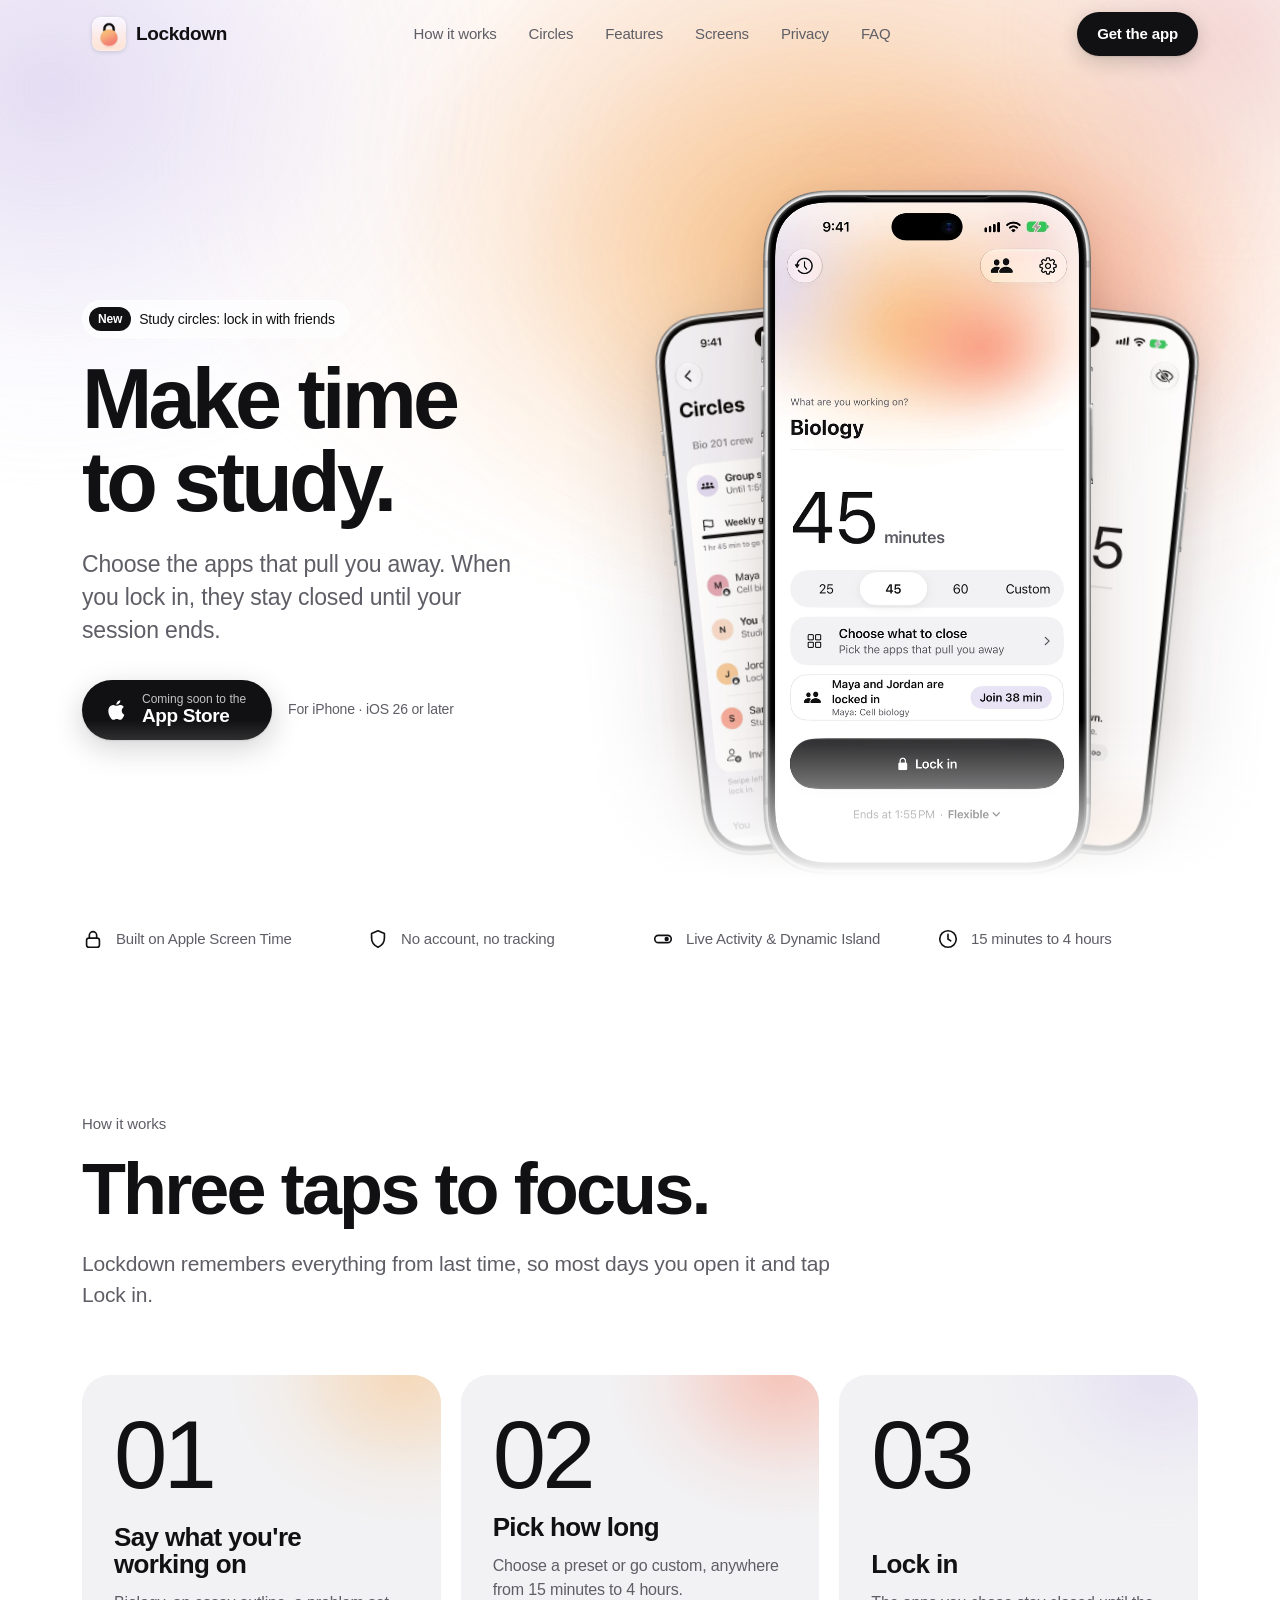
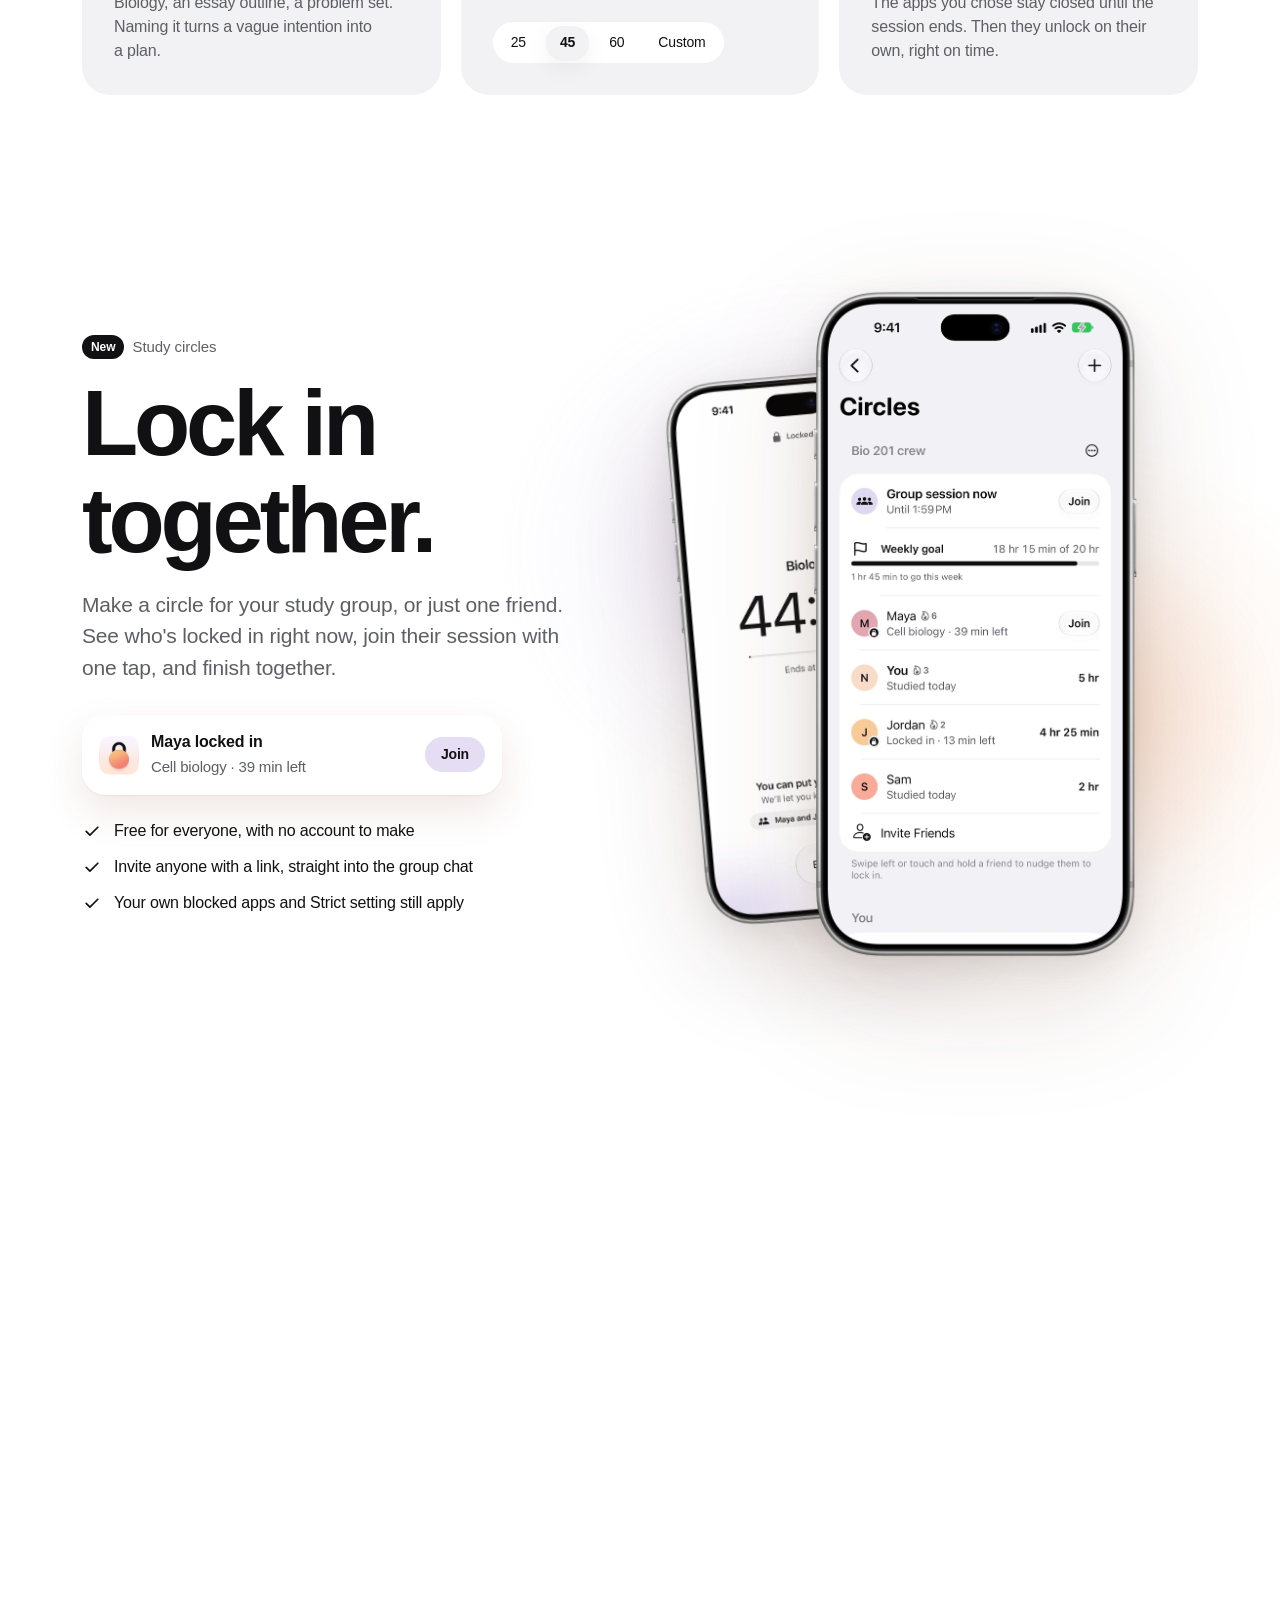
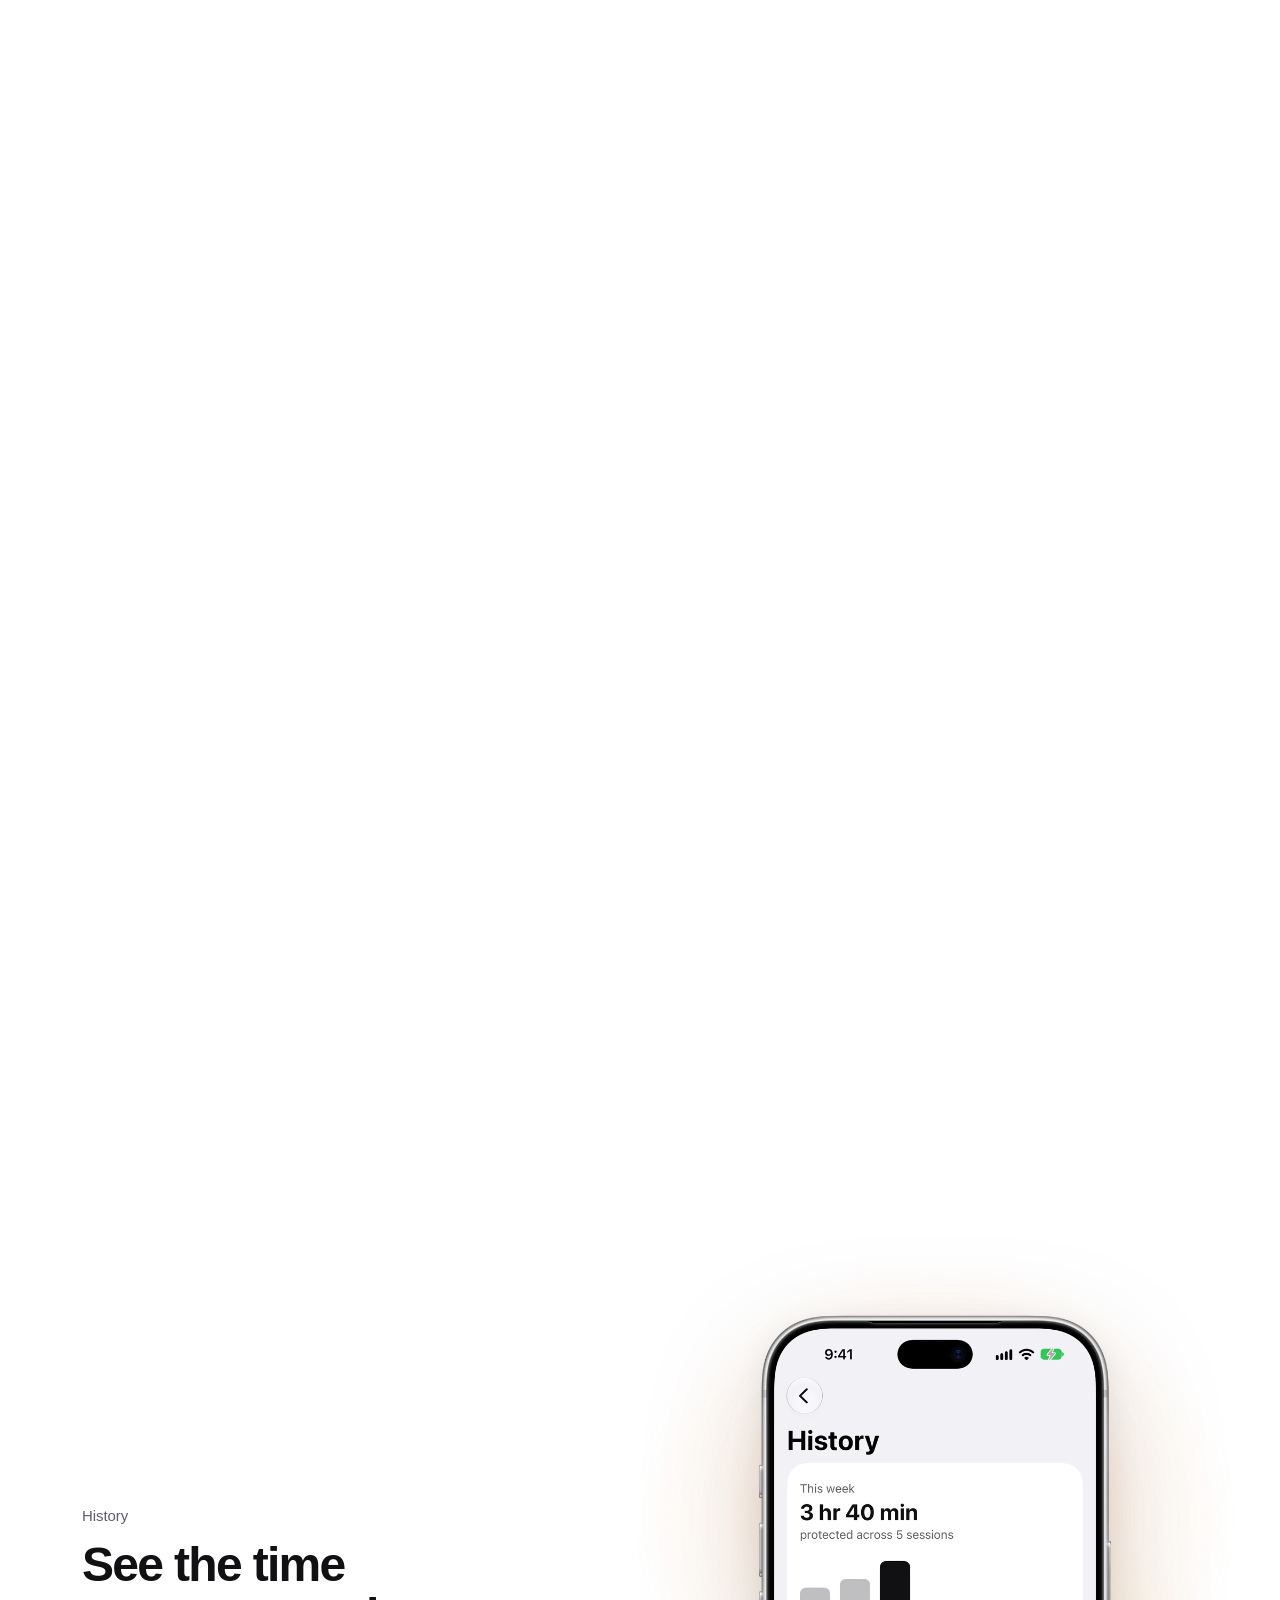
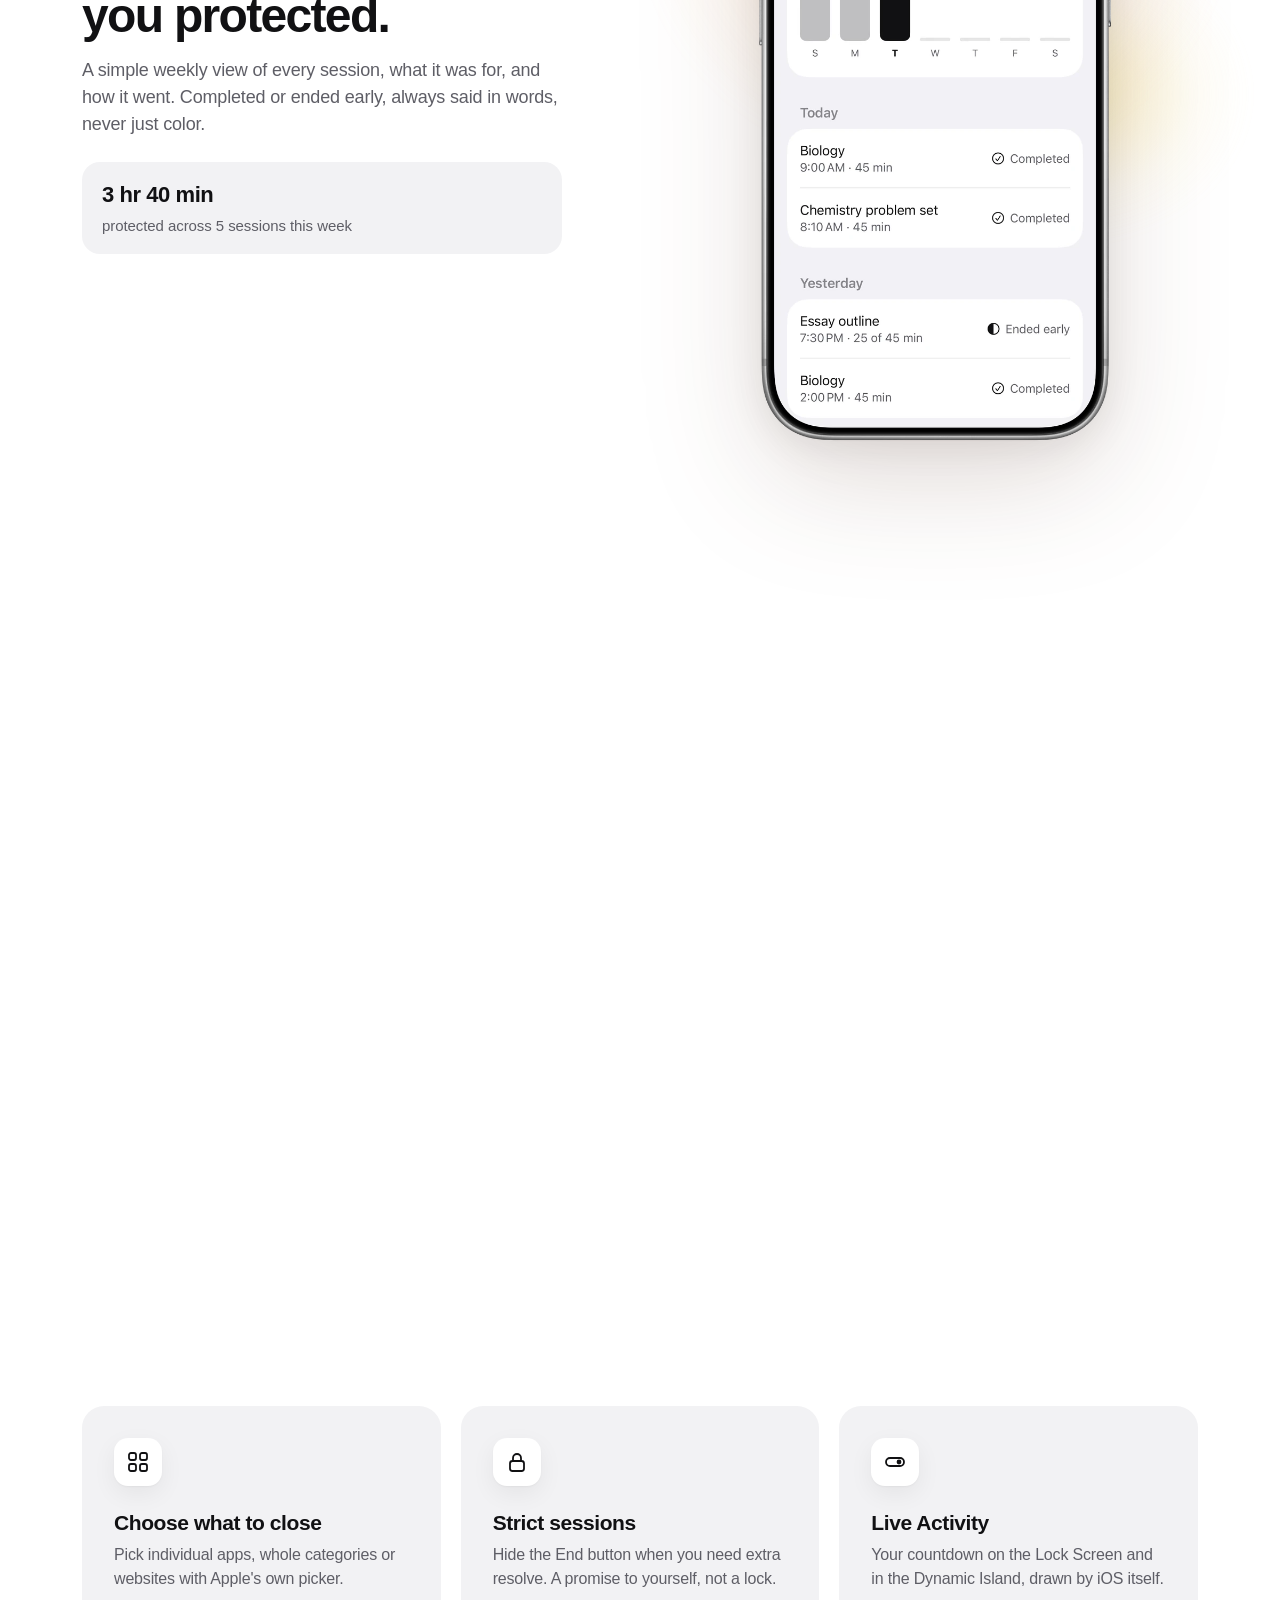
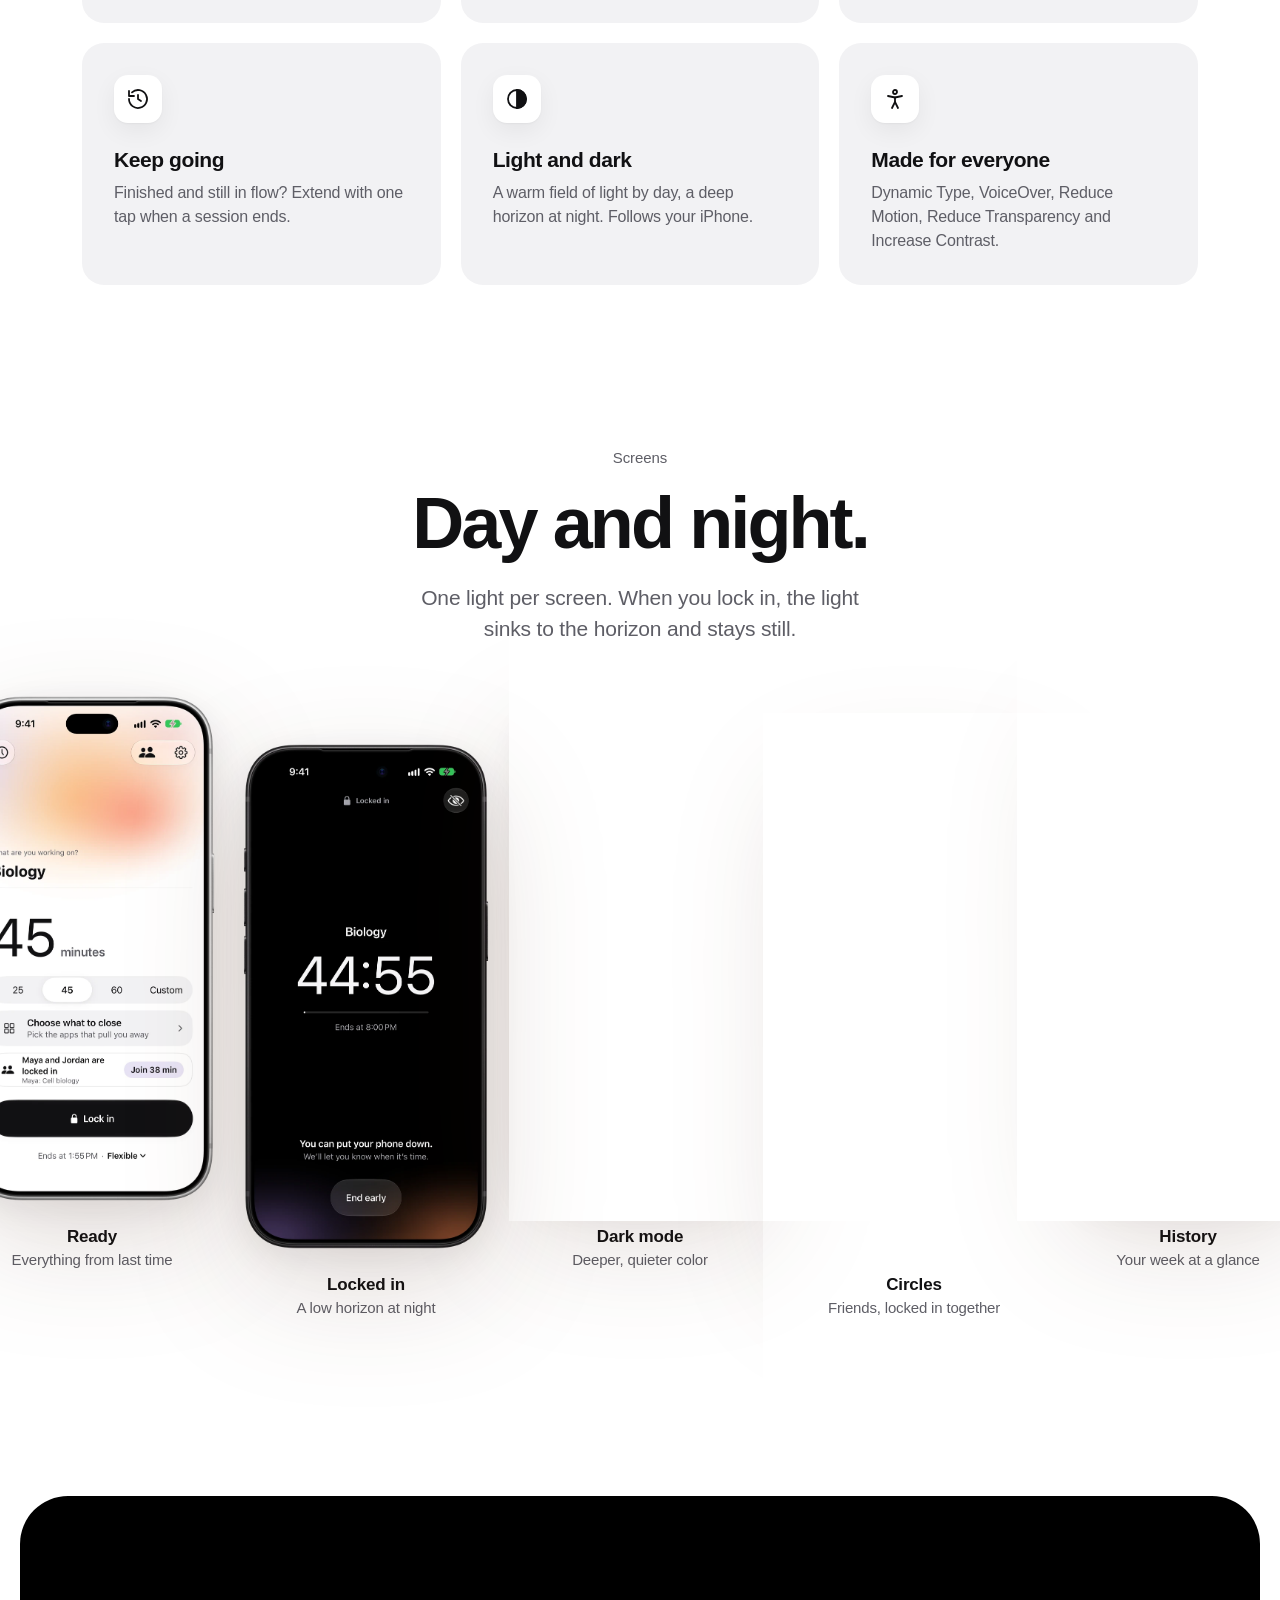
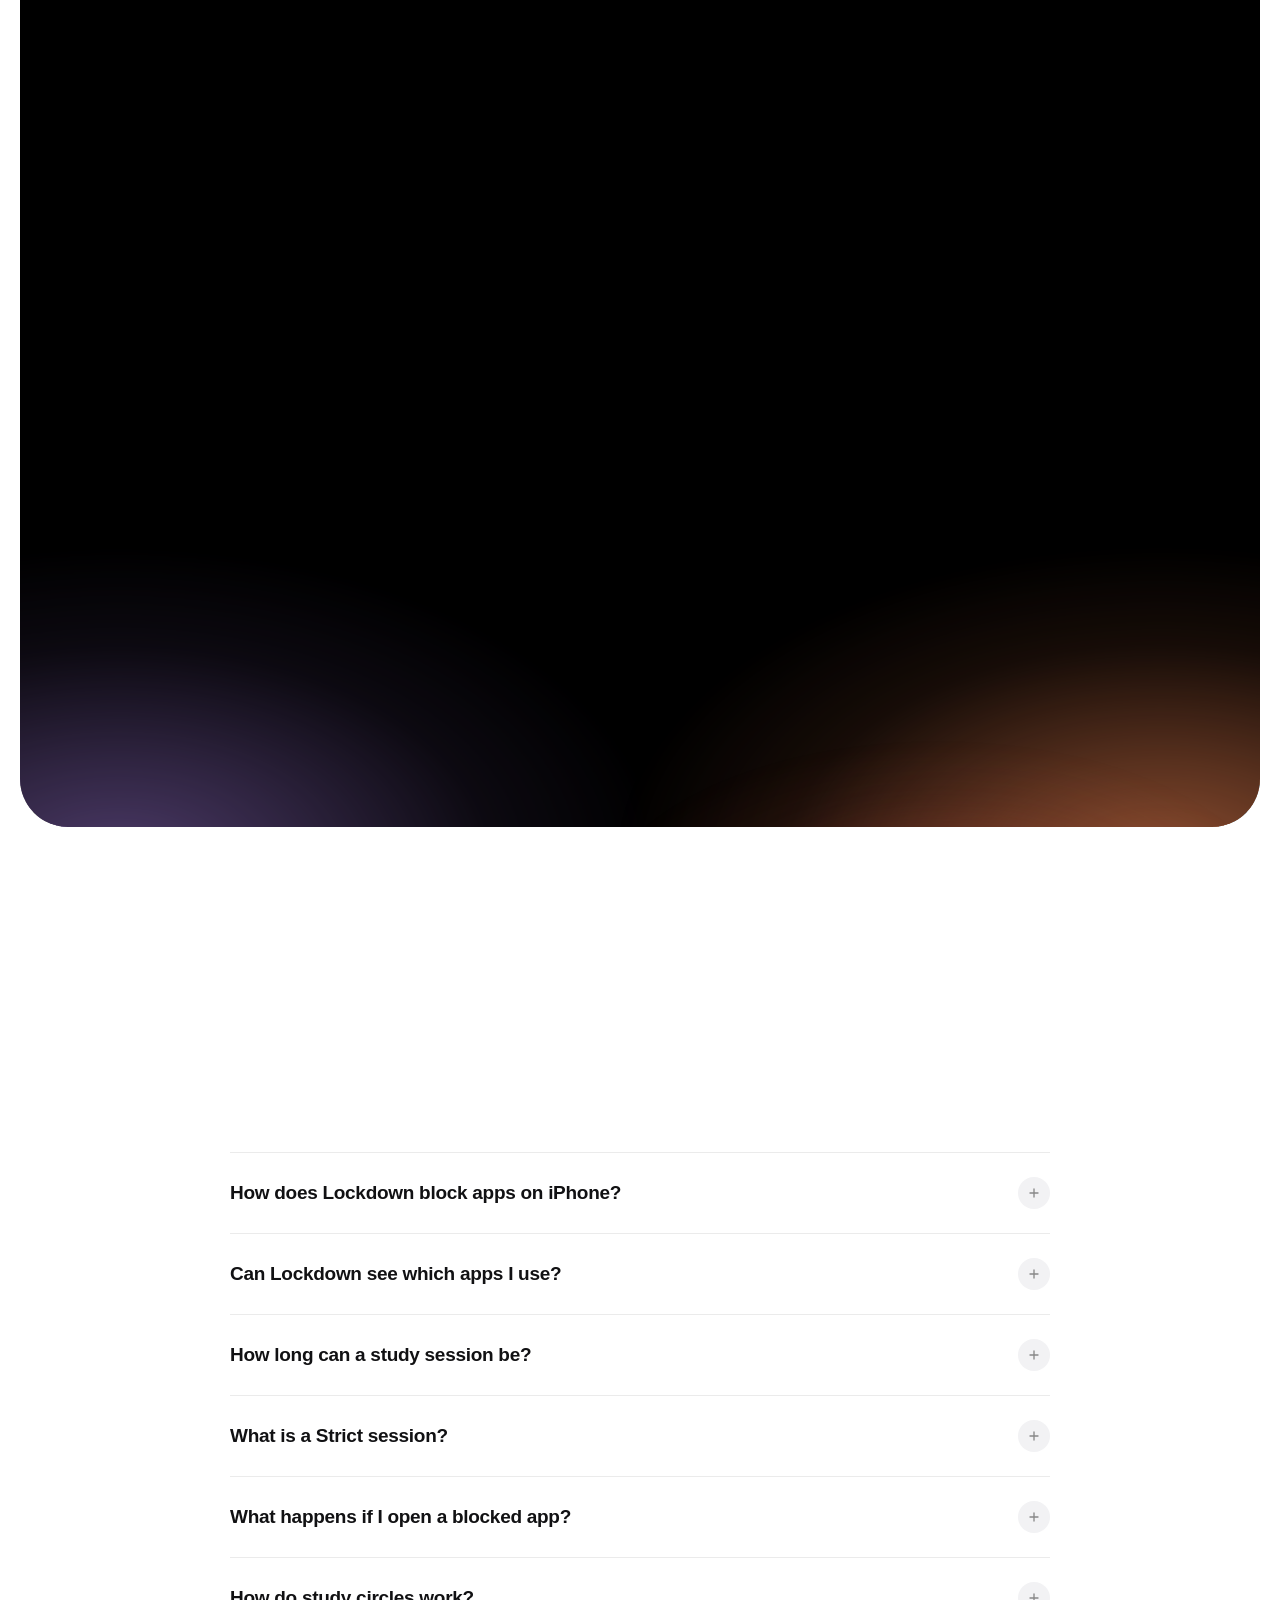
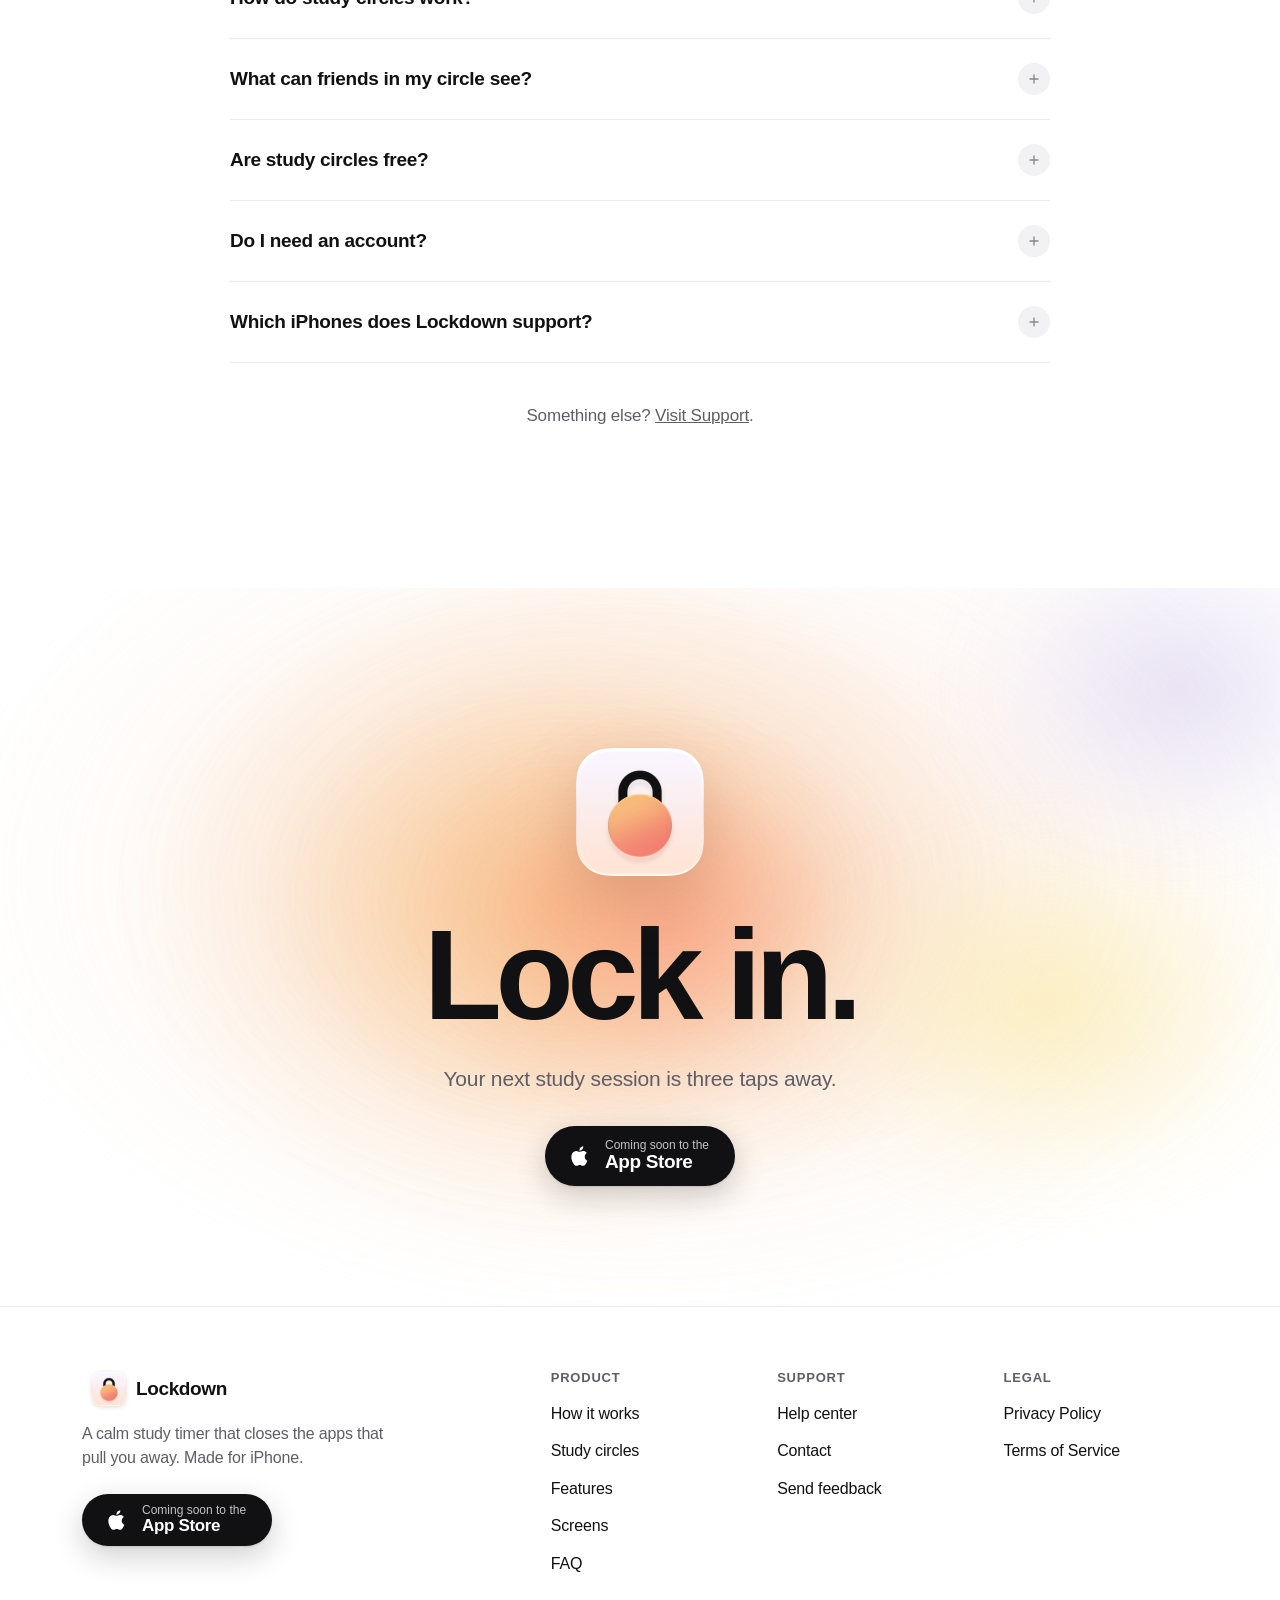
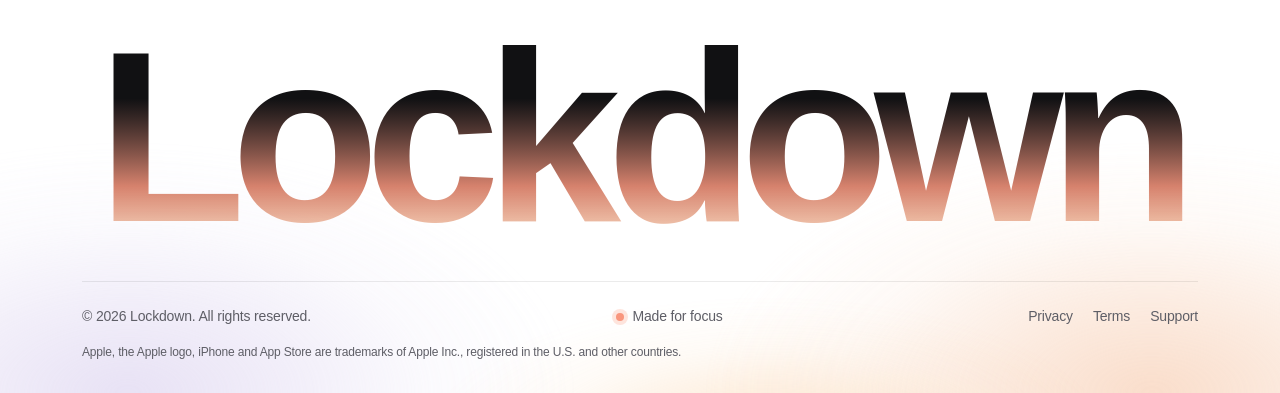
<file: index.html>
<!doctype html>
<html lang="en">
<head>
  <meta charset="utf-8">
  <meta name="viewport" content="width=device-width, initial-scale=1, viewport-fit=cover">
  <title>Lockdown: Study Focus Timer &amp; App Blocker for iPhone</title>
  <meta name="description" content="Lockdown blocks distracting apps while you study. Pick 25, 45 or 60 minutes and lock in, alone or with friends in study circles. Built on Apple Screen Time. No account, no tracking.">
  <meta name="keywords" content="study app, focus timer, app blocker, block apps iPhone, study timer, screen time, distraction blocker, pomodoro, focus app, homework app, exam revision, study with friends, study group app, accountability, Lockdown app">
  <meta name="author" content="Neel Sharma">
  <meta name="robots" content="index, follow, max-image-preview:large">
  <link rel="canonical" href="https://neel-sh.github.io/Lockdown-website/">
  <meta name="theme-color" content="#ffffff" media="(prefers-color-scheme: light)">
  <meta name="theme-color" content="#000000" media="(prefers-color-scheme: dark)">
  <meta name="color-scheme" content="light dark">
  <meta name="format-detection" content="telephone=no">

  <!-- Smart App Banner: uncomment and add the App Store ID once the app is live -->
  <!-- <meta name="apple-itunes-app" content="app-id=0000000000"> -->
  <meta name="apple-mobile-web-app-title" content="Lockdown">

  <meta property="og:type" content="website">
  <meta property="og:site_name" content="Lockdown">
  <meta property="og:title" content="Lockdown: Make time to study">
  <meta property="og:description" content="Block the apps that pull you away and lock in for focused study sessions on iPhone.">
  <meta property="og:url" content="https://neel-sh.github.io/Lockdown-website/">
  <meta property="og:image" content="https://neel-sh.github.io/Lockdown-website/assets/img/og-image.jpg">
  <meta property="og:image:width" content="1200">
  <meta property="og:image:height" content="630">
  <meta property="og:image:alt" content="Lockdown on iPhone: Make time to study.">
  <meta property="og:locale" content="en_US">
  <meta name="twitter:card" content="summary_large_image">
  <meta name="twitter:title" content="Lockdown: Make time to study">
  <meta name="twitter:description" content="Block the apps that pull you away and lock in for focused study sessions on iPhone.">
  <meta name="twitter:image" content="https://neel-sh.github.io/Lockdown-website/assets/img/og-image.jpg">

  <link rel="icon" href="favicon.ico" sizes="any">
  <link rel="icon" type="image/png" sizes="64x64" href="assets/img/favicon-64.png" media="(prefers-color-scheme: light)">
  <link rel="icon" type="image/png" sizes="64x64" href="assets/img/favicon-dark-64.png" media="(prefers-color-scheme: dark)">
  <link rel="apple-touch-icon" href="assets/img/apple-touch-icon.png">
  <link rel="manifest" href="site.webmanifest">
  <link rel="preload" as="image" imagesrcset="assets/screens/ready-675.webp 675w, assets/screens/ready.webp 1350w" imagesizes="(min-width: 1120px) 340px, 78vw" media="(prefers-color-scheme: light)" fetchpriority="high">
  <link rel="preload" as="image" imagesrcset="assets/screens/ready-dark-675.webp 675w, assets/screens/ready-dark.webp 1350w" imagesizes="(min-width: 1120px) 340px, 78vw" media="(prefers-color-scheme: dark)" fetchpriority="high">
  <link rel="stylesheet" href="assets/css/site.css">

  <script type="application/ld+json">
  {
    "@context": "https://schema.org",
    "@graph": [
      {
        "@type": "WebSite",
        "@id": "https://neel-sh.github.io/Lockdown-website/#website",
        "url": "https://neel-sh.github.io/Lockdown-website/",
        "name": "Lockdown",
        "description": "Study focus timer and app blocker for iPhone.",
        "inLanguage": "en"
      },
      {
        "@type": "MobileApplication",
        "@id": "https://neel-sh.github.io/Lockdown-website/#app",
        "name": "Lockdown",
        "alternateName": "Lockdown: Study Focus Timer",
        "operatingSystem": "iOS 26.0 or later",
        "applicationCategory": "ProductivityApplication",
        "applicationSubCategory": "Education",
        "description": "Pick the apps that pull you away, say what you're working on, and tap Lock in. Those apps stay closed until the session ends. Study circles let friends see each other lock in, join each other's sessions, nudge, and share a weekly goal. Built on Apple's Screen Time frameworks with a Live Activity on the Lock Screen and Dynamic Island.",
        "image": "https://neel-sh.github.io/Lockdown-website/assets/img/icon-512.png",
        "screenshot": [
          "https://neel-sh.github.io/Lockdown-website/assets/screens/ready.webp",
          "https://neel-sh.github.io/Lockdown-website/assets/screens/session.webp",
          "https://neel-sh.github.io/Lockdown-website/assets/screens/circles.webp",
          "https://neel-sh.github.io/Lockdown-website/assets/screens/history.webp"
        ],
        "featureList": "Block distracting apps during study sessions; 25, 45, 60 minute or custom sessions from 15 minutes to 4 hours; Strict sessions; Live Activity and Dynamic Island timer; Study circles with friends: see who's locked in, join their session, nudges, weekly group goals and group sessions; Circles widget; Weekly study history; No account and no tracking",
        "author": { "@type": "Person", "name": "Neel Sharma" },
        "publisher": { "@id": "https://neel-sh.github.io/Lockdown-website/#org" }
      },
      {
        "@type": "Organization",
        "@id": "https://neel-sh.github.io/Lockdown-website/#org",
        "name": "Lockdown",
        "url": "https://neel-sh.github.io/Lockdown-website/",
        "logo": "https://neel-sh.github.io/Lockdown-website/assets/img/icon-512.png",
        "email": "neelksharma13@gmail.com"
      },
      {
        "@type": "FAQPage",
        "mainEntity": [
          { "@type": "Question", "name": "How does Lockdown block apps on iPhone?", "acceptedAnswer": { "@type": "Answer", "text": "Lockdown uses Apple's Screen Time frameworks (Family Controls, Managed Settings and Device Activity). When you lock in, the apps you picked show a Lockdown screen instead of opening. At the end time, iOS lifts the block on its own, even if Lockdown isn't running." } },
          { "@type": "Question", "name": "Can Lockdown see which apps I use?", "acceptedAnswer": { "@type": "Answer", "text": "No. Apple only gives Lockdown opaque tokens for the apps you choose. Lockdown can show their names and icons on your screen but never learns which apps they are. Your session history stays on your iPhone." } },
          { "@type": "Question", "name": "How long can a study session be?", "acceptedAnswer": { "@type": "Answer", "text": "Pick 25, 45 or 60 minutes, or set a custom length anywhere from 15 minutes to 4 hours. 15 minutes is the shortest interval iOS allows for a scheduled block." } },
          { "@type": "Question", "name": "What is a Strict session?", "acceptedAnswer": { "@type": "Answer", "text": "A Strict session hides the End button so you're not tempted to quit. It's a promise to yourself, not a lock: turning off Lockdown in Settings > Screen Time always ends a session." } },
          { "@type": "Question", "name": "How do study circles work?", "acceptedAnswer": { "@type": "Answer", "text": "Make a circle and share its invite link in your group chat. Everyone in it can see who's locked in and until when, join a friend's session so you both finish together, nudge someone who isn't studying, and work toward one weekly goal. A friend is simply a circle of two." } },
          { "@type": "Question", "name": "What can friends in my circle see?", "acceptedAnswer": { "@type": "Answer", "text": "The name you choose, whether you're in a session and when it ends, your time studied this week and your streak. What you're working on appears only if you turn on Show what I'm working on. Friends never see which apps you block or your session history." } },
          { "@type": "Question", "name": "Are study circles free?", "acceptedAnswer": { "@type": "Answer", "text": "Yes. Joining any number of circles, making one, and everything in them is free, including joining a group session someone else set up. Lockdown Pro adds setting up a circle's weekly group session and making more circles." } },
          { "@type": "Question", "name": "Do I need an account?", "acceptedAnswer": { "@type": "Answer", "text": "No. There is no sign-up, no Lockdown account and no analytics. Study circles use the iCloud account already on your iPhone, and everything else Lockdown stores lives on your iPhone." } },
          { "@type": "Question", "name": "Which iPhones does Lockdown support?", "acceptedAnswer": { "@type": "Answer", "text": "Lockdown runs on iPhone with iOS 26 or later." } }
        ]
      }
    ]
  }
  </script>
</head>
<body>
  <a class="skip" href="#main">Skip to content</a>

  <header class="nav" role="banner">
    <div class="wrap">
      <a class="brand" href="./" aria-label="Lockdown home">
        <picture><source media="(prefers-color-scheme: dark)" srcset="assets/img/icon-dark-192.png"><img src="assets/img/icon-192.png" alt="" width="32" height="32"></picture>
        Lockdown
      </a>
      <nav aria-label="Primary">
        <ul class="nav-links">
          <li><a href="#how">How it works</a></li>
          <li><a href="#circles">Circles</a></li>
          <li><a href="#features">Features</a></li>
          <li><a href="#screens">Screens</a></li>
          <li><a href="#privacy">Privacy</a></li>
          <li><a href="#faq">FAQ</a></li>
        </ul>
      </nav>
      <a class="btn btn-primary" href="#download">Get the app</a>
    </div>
  </header>

  <main id="main">
    <!-- Hero: the Ready atmosphere, apricot and lavender overhead -->
    <section class="hero" aria-labelledby="hero-title">
      <div class="atmosphere" aria-hidden="true">
        <span class="glow drift" style="--c: var(--peach); left: 70%; top: 18%; width: 1500px; height: 1000px; --o: .8"></span>
        <span class="glow drift slow" style="--c: var(--apricot); left: 64%; top: 30%; width: 900px; height: 720px; --o: .85"></span>
        <span class="glow drift" style="--c: var(--coral); left: 80%; top: 36%; width: 620px; height: 520px; --o: .7"></span>
        <span class="glow drift slow" style="--c: var(--lavender); left: 4%; top: 10%; width: 900px; height: 800px; --o: .7"></span>
        <span class="glow" style="--c: var(--rose); left: 96%; top: 4%; width: 500px; height: 500px; --o: .25"></span>
      </div>

      <div class="wrap">
        <div class="hero-copy">
          <a class="pill reveal" href="#circles"><b>New</b> Study circles: lock in with friends</a>
          <h1 id="hero-title" class="reveal d1">Make time to&nbsp;study.</h1>
          <p class="lede reveal d2">Choose the apps that pull you away. When you lock in, they stay closed until your session&nbsp;ends.</p>
          <div class="hero-cta reveal d3">
            <a class="store" data-store href="#download" aria-label="Download Lockdown on the App Store">
              <svg viewBox="0 0 24 24" fill="currentColor" aria-hidden="true"><path d="M16.37 12.62c-.02-2.3 1.88-3.4 1.96-3.46-1.07-1.56-2.73-1.78-3.32-1.8-1.41-.14-2.76.83-3.47.83-.72 0-1.82-.81-3-.79-1.54.02-2.96.9-3.75 2.27-1.6 2.78-.41 6.89 1.15 9.14.76 1.1 1.67 2.34 2.86 2.3 1.15-.05 1.58-.74 2.97-.74 1.38 0 1.78.74 2.99.72 1.24-.02 2.02-1.12 2.77-2.23.87-1.28 1.23-2.52 1.25-2.58-.03-.01-2.39-.92-2.41-3.66zM14.1 5.86c.63-.77 1.06-1.83.94-2.89-.91.04-2.02.61-2.67 1.37-.58.68-1.1 1.77-.96 2.81 1.02.08 2.06-.52 2.69-1.29z"/></svg>
              <span><small>Download on the</small><strong>App Store</strong></span>
            </a>
            <span class="hero-note">For iPhone · iOS 26 or later</span>
          </div>
        </div>

        <div class="hero-stage reveal d2">
          <picture class="phone back left"><source media="(prefers-color-scheme: dark)" srcset="assets/screens/circles-dark-675.webp"><img src="assets/screens/circles-675.webp" alt="" width="675" height="1380" loading="lazy" decoding="async" aria-hidden="true"></picture>
          <picture class="phone back right"><source media="(prefers-color-scheme: dark)" srcset="assets/screens/session-dark-675.webp"><img src="assets/screens/session-675.webp" alt="" width="675" height="1380" loading="lazy" decoding="async" aria-hidden="true"></picture>
          <picture>
            <source media="(prefers-color-scheme: dark)" srcset="assets/screens/ready-dark-675.webp 675w, assets/screens/ready-dark.webp 1350w" sizes="(min-width: 1120px) 340px, 78vw">
            <img class="phone" src="assets/screens/ready.webp" srcset="assets/screens/ready-675.webp 675w, assets/screens/ready.webp 1350w" sizes="(min-width: 1120px) 340px, 78vw" alt="Lockdown's Ready screen on iPhone: working on Biology for 45 minutes, with Maya and Jordan locked in and a Join button" width="1350" height="2760" fetchpriority="high">
          </picture>
        </div>
      </div>
      <div class="hero-fade" aria-hidden="true"></div>
    </section>

    <section class="strip" aria-label="Highlights">
      <div class="wrap">
        <ul>
          <li class="reveal"><svg viewBox="0 0 24 24" fill="none" stroke="currentColor" stroke-width="1.8" stroke-linecap="round" stroke-linejoin="round" aria-hidden="true"><rect x="5" y="11" width="14" height="10" rx="2.5"/><path d="M8 11V8a4 4 0 0 1 8 0v3"/></svg>Built on Apple Screen Time</li>
          <li class="reveal d1"><svg viewBox="0 0 24 24" fill="none" stroke="currentColor" stroke-width="1.8" stroke-linecap="round" stroke-linejoin="round" aria-hidden="true"><path d="M12 3l7 3v5c0 5-3.5 8.5-7 10-3.5-1.5-7-5-7-10V6l7-3z"/></svg>No account, no tracking</li>
          <li class="reveal d2"><svg viewBox="0 0 24 24" fill="none" stroke="currentColor" stroke-width="1.8" stroke-linecap="round" stroke-linejoin="round" aria-hidden="true"><rect x="3" y="8" width="18" height="8" rx="4"/><circle cx="16" cy="12" r="1.5" fill="currentColor"/></svg>Live Activity &amp; Dynamic Island</li>
          <li class="reveal d3"><svg viewBox="0 0 24 24" fill="none" stroke="currentColor" stroke-width="1.8" stroke-linecap="round" stroke-linejoin="round" aria-hidden="true"><circle cx="12" cy="12" r="9"/><path d="M12 7v5l3 2"/></svg>15 minutes to 4 hours</li>
        </ul>
      </div>
    </section>

    <!-- How it works -->
    <section class="section" id="how" aria-labelledby="how-title">
      <div class="wrap">
        <div class="section-head reveal">
          <span class="eyebrow">How it works</span>
          <h2 id="how-title">Three taps to&nbsp;focus.</h2>
          <p class="sub">Lockdown remembers everything from last time, so most days you open it and tap Lock&nbsp;in.</p>
        </div>
        <ol class="steps">
          <li class="step reveal">
            <span class="glow" aria-hidden="true" style="--c: var(--apricot); left: 90%; top: 0%; width: 360px; height: 300px"></span>
            <span class="num" aria-hidden="true">01</span>
            <h3>Say what you're working&nbsp;on</h3>
            <p>Biology, an essay outline, a problem set. Naming it turns a vague intention into a&nbsp;plan.</p>
          </li>
          <li class="step reveal d1">
            <span class="glow" aria-hidden="true" style="--c: var(--coral); left: 90%; top: 0%; width: 360px; height: 300px"></span>
            <span class="num" aria-hidden="true">02</span>
            <h3>Pick how long</h3>
            <p>Choose a preset or go custom, anywhere from 15&nbsp;minutes to 4&nbsp;hours.</p>
            <div class="chips" aria-hidden="true"><span>25</span><span class="on">45</span><span>60</span><span>Custom</span></div>
          </li>
          <li class="step reveal d2">
            <span class="glow" aria-hidden="true" style="--c: var(--lavender); left: 90%; top: 0%; width: 360px; height: 300px"></span>
            <span class="num" aria-hidden="true">03</span>
            <h3>Lock in</h3>
            <p>The apps you chose stay closed until the session ends. Then they unlock on their own, right on&nbsp;time.</p>
          </li>
        </ol>
      </div>
    </section>

    <!-- Circles: friends lock in together -->
    <section class="section circles" id="circles" aria-labelledby="circles-title" style="padding-top: 0">
      <div class="wrap">
        <div class="circles-hero">
          <div class="copy">
            <span class="eyebrow reveal"><span class="tag">New</span> Study circles</span>
            <h2 id="circles-title" class="reveal d1">Lock in <br>together.</h2>
            <p class="sub reveal d2">Make a circle for your study group, or just one friend. See who's locked in right now, join their session with one tap, and finish&nbsp;together.</p>
            <div class="notif reveal d3" aria-label="Example notification: Maya locked in, Cell biology, 39 minutes left, with a Join button">
              <picture><source media="(prefers-color-scheme: dark)" srcset="assets/img/icon-dark-192.png"><img src="assets/img/icon-192.png" alt="" width="40" height="40" loading="lazy"></picture>
              <div><strong>Maya locked in</strong><span>Cell biology · 39 min left</span></div>
              <span class="notif-btn" aria-hidden="true">Join</span>
              <time aria-hidden="true">now</time>
            </div>
            <ul class="ticks reveal d3">
              <li><svg viewBox="0 0 24 24" fill="none" stroke="currentColor" stroke-width="2" stroke-linecap="round" stroke-linejoin="round" aria-hidden="true"><path d="M5 12.5l4.5 4.5L19 7.5"/></svg>Free for everyone, with no account to make</li>
              <li><svg viewBox="0 0 24 24" fill="none" stroke="currentColor" stroke-width="2" stroke-linecap="round" stroke-linejoin="round" aria-hidden="true"><path d="M5 12.5l4.5 4.5L19 7.5"/></svg>Invite anyone with a link, straight into the group&nbsp;chat</li>
              <li><svg viewBox="0 0 24 24" fill="none" stroke="currentColor" stroke-width="2" stroke-linecap="round" stroke-linejoin="round" aria-hidden="true"><path d="M5 12.5l4.5 4.5L19 7.5"/></svg>Your own blocked apps and Strict setting still&nbsp;apply</li>
            </ul>
          </div>
          <div class="duo reveal d1">
            <span class="glow" aria-hidden="true" style="--c: var(--lavender); left: 30%; top: 40%; width: 640px; height: 560px; --o: .75"></span>
            <span class="glow" aria-hidden="true" style="--c: var(--peach); left: 74%; top: 62%; width: 640px; height: 560px; --o: .8"></span>
            <picture class="phone back"><source media="(prefers-color-scheme: dark)" srcset="assets/screens/session-dark-675.webp"><img src="assets/screens/session-675.webp" alt="A study session with the line: Maya and Jordan are locked in too" width="675" height="1380" loading="lazy" decoding="async"></picture>
            <picture class="phone front"><source media="(prefers-color-scheme: dark)" srcset="assets/screens/circles-dark-675.webp 675w, assets/screens/circles-dark.webp 1350w" sizes="(min-width: 900px) 330px, 70vw"><img src="assets/screens/circles.webp" srcset="assets/screens/circles-675.webp 675w, assets/screens/circles.webp 1350w" sizes="(min-width: 900px) 330px, 70vw" alt="Lockdown Circles screen: Bio 201 crew with a group session now, a weekly goal of 18 hours 15 minutes of 20, and Maya and Jordan locked in" width="1350" height="2760" loading="lazy" decoding="async"></picture>
          </div>
        </div>

        <div class="grid">
          <div class="card reveal">
            <div class="ico"><svg viewBox="0 0 24 24" fill="none" stroke="currentColor" stroke-width="1.8" stroke-linecap="round" stroke-linejoin="round" aria-hidden="true"><circle cx="9" cy="8" r="3.2"/><path d="M3 20c.8-3.4 3.2-5.2 6-5.2s5.2 1.8 6 5.2"/><circle cx="17" cy="9" r="2.6"/><path d="M16.2 14.4c2.4.2 4.1 1.8 4.8 4.6"/></svg></div>
            <h3>See who's locked in</h3>
            <p>Who's studying right now and until when, plus everyone's time this week, ranked, with&nbsp;streaks.</p>
          </div>
          <div class="card reveal d1">
            <div class="ico"><svg viewBox="0 0 24 24" fill="none" stroke="currentColor" stroke-width="1.8" stroke-linecap="round" stroke-linejoin="round" aria-hidden="true"><path d="M5 12h12"/><path d="M13 6l6 6-6 6"/></svg></div>
            <h3>Join in one tap</h3>
            <p>Join a friend from Circles, the Ready screen, a notification or the widget. Your session ends when theirs&nbsp;does.</p>
          </div>
          <div class="card reveal d2">
            <div class="ico"><svg viewBox="0 0 24 24" fill="none" stroke="currentColor" stroke-width="1.8" stroke-linecap="round" stroke-linejoin="round" aria-hidden="true"><path d="M18 8a6 6 0 0 0-12 0c0 7-3 8-3 8h18s-3-1-3-8"/><path d="M10.3 20a1.9 1.9 0 0 0 3.4 0"/></svg></div>
            <h3>Nudge a friend</h3>
            <p>Swipe on a friend who isn't studying to send a gentle "lock in?". Their notification has a Lock In&nbsp;button.</p>
          </div>
          <div class="card reveal">
            <div class="ico"><svg viewBox="0 0 24 24" fill="none" stroke="currentColor" stroke-width="1.8" stroke-linecap="round" stroke-linejoin="round" aria-hidden="true"><path d="M5 21V4"/><path d="M5 4h11l-2 4 2 4H5"/></svg></div>
            <h3>One weekly goal</h3>
            <p>Set a goal for the whole circle, from 5 to 50 hours, and watch it fill as everyone&nbsp;studies.</p>
          </div>
          <div class="card reveal d1">
            <div class="ico"><svg viewBox="0 0 24 24" fill="none" stroke="currentColor" stroke-width="1.8" stroke-linecap="round" stroke-linejoin="round" aria-hidden="true"><rect x="3" y="5" width="18" height="16" rx="3"/><path d="M3 10h18"/><path d="M8 3v4M16 3v4"/></svg></div>
            <h3>Group sessions</h3>
            <p>Pick a weekly time and everyone gets a reminder with a Lock In button, so the whole group starts&nbsp;together.</p>
          </div>
          <div class="card reveal d2">
            <div class="ico"><svg viewBox="0 0 24 24" fill="none" stroke="currentColor" stroke-width="1.8" stroke-linecap="round" stroke-linejoin="round" aria-hidden="true"><rect x="3" y="3" width="8" height="8" rx="2.5"/><rect x="13" y="3" width="8" height="8" rx="2.5"/><rect x="3" y="13" width="18" height="8" rx="2.5"/></svg></div>
            <h3>Circles widget</h3>
            <p>Live countdowns for friends on your Home Screen and Lock Screen, with a Join button for&nbsp;each.</p>
          </div>
        </div>
        <p class="muted reveal circles-note">Joining circles, making one, and joining any group session are free. Lockdown Pro adds setting up group sessions and making more&nbsp;circles.</p>
      </div>
    </section>

    <!-- Showcase -->
    <section class="section" id="features" aria-labelledby="features-title" style="padding-top: 0">
      <div class="wrap">
        <div class="section-head reveal">
          <span class="eyebrow">Features</span>
          <h2 id="features-title">Quiet by design.</h2>
          <p class="sub">No streaks to protect, no badges to chase. Just a calm screen, a clear timer and the time you set&nbsp;aside.</p>
        </div>

        <div class="showcase">
          <article class="row">
            <div class="media reveal">
              <span class="glow" aria-hidden="true" style="--c: var(--peach); left: 50%; top: 82%; width: 640px; height: 360px; --o: .8"></span>
              <span class="glow" aria-hidden="true" style="--c: var(--lavender); left: 22%; top: 85%; width: 380px; height: 280px; --o: .7"></span>
              <picture><source media="(prefers-color-scheme: dark)" srcset="assets/screens/session-dark-675.webp 675w, assets/screens/session-dark.webp 1350w" sizes="(min-width: 900px) 360px, 76vw"><img src="assets/screens/session.webp" srcset="assets/screens/session-675.webp 675w, assets/screens/session.webp 1350w" sizes="(min-width: 900px) 360px, 76vw" alt="A Lockdown study session in progress: Biology, 44 minutes 35 seconds remaining, with Maya and Jordan locked in too" width="1350" height="2760" loading="lazy" decoding="async" class="phone"></picture>
            </div>
            <div class="copy reveal d1">
              <span class="eyebrow">During a session</span>
              <h3>You can put your phone&nbsp;down.</h3>
              <p>A large, steady countdown and nothing else. Prefer not to watch the clock? Hide the countdown and Lockdown lets you know when it's&nbsp;time.</p>
              <ul class="ticks">
                <li><svg viewBox="0 0 24 24" fill="none" stroke="currentColor" stroke-width="2" stroke-linecap="round" stroke-linejoin="round" aria-hidden="true"><path d="M5 12.5l4.5 4.5L19 7.5"/></svg>Live Activity on the Lock Screen and Dynamic&nbsp;Island</li>
                <li><svg viewBox="0 0 24 24" fill="none" stroke="currentColor" stroke-width="2" stroke-linecap="round" stroke-linejoin="round" aria-hidden="true"><path d="M5 12.5l4.5 4.5L19 7.5"/></svg>Apps unlock on time, even if Lockdown is&nbsp;closed</li>
                <li><svg viewBox="0 0 24 24" fill="none" stroke="currentColor" stroke-width="2" stroke-linecap="round" stroke-linejoin="round" aria-hidden="true"><path d="M5 12.5l4.5 4.5L19 7.5"/></svg>See which friends are locked in with&nbsp;you</li>
                <li><svg viewBox="0 0 24 24" fill="none" stroke="currentColor" stroke-width="2" stroke-linecap="round" stroke-linejoin="round" aria-hidden="true"><path d="M5 12.5l4.5 4.5L19 7.5"/></svg>A notification when the session&nbsp;ends</li>
              </ul>
            </div>
          </article>

          <article class="row flip">
            <div class="media reveal">
              <span class="glow" aria-hidden="true" style="--c: var(--apricot); left: 50%; top: 30%; width: 600px; height: 520px; --o: .55"></span>
              <span class="glow" aria-hidden="true" style="--c: var(--yellow); left: 76%; top: 52%; width: 360px; height: 300px; --o: .6"></span>
              <img src="assets/screens/history.webp" srcset="assets/screens/history-675.webp 675w, assets/screens/history.webp 1350w" sizes="(min-width: 900px) 360px, 76vw" alt="Lockdown History screen showing 3 hours 40 minutes protected across 5 sessions this week" width="1350" height="2760" loading="lazy" decoding="async" class="phone">
            </div>
            <div class="copy reveal d1">
              <span class="eyebrow">History</span>
              <h3>See the time you&nbsp;protected.</h3>
              <p>A simple weekly view of every session, what it was for, and how it went. Completed or ended early, always said in words, never just&nbsp;color.</p>
              <div class="quote">3 hr 40 min<small>protected across 5 sessions this week</small></div>
            </div>
          </article>

          <article class="row">
            <div class="media reveal">
              <span class="glow" aria-hidden="true" style="--c: var(--coral); left: 50%; top: 34%; width: 520px; height: 520px; --o: .55"></span>
              <span class="glow" aria-hidden="true" style="--c: var(--rose); left: 50%; top: 34%; width: 760px; height: 760px; --o: .3"></span>
              <img src="assets/screens/welcome.webp" srcset="assets/screens/welcome-675.webp 675w, assets/screens/welcome.webp 1350w" sizes="(min-width: 900px) 360px, 76vw" alt="Lockdown welcome screen: Make time to study. Setup takes about a minute." width="1350" height="2760" loading="lazy" decoding="async" class="phone">
            </div>
            <div class="copy reveal d1">
              <span class="eyebrow">Setup</span>
              <h3>Ready in about a&nbsp;minute.</h3>
              <p>Allow Screen Time access, pick the apps that pull you away, and you're done. Change them any time from the Ready&nbsp;screen.</p>
              <div class="quote">"You set this time aside for Biology."<small>What you'll see if you open a blocked app mid-session</small></div>
            </div>
          </article>
        </div>

        <div class="grid">
          <div class="card reveal">
            <div class="ico"><svg viewBox="0 0 24 24" fill="none" stroke="currentColor" stroke-width="1.8" stroke-linecap="round" stroke-linejoin="round" aria-hidden="true"><rect x="3" y="3" width="7" height="7" rx="2"/><rect x="14" y="3" width="7" height="7" rx="2"/><rect x="3" y="14" width="7" height="7" rx="2"/><rect x="14" y="14" width="7" height="7" rx="2"/></svg></div>
            <h3>Choose what to close</h3>
            <p>Pick individual apps, whole categories or websites with Apple's own picker.</p>
          </div>
          <div class="card reveal d1">
            <div class="ico"><svg viewBox="0 0 24 24" fill="none" stroke="currentColor" stroke-width="1.8" stroke-linecap="round" stroke-linejoin="round" aria-hidden="true"><rect x="5" y="11" width="14" height="10" rx="2.5"/><path d="M8 11V8a4 4 0 0 1 8 0v3"/></svg></div>
            <h3>Strict sessions</h3>
            <p>Hide the End button when you need extra resolve. A promise to yourself, not a lock.</p>
          </div>
          <div class="card reveal d2">
            <div class="ico"><svg viewBox="0 0 24 24" fill="none" stroke="currentColor" stroke-width="1.8" stroke-linecap="round" stroke-linejoin="round" aria-hidden="true"><rect x="3" y="8" width="18" height="8" rx="4"/><circle cx="16" cy="12" r="1.5" fill="currentColor"/></svg></div>
            <h3>Live Activity</h3>
            <p>Your countdown on the Lock Screen and in the Dynamic Island, drawn by iOS itself.</p>
          </div>
          <div class="card reveal">
            <div class="ico"><svg viewBox="0 0 24 24" fill="none" stroke="currentColor" stroke-width="1.8" stroke-linecap="round" stroke-linejoin="round" aria-hidden="true"><path d="M3 12a9 9 0 1 0 3-6.7"/><path d="M3 4v5h5"/><path d="M12 8v4l3 2"/></svg></div>
            <h3>Keep going</h3>
            <p>Finished and still in flow? Extend with one tap when a session ends.</p>
          </div>
          <div class="card reveal d1">
            <div class="ico"><svg viewBox="0 0 24 24" fill="none" stroke="currentColor" stroke-width="1.8" stroke-linecap="round" stroke-linejoin="round" aria-hidden="true"><circle cx="12" cy="12" r="9"/><path d="M12 3v18"/><path d="M12 3a9 9 0 0 1 0 18" fill="currentColor"/></svg></div>
            <h3>Light and dark</h3>
            <p>A warm field of light by day, a deep horizon at night. Follows your iPhone.</p>
          </div>
          <div class="card reveal d2">
            <div class="ico"><svg viewBox="0 0 24 24" fill="none" stroke="currentColor" stroke-width="1.8" stroke-linecap="round" stroke-linejoin="round" aria-hidden="true"><circle cx="12" cy="5" r="2"/><path d="M5 9l7 1.5L19 9"/><path d="M12 10.5V15l-3 6"/><path d="M12 15l3 6"/></svg></div>
            <h3>Made for everyone</h3>
            <p>Dynamic Type, VoiceOver, Reduce Motion, Reduce Transparency and Increase Contrast.</p>
          </div>
        </div>
      </div>
    </section>

    <!-- Screens -->
    <section class="section" id="screens" aria-labelledby="screens-title" style="padding-top: 0; overflow: hidden">
      <div class="wrap">
        <div class="section-head center reveal">
          <span class="eyebrow">Screens</span>
          <h2 id="screens-title">Day and night.</h2>
          <p class="sub">One light per screen. When you lock in, the light sinks to the horizon and stays&nbsp;still.</p>
        </div>
        <div class="gallery" role="list">
          <figure role="listitem" class="reveal">
            <img class="phone" src="assets/screens/ready-675.webp" alt="Ready screen in light mode" width="675" height="1380" loading="lazy" decoding="async">
            <figcaption><strong>Ready</strong>Everything from last time</figcaption>
          </figure>
          <figure role="listitem" class="reveal d1">
            <img class="phone" src="assets/screens/session-dark-675.webp" alt="Study session in dark mode, Biology, 44 minutes 55 seconds remaining" width="675" height="1380" loading="lazy" decoding="async">
            <figcaption><strong>Locked in</strong>A low horizon at night</figcaption>
          </figure>
          <figure role="listitem" class="reveal d2">
            <img class="phone" src="assets/screens/ready-dark-675.webp" alt="Ready screen in dark mode" width="675" height="1380" loading="lazy" decoding="async">
            <figcaption><strong>Dark mode</strong>Deeper, quieter color</figcaption>
          </figure>
          <figure role="listitem" class="reveal d3">
            <img class="phone" src="assets/screens/circles-dark-675.webp" alt="Circles screen in dark mode" width="675" height="1380" loading="lazy" decoding="async">
            <figcaption><strong>Circles</strong>Friends, locked in together</figcaption>
          </figure>
          <figure role="listitem" class="reveal d3">
            <img class="phone" src="assets/screens/history-675.webp" alt="History screen with weekly chart" width="675" height="1380" loading="lazy" decoding="async">
            <figcaption><strong>History</strong>Your week at a glance</figcaption>
          </figure>
        </div>
      </div>
    </section>

    <!-- Privacy -->
    <section class="band" id="privacy" aria-labelledby="privacy-title">
      <div class="band-inner">
        <div class="atmosphere" aria-hidden="true">
          <span class="glow drift" style="--c: #674f8d; left: 8%; top: 104%; width: 1100px; height: 640px; --o: .75"></span>
          <span class="glow drift slow" style="--c: #a95d3a; left: 92%; top: 104%; width: 1100px; height: 640px; --o: .85"></span>
          <span class="glow" style="--c: #ca5843; left: 74%; top: 110%; width: 700px; height: 360px; --o: .4"></span>
        </div>
        <div class="wrap" style="position: relative; z-index: 1">
          <div class="section-head reveal">
            <span class="eyebrow muted">Privacy</span>
            <h2 id="privacy-title">Your choices stay&nbsp;yours.</h2>
            <p class="sub muted">Apple keeps the apps you pick private, even from Lockdown. Your history stays on your iPhone, and circles share only what you choose, through your own&nbsp;iCloud.</p>
          </div>
          <div class="grid">
            <div class="card reveal">
              <div class="ico"><svg viewBox="0 0 24 24" fill="none" stroke="currentColor" stroke-width="1.8" stroke-linecap="round" stroke-linejoin="round" aria-hidden="true"><circle cx="12" cy="8" r="4"/><path d="M4 21c1.5-4 4.5-6 8-6s6.5 2 8 6"/><path d="M3 3l18 18"/></svg></div>
              <h3>No account</h3>
              <p>No sign-up, no email, no password. Open it and start.</p>
            </div>
            <div class="card reveal d1">
              <div class="ico"><svg viewBox="0 0 24 24" fill="none" stroke="currentColor" stroke-width="1.8" stroke-linecap="round" stroke-linejoin="round" aria-hidden="true"><path d="M2 12s3.5-7 10-7 10 7 10 7-3.5 7-10 7S2 12 2 12z"/><circle cx="12" cy="12" r="3"/><path d="M3 3l18 18"/></svg></div>
              <h3>No tracking</h3>
              <p>No analytics, no ads, no third-party SDKs. Lockdown has no server; circles sync through Apple's iCloud.</p>
            </div>
            <div class="card reveal d2">
              <div class="ico"><svg viewBox="0 0 24 24" fill="none" stroke="currentColor" stroke-width="1.8" stroke-linecap="round" stroke-linejoin="round" aria-hidden="true"><rect x="6" y="2" width="12" height="20" rx="3"/><path d="M10 18h4"/></svg></div>
              <h3>On your iPhone</h3>
              <p>Preferences, block lists and history never leave the device. Delete them any time in Settings.</p>
            </div>
          </div>
          <p class="reveal" style="margin-top: 40px"><a class="btn btn-glass" href="privacy/" style="background: rgba(255,255,255,.1); color: #f5f5f7; border-color: rgba(255,255,255,.14)">Read the Privacy Policy</a></p>
        </div>
      </div>
    </section>

    <!-- FAQ -->
    <section class="section" id="faq" aria-labelledby="faq-title">
      <div class="wrap">
        <div class="section-head center reveal">
          <span class="eyebrow">FAQ</span>
          <h2 id="faq-title">Questions, answered.</h2>
        </div>
        <div class="faq reveal">
          <details>
            <summary>How does Lockdown block apps on iPhone?</summary>
            <div class="answer"><p>Lockdown uses Apple's Screen Time frameworks (Family Controls, Managed Settings and Device Activity). When you lock in, the apps you picked show a Lockdown screen instead of opening. At the end time, iOS lifts the block on its own, even if Lockdown isn't running.</p></div>
          </details>
          <details>
            <summary>Can Lockdown see which apps I use?</summary>
            <div class="answer"><p>No. Apple only gives Lockdown opaque tokens for the apps you choose. Lockdown can show their names and icons on your screen but never learns which apps they are. Your session history stays on your iPhone.</p></div>
          </details>
          <details>
            <summary>How long can a study session be?</summary>
            <div class="answer"><p>Pick 25, 45 or 60 minutes, or set a custom length anywhere from 15 minutes to 4 hours. 15 minutes is the shortest interval iOS allows for a scheduled block.</p></div>
          </details>
          <details>
            <summary>What is a Strict session?</summary>
            <div class="answer"><p>A Strict session hides the End button so you're not tempted to quit. It's a promise to yourself, not a lock: turning off Lockdown in Settings › Screen Time always ends a session.</p></div>
          </details>
          <details>
            <summary>What happens if I open a blocked app?</summary>
            <div class="answer"><p>You'll see a calm reminder, for example "You set this time aside for Biology. Instagram is available at 4:45 PM.", with buttons to close it or open Lockdown.</p></div>
          </details>
          <details>
            <summary>How do study circles work?</summary>
            <div class="answer"><p>Make a circle and share its invite link in your group chat. Everyone in it can see who's locked in and until when, join a friend's session so you both finish together, nudge someone who isn't studying, and work toward one weekly goal. A friend is simply a circle of two.</p></div>
          </details>
          <details>
            <summary>What can friends in my circle see?</summary>
            <div class="answer"><p>The name you choose, whether you're in a session and when it ends, your time studied this week and your streak. What you're working on appears only if you turn on "Show what I'm working on".</p><p>Friends never see which apps you block, your settings or your session history.</p></div>
          </details>
          <details>
            <summary>Are study circles free?</summary>
            <div class="answer"><p>Yes. Joining any number of circles, making one, and everything in them is free, including joining a group session someone else set up. Lockdown Pro adds setting up a circle's weekly group session and making more circles.</p></div>
          </details>
          <details>
            <summary>Do I need an account?</summary>
            <div class="answer"><p>No. There is no sign-up, no Lockdown account and no analytics. Study circles use the iCloud account already on your iPhone, and everything else Lockdown stores lives on your iPhone.</p></div>
          </details>
          <details>
            <summary>Which iPhones does Lockdown support?</summary>
            <div class="answer"><p>Lockdown runs on iPhone with iOS 26 or later.</p></div>
          </details>
        </div>
        <p class="muted reveal" style="text-align: center; margin-top: 40px">Something else? <a href="support/">Visit Support</a>.</p>
      </div>
    </section>

    <!-- CTA: the one warm bloom -->
    <section class="section cta" id="download" aria-labelledby="cta-title">
      <div class="atmosphere" aria-hidden="true">
        <span class="glow drift" style="--c: var(--peach); left: 50%; top: 40%; width: 1400px; height: 900px; --o: .7"></span>
        <span class="glow drift slow" style="--c: var(--apricot); left: 44%; top: 44%; width: 900px; height: 700px; --o: .8"></span>
        <span class="glow" style="--c: var(--coral); left: 52%; top: 46%; width: 520px; height: 420px; --o: .6"></span>
        <span class="glow" style="--c: var(--yellow); left: 82%; top: 58%; width: 620px; height: 480px; --o: .6"></span>
        <span class="glow" style="--c: var(--lavender); left: 92%; top: 14%; width: 520px; height: 420px; --o: .55"></span>
      </div>
      <div class="wrap">
        <picture><source media="(prefers-color-scheme: dark)" srcset="assets/img/icon-dark-512.png"><img class="icon reveal" src="assets/img/icon-512.png" alt="Lockdown app icon" width="112" height="112" loading="lazy"></picture>
        <h2 id="cta-title" class="reveal d1">Lock in.</h2>
        <p class="sub reveal d2">Your next study session is three taps&nbsp;away.</p>
        <div class="hero-cta reveal d3">
          <a class="store" data-store href="#download" aria-label="Download Lockdown on the App Store">
            <svg viewBox="0 0 24 24" fill="currentColor" aria-hidden="true"><path d="M16.37 12.62c-.02-2.3 1.88-3.4 1.96-3.46-1.07-1.56-2.73-1.78-3.32-1.8-1.41-.14-2.76.83-3.47.83-.72 0-1.82-.81-3-.79-1.54.02-2.96.9-3.75 2.27-1.6 2.78-.41 6.89 1.15 9.14.76 1.1 1.67 2.34 2.86 2.3 1.15-.05 1.58-.74 2.97-.74 1.38 0 1.78.74 2.99.72 1.24-.02 2.02-1.12 2.77-2.23.87-1.28 1.23-2.52 1.25-2.58-.03-.01-2.39-.92-2.41-3.66zM14.1 5.86c.63-.77 1.06-1.83.94-2.89-.91.04-2.02.61-2.67 1.37-.58.68-1.1 1.77-.96 2.81 1.02.08 2.06-.52 2.69-1.29z"/></svg>
            <span><small>Download on the</small><strong>App Store</strong></span>
          </a>
        </div>
      </div>
    </section>
  </main>

  <footer class="footer" role="contentinfo">
    <div class="atmosphere" aria-hidden="true">
      <span class="glow" style="--c: var(--lavender); left: 10%; top: 100%; width: 900px; height: 500px; --o: .6"></span>
      <span class="glow" style="--c: var(--peach); left: 90%; top: 100%; width: 900px; height: 500px; --o: .75"></span>
      <span class="glow" style="--c: var(--apricot); left: 60%; top: 108%; width: 700px; height: 300px; --o: .4"></span>
    </div>
    <div class="wrap" style="position: relative; z-index: 1">
      <div class="top">
        <div class="about">
          <a class="brand" href="./"><picture><source media="(prefers-color-scheme: dark)" srcset="assets/img/icon-dark-192.png"><img src="assets/img/icon-192.png" alt="" width="32" height="32" loading="lazy"></picture>Lockdown</a>
          <p>A calm study timer that closes the apps that pull you away. Made for iPhone.</p>
          <a class="store" data-store href="#download" aria-label="Download Lockdown on the App Store">
            <svg viewBox="0 0 24 24" fill="currentColor" aria-hidden="true"><path d="M16.37 12.62c-.02-2.3 1.88-3.4 1.96-3.46-1.07-1.56-2.73-1.78-3.32-1.8-1.41-.14-2.76.83-3.47.83-.72 0-1.82-.81-3-.79-1.54.02-2.96.9-3.75 2.27-1.6 2.78-.41 6.89 1.15 9.14.76 1.1 1.67 2.34 2.86 2.3 1.15-.05 1.58-.74 2.97-.74 1.38 0 1.78.74 2.99.72 1.24-.02 2.02-1.12 2.77-2.23.87-1.28 1.23-2.52 1.25-2.58-.03-.01-2.39-.92-2.41-3.66zM14.1 5.86c.63-.77 1.06-1.83.94-2.89-.91.04-2.02.61-2.67 1.37-.58.68-1.1 1.77-.96 2.81 1.02.08 2.06-.52 2.69-1.29z"/></svg>
            <span><small>Download on the</small><strong>App Store</strong></span>
          </a>
        </div>
        <div class="cols">
          <div>
            <h4>Product</h4>
            <ul>
              <li><a href="#how">How it works</a></li>
              <li><a href="#circles">Study circles</a></li>
              <li><a href="#features">Features</a></li>
              <li><a href="#screens">Screens</a></li>
              <li><a href="#faq">FAQ</a></li>
            </ul>
          </div>
          <div>
            <h4>Support</h4>
            <ul>
              <li><a href="support/">Help center</a></li>
              <li><a href="mailto:neelksharma13@gmail.com?subject=Lockdown">Contact</a></li>
              <li><a href="support/#feedback">Send feedback</a></li>
            </ul>
          </div>
          <div>
            <h4>Legal</h4>
            <ul>
              <li><a href="privacy/">Privacy Policy</a></li>
              <li><a href="terms/">Terms of Service</a></li>
            </ul>
          </div>
        </div>
      </div>
      <div class="wordmark" aria-hidden="true">Lockdown</div>
      <div class="bottom">
        <span>© <span data-year>2026</span> Lockdown. All rights reserved.</span>
        <span class="status"><i aria-hidden="true"></i>Made for focus</span>
        <span class="links"><a href="privacy/">Privacy</a><a href="terms/">Terms</a><a href="support/">Support</a></span>
      </div>
      <p class="muted" style="font-size: 12px; margin-top: 16px">Apple, the Apple logo, iPhone and App Store are trademarks of Apple Inc., registered in the U.S. and other countries.</p>
    </div>
  </footer>

  <script src="assets/js/site.js" defer></script>
</body>
</html>
</file>
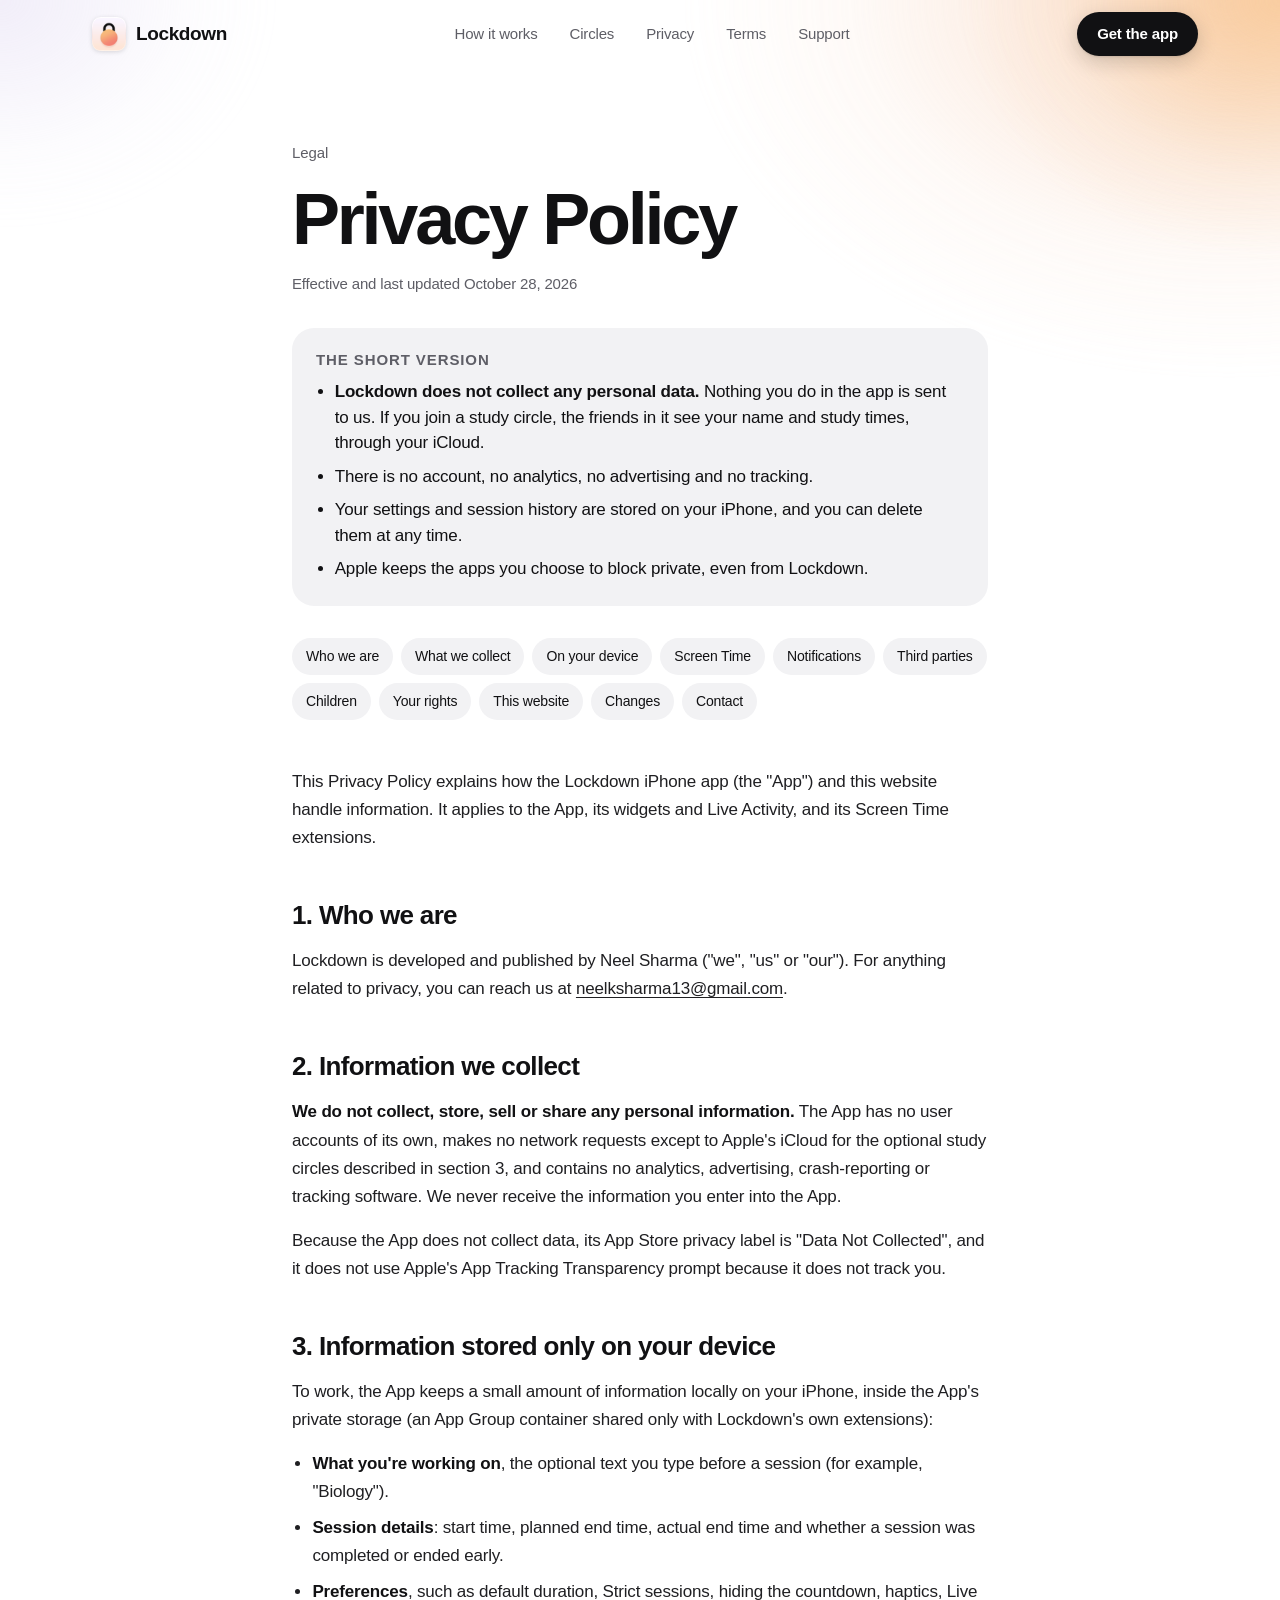
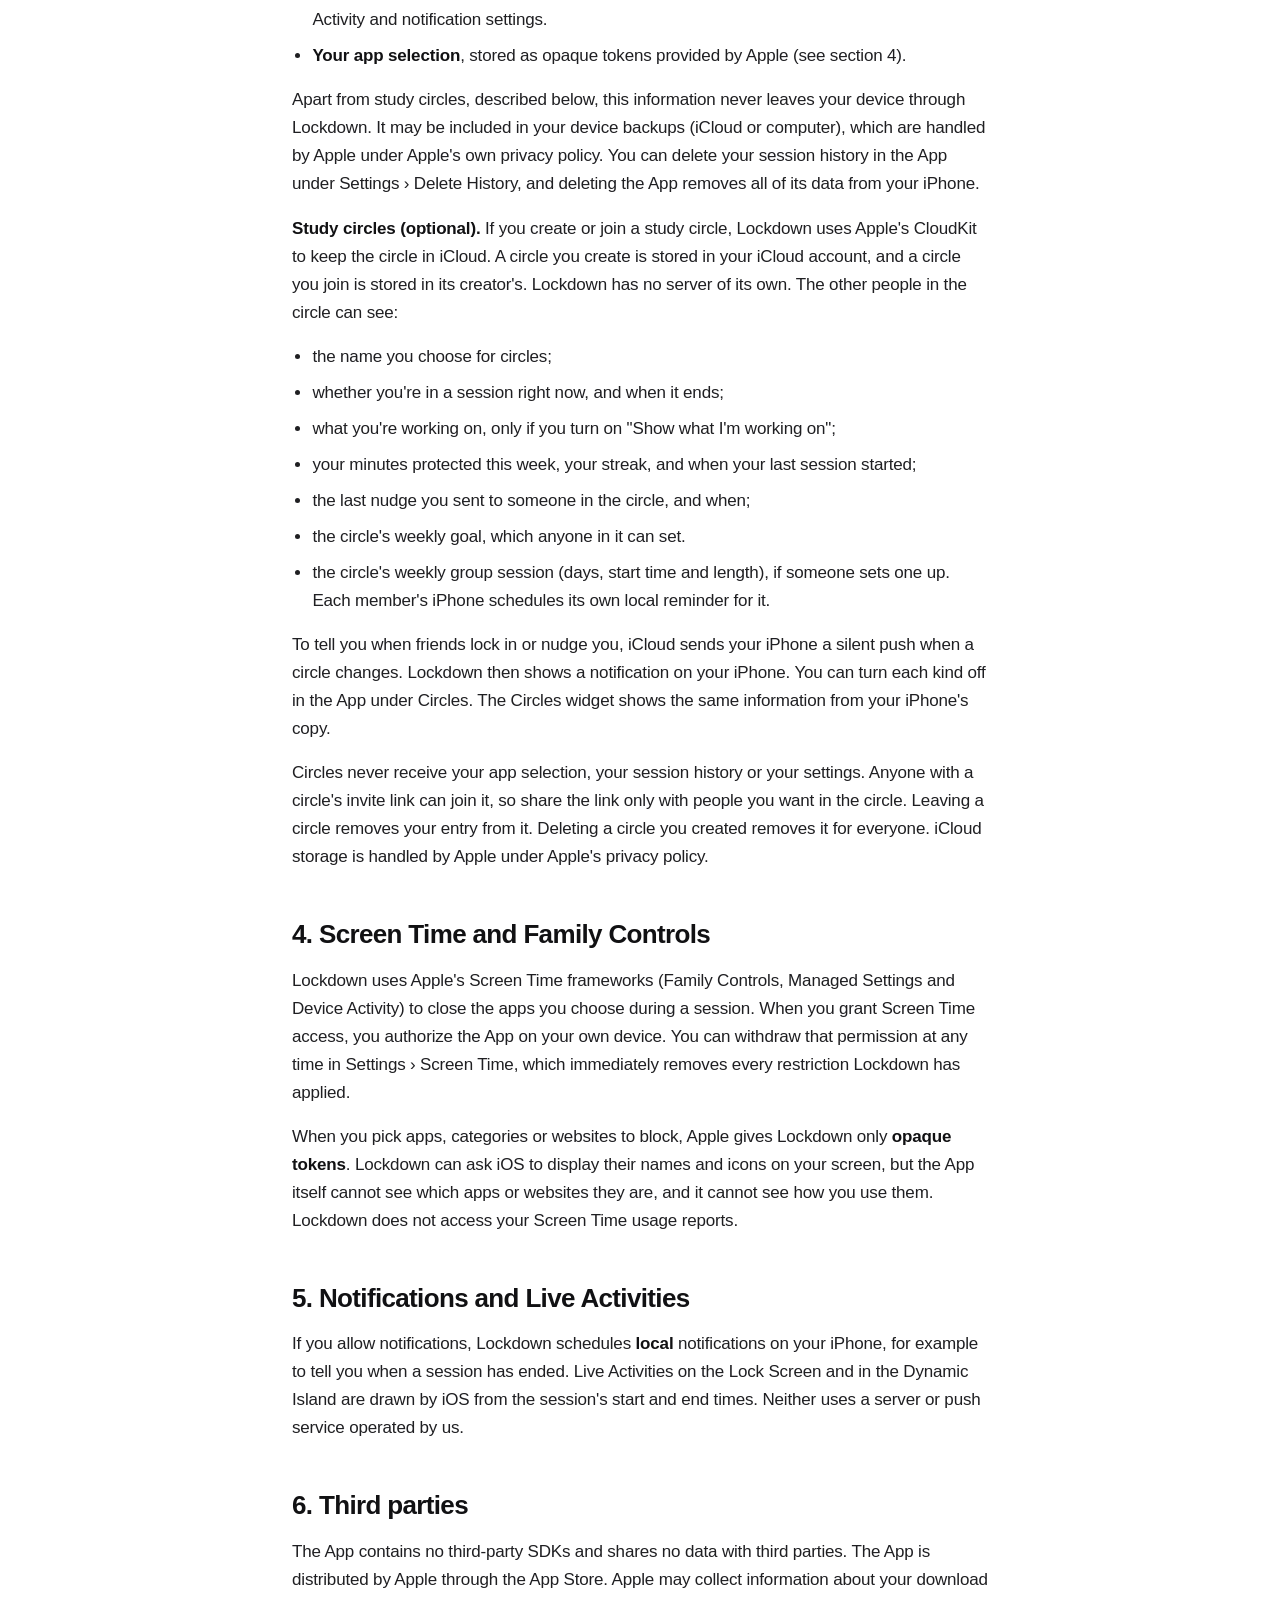
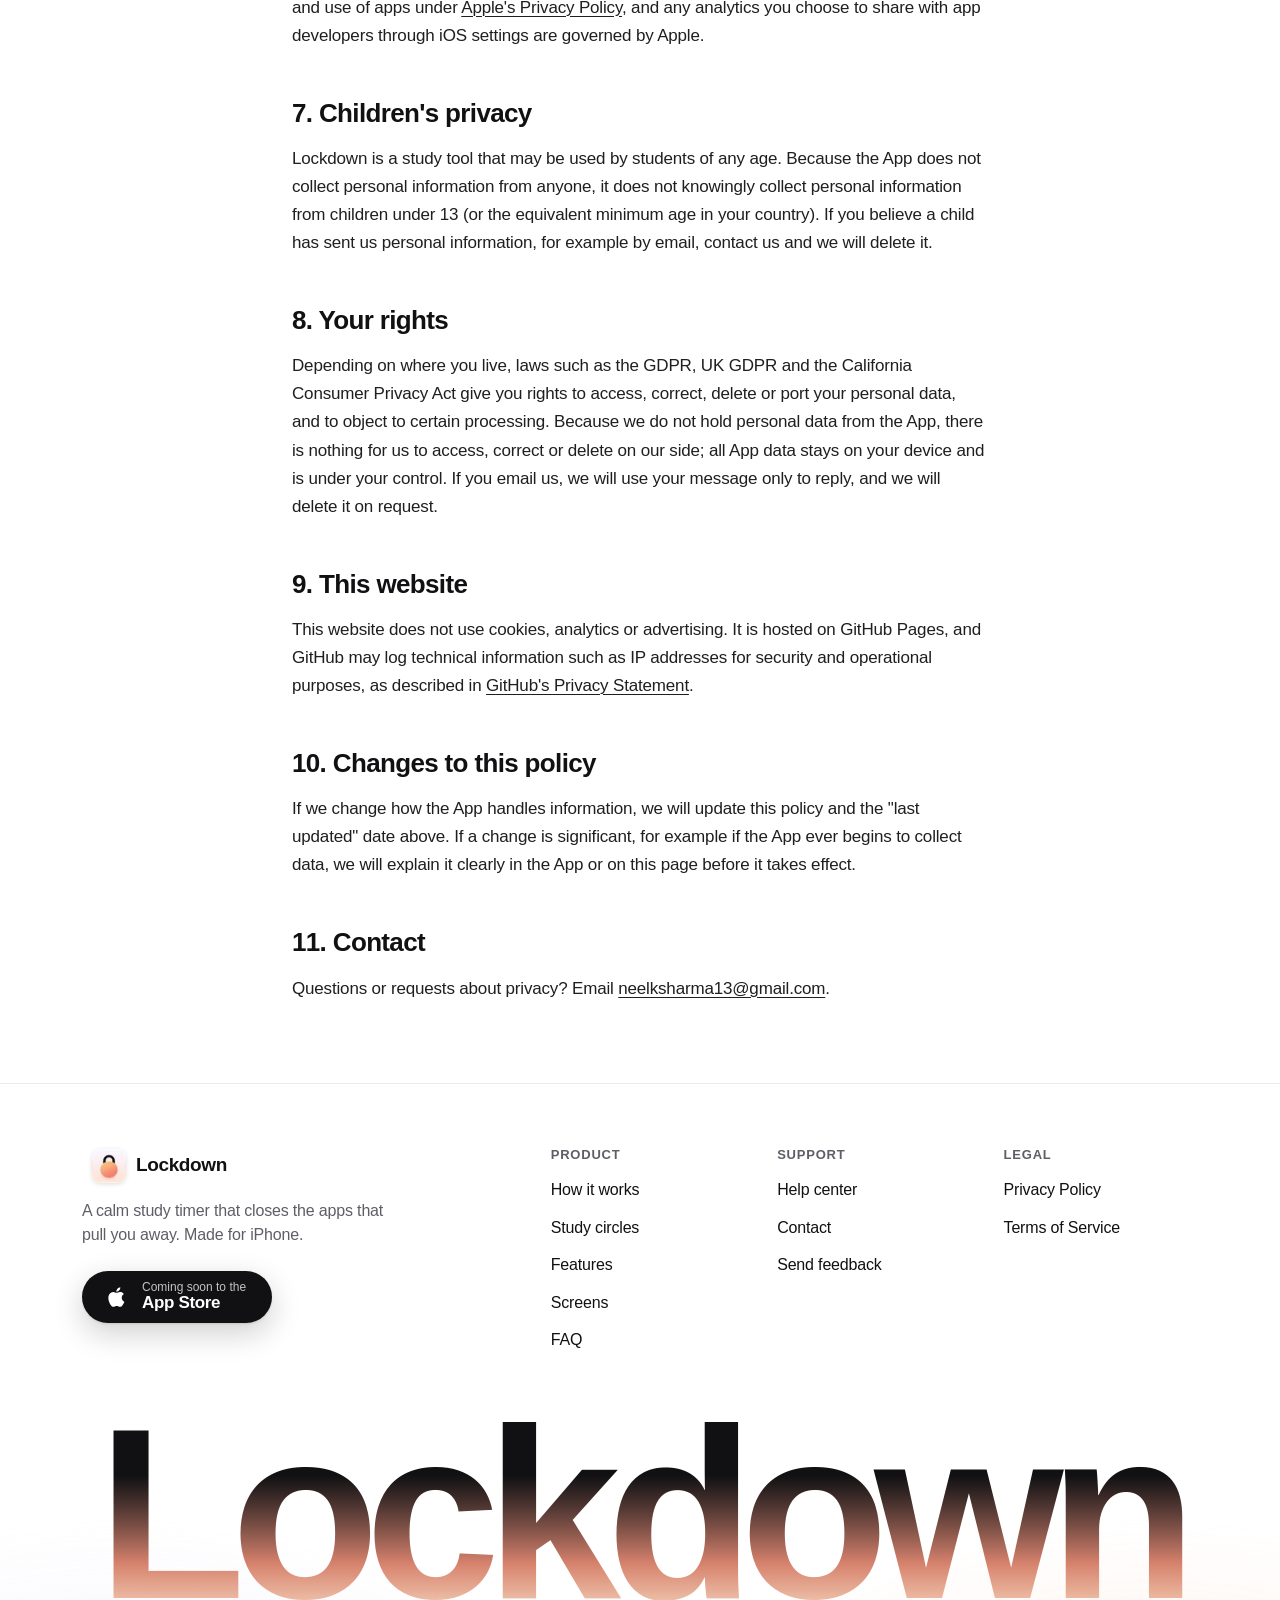
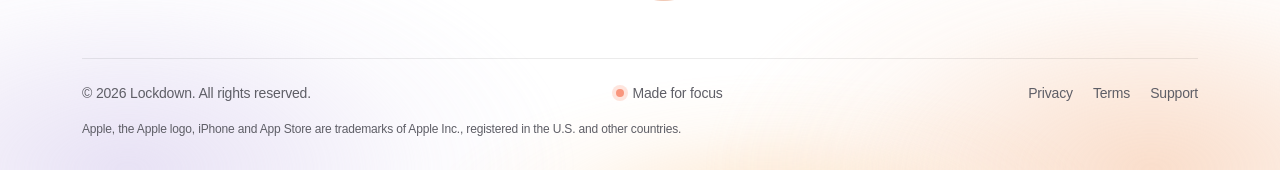
<file: privacy/index.html>
<!doctype html>
<html lang="en">
<head>
  <meta charset="utf-8">
  <meta name="viewport" content="width=device-width, initial-scale=1, viewport-fit=cover">
  <title>Privacy Policy | Lockdown</title>
  <meta name="description" content="Lockdown collects no personal data. No account, no analytics, no tracking. Your study sessions and settings stay on your iPhone.">
  <meta name="robots" content="index, follow">
  <link rel="canonical" href="https://neel-sh.github.io/Lockdown-website/privacy/">
  <meta name="theme-color" content="#ffffff" media="(prefers-color-scheme: light)">
  <meta name="theme-color" content="#000000" media="(prefers-color-scheme: dark)">
  <meta name="color-scheme" content="light dark">
  <meta property="og:type" content="website">
  <meta property="og:site_name" content="Lockdown">
  <meta property="og:title" content="Privacy Policy | Lockdown">
  <meta property="og:description" content="Lockdown collects no personal data. No account, no analytics, no tracking. Your study sessions and settings stay on your iPhone.">
  <meta property="og:url" content="https://neel-sh.github.io/Lockdown-website/privacy/">
  <meta property="og:image" content="https://neel-sh.github.io/Lockdown-website/assets/img/og-image.jpg">
  <meta name="twitter:card" content="summary_large_image">
  <link rel="icon" href="../favicon.ico" sizes="any">
  <link rel="icon" type="image/png" sizes="64x64" href="../assets/img/favicon-64.png" media="(prefers-color-scheme: light)">
  <link rel="icon" type="image/png" sizes="64x64" href="../assets/img/favicon-dark-64.png" media="(prefers-color-scheme: dark)">
  <link rel="apple-touch-icon" href="../assets/img/apple-touch-icon.png">
  <link rel="manifest" href="../site.webmanifest">
  <link rel="stylesheet" href="../assets/css/site.css">
  <script type="application/ld+json">
  [
    {
      "@context": "https://schema.org",
      "@type": "BreadcrumbList",
      "itemListElement": [
        {
          "@type": "ListItem",
          "position": 1,
          "name": "Lockdown",
          "item": "https://neel-sh.github.io/Lockdown-website/"
        },
        {
          "@type": "ListItem",
          "position": 2,
          "name": "Privacy Policy",
          "item": "https://neel-sh.github.io/Lockdown-website/privacy/"
        }
      ]
    },
    {
      "@context": "https://schema.org",
      "@type": "WebPage",
      "name": "Lockdown Privacy Policy",
      "url": "https://neel-sh.github.io/Lockdown-website/privacy/",
      "dateModified": "2026-10-28"
    }
  ]
  </script>
</head>
<body>
  <a class="skip" href="#main">Skip to content</a>

  <header class="nav" role="banner">
    <div class="wrap">
      <a class="brand" href="../" aria-label="Lockdown home">
        <picture><source media="(prefers-color-scheme: dark)" srcset="../assets/img/icon-dark-192.png"><img src="../assets/img/icon-192.png" alt="" width="32" height="32"></picture>
        Lockdown
      </a>
      <nav aria-label="Primary">
        <ul class="nav-links">
          <li><a href="../#how">How it works</a></li>
          <li><a href="../#circles">Circles</a></li>
          <li><a href="../privacy/">Privacy</a></li>
          <li><a href="../terms/">Terms</a></li>
          <li><a href="../support/">Support</a></li>
        </ul>
      </nav>
      <a class="btn btn-primary" href="../#download">Get the app</a>
    </div>
  </header>

  <main id="main" class="doc">
    <div class="atmosphere" aria-hidden="true">
      <span class="glow" style="--c: var(--peach); left: 96%; top: 0%; width: 1100px; height: 760px; --o: .7"></span>
      <span class="glow" style="--c: var(--apricot); left: 100%; top: 0%; width: 640px; height: 520px; --o: .6"></span>
      <span class="glow" style="--c: var(--lavender); left: 0%; top: 0%; width: 560px; height: 460px; --o: .35"></span>
    </div>
    <div class="wrap">
      <span class="eyebrow">Legal</span>
      <h1>Privacy Policy</h1>
      <p class="meta">Effective and last updated October 28, 2026</p>

      <div class="summary">
        <h2>The short version</h2>
        <ul>
          <li><strong>Lockdown does not collect any personal data.</strong> Nothing you do in the app is sent to us. If you join a study circle, the friends in it see your name and study times, through your iCloud.</li>
          <li>There is no account, no analytics, no advertising and no tracking.</li>
          <li>Your settings and session history are stored on your iPhone, and you can delete them at any time.</li>
          <li>Apple keeps the apps you choose to block private, even from Lockdown.</li>
        </ul>
      </div>

      <nav class="toc" aria-label="On this page">
        <a href="#who">Who we are</a><a href="#collect">What we collect</a><a href="#device">On your device</a><a href="#screentime">Screen Time</a><a href="#notifications">Notifications</a><a href="#third">Third parties</a><a href="#children">Children</a><a href="#rights">Your rights</a><a href="#website">This website</a><a href="#changes">Changes</a><a href="#contact">Contact</a>
      </nav>

      <div class="prose">
        <p>This Privacy Policy explains how the Lockdown iPhone app (the "App") and this website handle information. It applies to the App, its widgets and Live Activity, and its Screen Time extensions.</p>

        <h2 id="who">1. Who we are</h2>
        <p>Lockdown is developed and published by Neel Sharma ("we", "us" or "our"). For anything related to privacy, you can reach us at <a href="mailto:neelksharma13@gmail.com">neelksharma13@gmail.com</a>.</p>

        <h2 id="collect">2. Information we collect</h2>
        <p><strong>We do not collect, store, sell or share any personal information.</strong> The App has no user accounts of its own, makes no network requests except to Apple's iCloud for the optional study circles described in section 3, and contains no analytics, advertising, crash-reporting or tracking software. We never receive the information you enter into the App.</p>
        <p>Because the App does not collect data, its App Store privacy label is "Data Not Collected", and it does not use Apple's App Tracking Transparency prompt because it does not track you.</p>

        <h2 id="device">3. Information stored only on your device</h2>
        <p>To work, the App keeps a small amount of information locally on your iPhone, inside the App's private storage (an App Group container shared only with Lockdown's own extensions):</p>
        <ul>
          <li><strong>What you're working on</strong>, the optional text you type before a session (for example, "Biology").</li>
          <li><strong>Session details</strong>: start time, planned end time, actual end time and whether a session was completed or ended early.</li>
          <li><strong>Preferences</strong>, such as default duration, Strict sessions, hiding the countdown, haptics, Live Activity and notification settings.</li>
          <li><strong>Your app selection</strong>, stored as opaque tokens provided by Apple (see section 4).</li>
        </ul>
        <p>Apart from study circles, described below, this information never leaves your device through Lockdown. It may be included in your device backups (iCloud or computer), which are handled by Apple under Apple's own privacy policy. You can delete your session history in the App under Settings › Delete History, and deleting the App removes all of its data from your iPhone.</p>

        <p><strong>Study circles (optional).</strong> If you create or join a study circle, Lockdown uses Apple's CloudKit to keep the circle in iCloud. A circle you create is stored in your iCloud account, and a circle you join is stored in its creator's. Lockdown has no server of its own. The other people in the circle can see:</p>
        <ul>
          <li>the name you choose for circles;</li>
          <li>whether you're in a session right now, and when it ends;</li>
          <li>what you're working on, only if you turn on "Show what I'm working on";</li>
          <li>your minutes protected this week, your streak, and when your last session started;</li>
          <li>the last nudge you sent to someone in the circle, and when;</li>
          <li>the circle's weekly goal, which anyone in it can set.</li>
          <li>the circle's weekly group session (days, start time and length), if someone sets one up. Each member's iPhone schedules its own local reminder for it.</li>
        </ul>
        <p>To tell you when friends lock in or nudge you, iCloud sends your iPhone a silent push when a circle changes. Lockdown then shows a notification on your iPhone. You can turn each kind off in the App under Circles. The Circles widget shows the same information from your iPhone's copy.</p>
        <p>Circles never receive your app selection, your session history or your settings. Anyone with a circle's invite link can join it, so share the link only with people you want in the circle. Leaving a circle removes your entry from it. Deleting a circle you created removes it for everyone. iCloud storage is handled by Apple under Apple's privacy policy.</p>

        <h2 id="screentime">4. Screen Time and Family Controls</h2>
        <p>Lockdown uses Apple's Screen Time frameworks (Family Controls, Managed Settings and Device Activity) to close the apps you choose during a session. When you grant Screen Time access, you authorize the App on your own device. You can withdraw that permission at any time in Settings › Screen Time, which immediately removes every restriction Lockdown has applied.</p>
        <p>When you pick apps, categories or websites to block, Apple gives Lockdown only <strong>opaque tokens</strong>. Lockdown can ask iOS to display their names and icons on your screen, but the App itself cannot see which apps or websites they are, and it cannot see how you use them. Lockdown does not access your Screen Time usage reports.</p>

        <h2 id="notifications">5. Notifications and Live Activities</h2>
        <p>If you allow notifications, Lockdown schedules <strong>local</strong> notifications on your iPhone, for example to tell you when a session has ended. Live Activities on the Lock Screen and in the Dynamic Island are drawn by iOS from the session's start and end times. Neither uses a server or push service operated by us.</p>

        <h2 id="third">6. Third parties</h2>
        <p>The App contains no third-party SDKs and shares no data with third parties. The App is distributed by Apple through the App Store. Apple may collect information about your download and use of apps under <a href="https://www.apple.com/legal/privacy/" rel="noopener">Apple's Privacy Policy</a>, and any analytics you choose to share with app developers through iOS settings are governed by Apple.</p>

        <h2 id="children">7. Children's privacy</h2>
        <p>Lockdown is a study tool that may be used by students of any age. Because the App does not collect personal information from anyone, it does not knowingly collect personal information from children under 13 (or the equivalent minimum age in your country). If you believe a child has sent us personal information, for example by email, contact us and we will delete it.</p>

        <h2 id="rights">8. Your rights</h2>
        <p>Depending on where you live, laws such as the GDPR, UK GDPR and the California Consumer Privacy Act give you rights to access, correct, delete or port your personal data, and to object to certain processing. Because we do not hold personal data from the App, there is nothing for us to access, correct or delete on our side; all App data stays on your device and is under your control. If you email us, we will use your message only to reply, and we will delete it on request.</p>

        <h2 id="website">9. This website</h2>
        <p>This website does not use cookies, analytics or advertising. It is hosted on GitHub Pages, and GitHub may log technical information such as IP addresses for security and operational purposes, as described in <a href="https://docs.github.com/en/site-policy/privacy-policies/github-general-privacy-statement" rel="noopener">GitHub's Privacy Statement</a>.</p>

        <h2 id="changes">10. Changes to this policy</h2>
        <p>If we change how the App handles information, we will update this policy and the "last updated" date above. If a change is significant, for example if the App ever begins to collect data, we will explain it clearly in the App or on this page before it takes effect.</p>

        <h2 id="contact">11. Contact</h2>
        <p>Questions or requests about privacy? Email <a href="mailto:neelksharma13@gmail.com">neelksharma13@gmail.com</a>.</p>
      </div>
    </div>
  </main>

  <footer class="footer" role="contentinfo">
    <div class="atmosphere" aria-hidden="true">
      <span class="glow" style="--c: var(--lavender); left: 10%; top: 100%; width: 900px; height: 500px; --o: .6"></span>
      <span class="glow" style="--c: var(--peach); left: 90%; top: 100%; width: 900px; height: 500px; --o: .75"></span>
      <span class="glow" style="--c: var(--apricot); left: 60%; top: 108%; width: 700px; height: 300px; --o: .4"></span>
    </div>
    <div class="wrap" style="position: relative; z-index: 1">
      <div class="top">
        <div class="about">
          <a class="brand" href="../"><picture><source media="(prefers-color-scheme: dark)" srcset="../assets/img/icon-dark-192.png"><img src="../assets/img/icon-192.png" alt="" width="32" height="32" loading="lazy"></picture>Lockdown</a>
          <p>A calm study timer that closes the apps that pull you away. Made for iPhone.</p>
          <a class="store" data-store href="../#download" aria-label="Download Lockdown on the App Store">
            <svg viewBox="0 0 24 24" fill="currentColor" aria-hidden="true"><path d="M16.37 12.62c-.02-2.3 1.88-3.4 1.96-3.46-1.07-1.56-2.73-1.78-3.32-1.8-1.41-.14-2.76.83-3.47.83-.72 0-1.82-.81-3-.79-1.54.02-2.96.9-3.75 2.27-1.6 2.78-.41 6.89 1.15 9.14.76 1.1 1.67 2.34 2.86 2.3 1.15-.05 1.58-.74 2.97-.74 1.38 0 1.78.74 2.99.72 1.24-.02 2.02-1.12 2.77-2.23.87-1.28 1.23-2.52 1.25-2.58-.03-.01-2.39-.92-2.41-3.66zM14.1 5.86c.63-.77 1.06-1.83.94-2.89-.91.04-2.02.61-2.67 1.37-.58.68-1.1 1.77-.96 2.81 1.02.08 2.06-.52 2.69-1.29z"/></svg>
            <span><small>Download on the</small><strong>App Store</strong></span>
          </a>
        </div>
        <div class="cols">
          <div>
            <h4>Product</h4>
            <ul>
              <li><a href="../#how">How it works</a></li>
              <li><a href="../#circles">Study circles</a></li>
              <li><a href="../#features">Features</a></li>
              <li><a href="../#screens">Screens</a></li>
              <li><a href="../#faq">FAQ</a></li>
            </ul>
          </div>
          <div>
            <h4>Support</h4>
            <ul>
              <li><a href="../support/">Help center</a></li>
              <li><a href="mailto:neelksharma13@gmail.com?subject=Lockdown">Contact</a></li>
              <li><a href="../support/#feedback">Send feedback</a></li>
            </ul>
          </div>
          <div>
            <h4>Legal</h4>
            <ul>
              <li><a href="../privacy/">Privacy Policy</a></li>
              <li><a href="../terms/">Terms of Service</a></li>
            </ul>
          </div>
        </div>
      </div>
      <div class="wordmark" aria-hidden="true">Lockdown</div>
      <div class="bottom">
        <span>© <span data-year>2026</span> Lockdown. All rights reserved.</span>
        <span class="status"><i aria-hidden="true"></i>Made for focus</span>
        <span class="links"><a href="../privacy/">Privacy</a><a href="../terms/">Terms</a><a href="../support/">Support</a></span>
      </div>
      <p class="muted" style="font-size: 12px; margin-top: 16px">Apple, the Apple logo, iPhone and App Store are trademarks of Apple Inc., registered in the U.S. and other countries.</p>
    </div>
  </footer>

  <script src="../assets/js/site.js" defer></script>
</body>
</html>
</file>
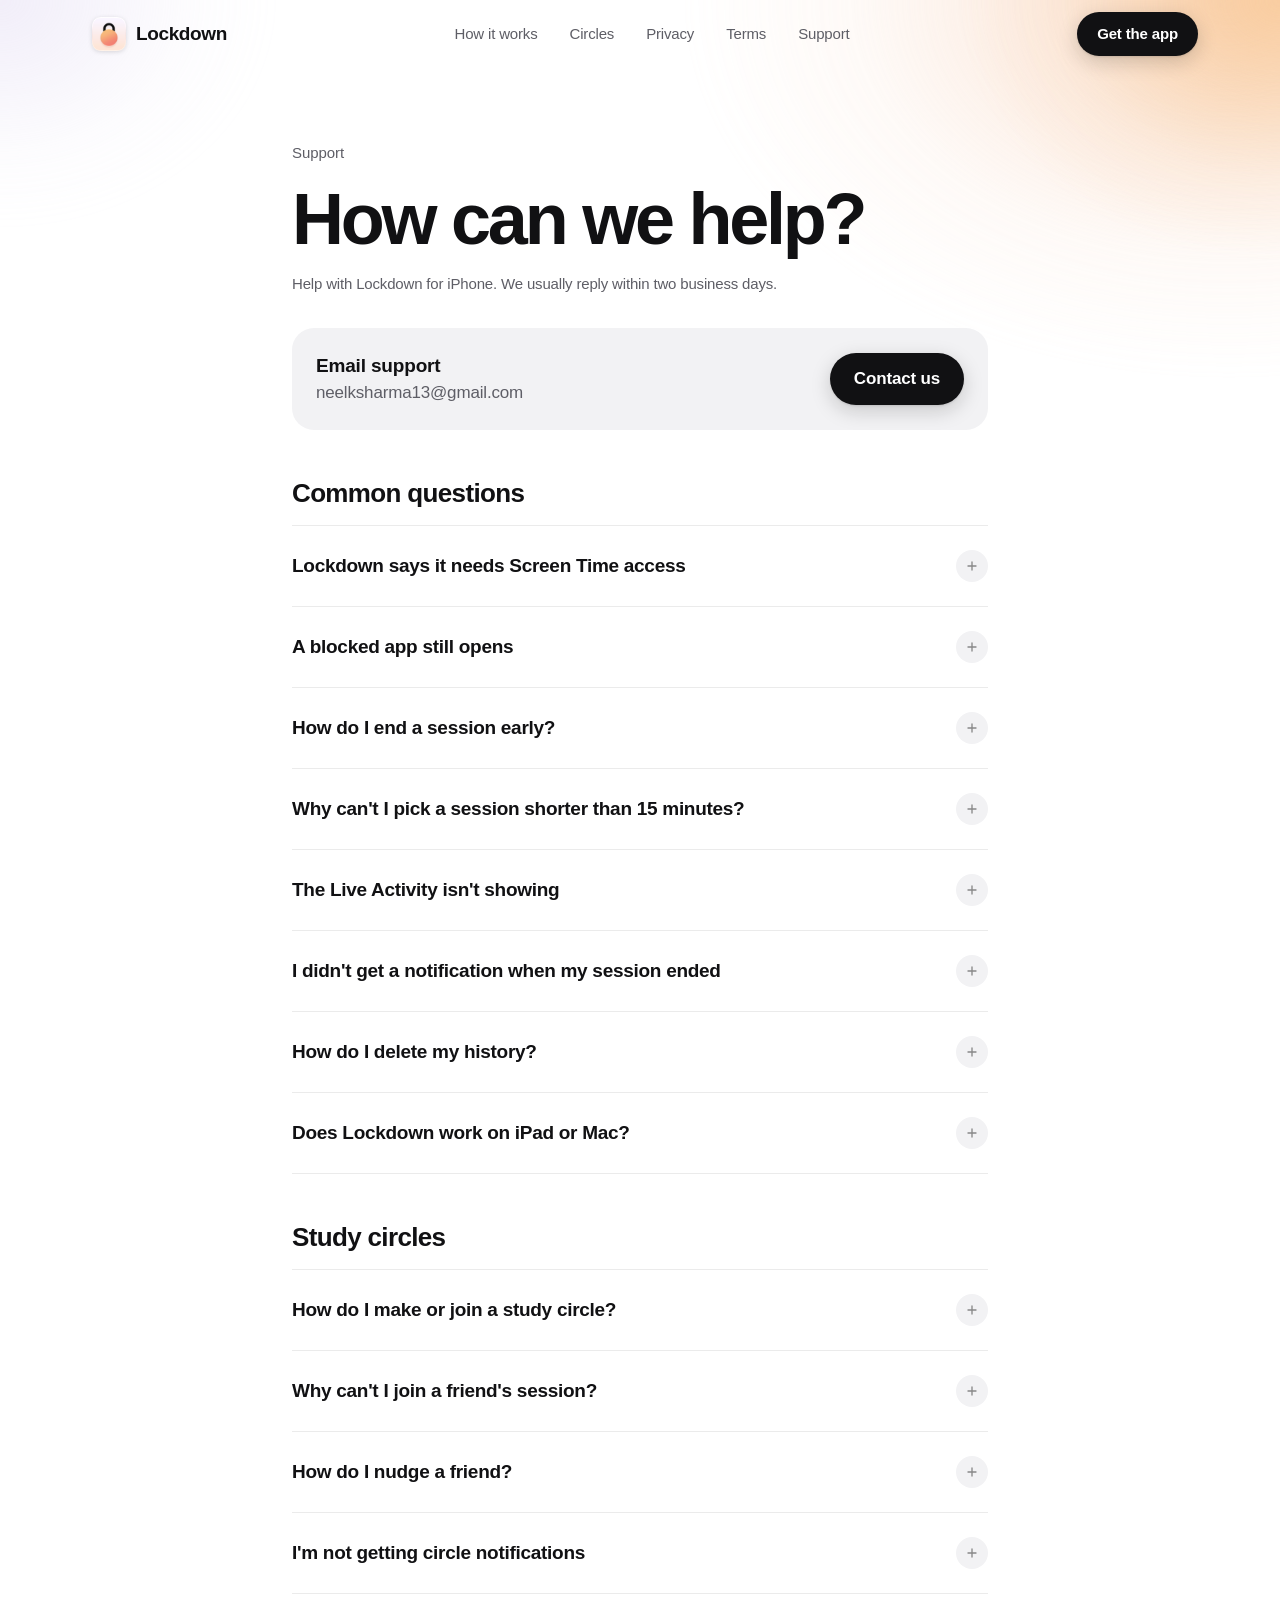
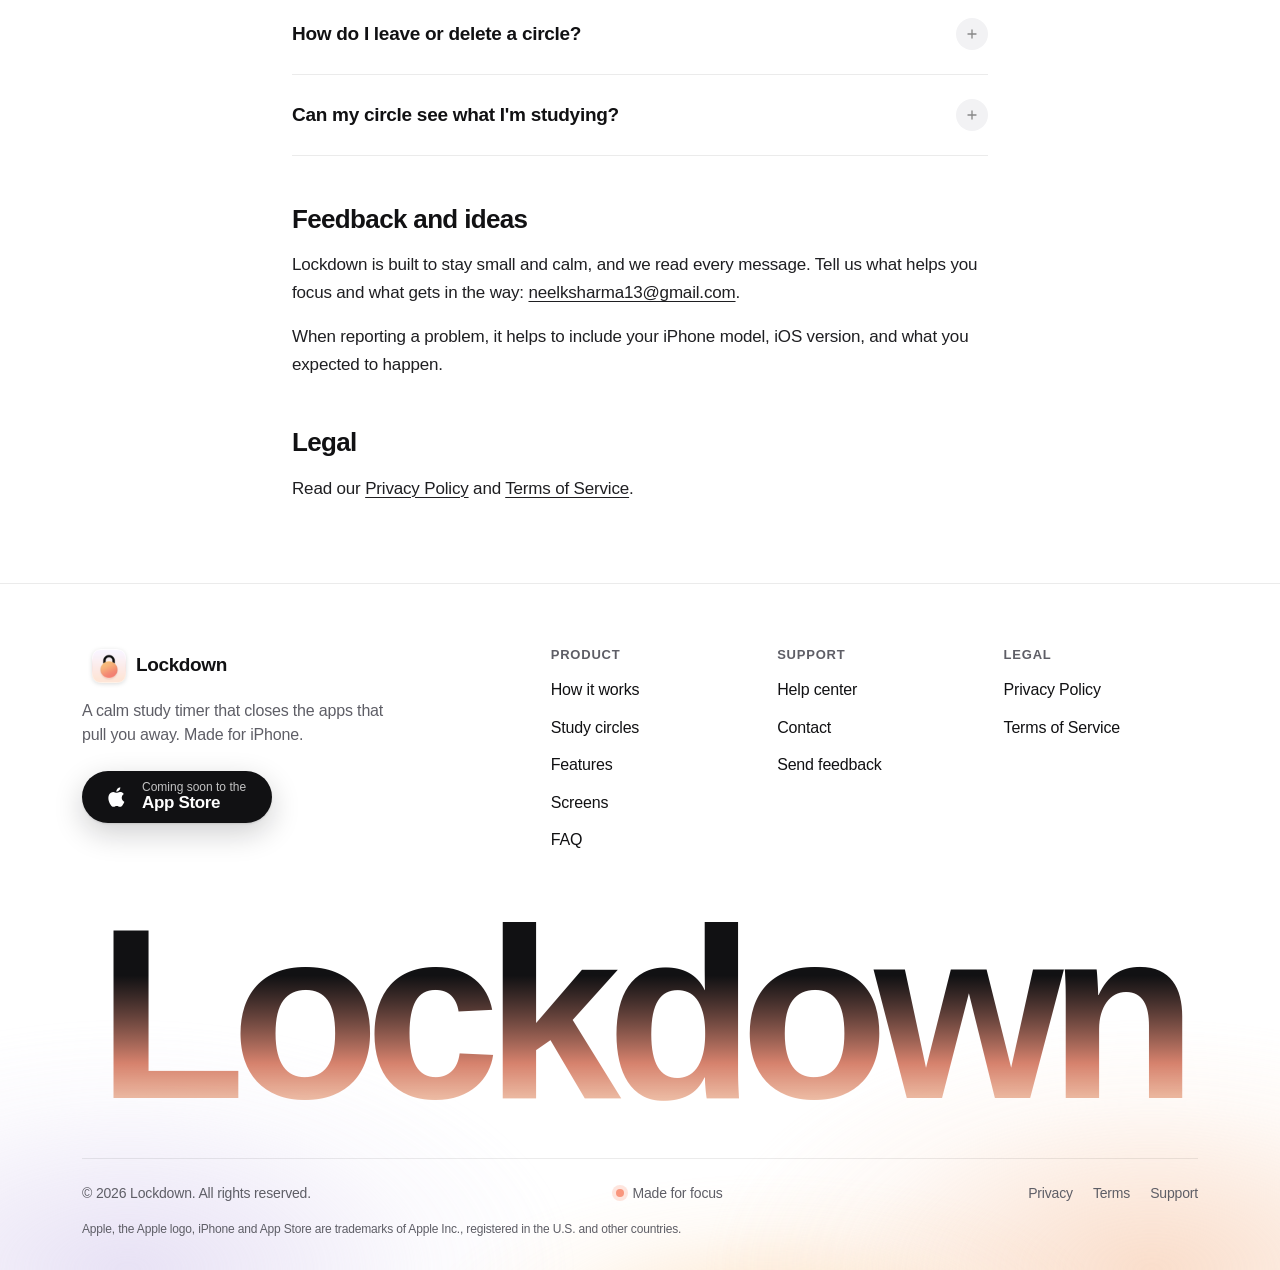
<file: support/index.html>
<!doctype html>
<html lang="en">
<head>
  <meta charset="utf-8">
  <meta name="viewport" content="width=device-width, initial-scale=1, viewport-fit=cover">
  <title>Support | Lockdown</title>
  <meta name="description" content="Get help with Lockdown for iPhone: Screen Time access, blocking apps, ending sessions, study circles, Live Activities and notifications.">
  <meta name="robots" content="index, follow">
  <link rel="canonical" href="https://neel-sh.github.io/Lockdown-website/support/">
  <meta name="theme-color" content="#ffffff" media="(prefers-color-scheme: light)">
  <meta name="theme-color" content="#000000" media="(prefers-color-scheme: dark)">
  <meta name="color-scheme" content="light dark">
  <meta property="og:type" content="website">
  <meta property="og:site_name" content="Lockdown">
  <meta property="og:title" content="Support | Lockdown">
  <meta property="og:description" content="Get help with Lockdown for iPhone: Screen Time access, blocking apps, ending sessions, study circles, Live Activities and notifications.">
  <meta property="og:url" content="https://neel-sh.github.io/Lockdown-website/support/">
  <meta property="og:image" content="https://neel-sh.github.io/Lockdown-website/assets/img/og-image.jpg">
  <meta name="twitter:card" content="summary_large_image">
  <link rel="icon" href="../favicon.ico" sizes="any">
  <link rel="icon" type="image/png" sizes="64x64" href="../assets/img/favicon-64.png" media="(prefers-color-scheme: light)">
  <link rel="icon" type="image/png" sizes="64x64" href="../assets/img/favicon-dark-64.png" media="(prefers-color-scheme: dark)">
  <link rel="apple-touch-icon" href="../assets/img/apple-touch-icon.png">
  <link rel="manifest" href="../site.webmanifest">
  <link rel="stylesheet" href="../assets/css/site.css">
  <script type="application/ld+json">
  [
    {
      "@context": "https://schema.org",
      "@type": "BreadcrumbList",
      "itemListElement": [
        {
          "@type": "ListItem",
          "position": 1,
          "name": "Lockdown",
          "item": "https://neel-sh.github.io/Lockdown-website/"
        },
        {
          "@type": "ListItem",
          "position": 2,
          "name": "Support",
          "item": "https://neel-sh.github.io/Lockdown-website/support/"
        }
      ]
    },
    {
      "@context": "https://schema.org",
      "@type": "FAQPage",
      "mainEntity": [
        {
          "@type": "Question",
          "name": "Lockdown says it needs Screen Time access",
          "acceptedAnswer": {
            "@type": "Answer",
            "text": "Lockdown can only close apps after you allow Screen Time access. Open Lockdown and tap Allow when asked, or go to Settings \u203a Screen Time and make sure Screen Time is on. If you previously declined, delete and reinstall Lockdown to see the prompt again."
          }
        },
        {
          "@type": "Question",
          "name": "A blocked app still opens",
          "acceptedAnswer": {
            "@type": "Answer",
            "text": "Check that the app is included in Choose what to close on the Ready screen. Apps added after a session started are blocked from the next session. If Screen Time access was turned off during a session, the session ends and apps unlock; turn it back on and lock in again."
          }
        },
        {
          "@type": "Question",
          "name": "How do I end a session early?",
          "acceptedAnswer": {
            "@type": "Answer",
            "text": "Tap End early on the session screen and confirm. In a Strict session the button is hidden; you can still end it at any time by turning off Lockdown in Settings \u203a Screen Time."
          }
        },
        {
          "@type": "Question",
          "name": "Why can't I pick a session shorter than 15 minutes?",
          "acceptedAnswer": {
            "@type": "Answer",
            "text": "iOS requires scheduled blocks to last at least 15 minutes, so sessions range from 15 minutes to 4 hours."
          }
        },
        {
          "@type": "Question",
          "name": "The Live Activity isn't showing",
          "acceptedAnswer": {
            "@type": "Answer",
            "text": "Make sure Live Activity is on in Lockdown's Settings, and that Live Activities are allowed for Lockdown in Settings \u203a Lockdown. Live Activities appear on the Lock Screen and, on supported iPhones, in the Dynamic Island."
          }
        },
        {
          "@type": "Question",
          "name": "I didn't get a notification when my session ended",
          "acceptedAnswer": {
            "@type": "Answer",
            "text": "Allow notifications for Lockdown in Settings \u203a Notifications \u203a Lockdown, and turn on Notify when time's up in Lockdown's Settings. Focus modes can also silence notifications."
          }
        },
        {
          "@type": "Question",
          "name": "How do I delete my history?",
          "acceptedAnswer": {
            "@type": "Answer",
            "text": "Open Lockdown, tap the gear icon, and choose Delete History. This removes every recorded session from your iPhone and can't be undone."
          }
        },
        {
          "@type": "Question",
          "name": "Does Lockdown work on iPad or Mac?",
          "acceptedAnswer": {
            "@type": "Answer",
            "text": "Lockdown is designed for iPhone and requires iOS 26 or later."
          }
        },
        {"@type": "Question", "name": "How do I make or join a study circle?", "acceptedAnswer": {"@type": "Answer", "text": "Tap the people icon at the top of the Ready screen to open Circles, then tap + and choose New Circle. Lockdown makes an invite link you can send to your group chat. To join, open a link a friend sent you. Circles use the iCloud account on your iPhone, so make sure you're signed in to iCloud."}},
        {"@type": "Question", "name": "Why can't I join a friend's session?", "acceptedAnswer": {"@type": "Answer", "text": "Join appears while a friend has at least 15 minutes left, the shortest session iOS allows. Your session ends when theirs does, and your own blocked apps and Strict setting apply."}},
        {"@type": "Question", "name": "How do I nudge a friend?", "acceptedAnswer": {"@type": "Answer", "text": "In Circles, swipe left on a friend who isn't studying, or touch and hold them, and choose Nudge. You can nudge each friend once an hour, and their notification has a Lock In button."}},
        {"@type": "Question", "name": "I'm not getting circle notifications", "acceptedAnswer": {"@type": "Answer", "text": "Allow notifications for Lockdown in Settings \u203a Notifications, then check the Notify me toggles in Circles. To avoid distracting you, lock-ins and nudges stay quiet while you're in a session yourself, and lock-ins stay quiet while Lockdown is on screen. iOS can delay these updates a little, so they may not arrive instantly."}},
        {"@type": "Question", "name": "How do I leave or delete a circle?", "acceptedAnswer": {"@type": "Answer", "text": "In Circles, tap the \u2026 menu next to the circle's name and choose Leave Circle. If you made the circle, you'll see Delete Circle instead, which removes it for everyone."}},
        {"@type": "Question", "name": "Can my circle see what I'm studying?", "acceptedAnswer": {"@type": "Answer", "text": "Only if you turn on Show what I'm working on in Circles. Otherwise friends see your name, when you're locked in, and your time this week. They never see which apps you block."}}
      ]
    }
  ]
  </script>
</head>
<body>
  <a class="skip" href="#main">Skip to content</a>

  <header class="nav" role="banner">
    <div class="wrap">
      <a class="brand" href="../" aria-label="Lockdown home">
        <picture><source media="(prefers-color-scheme: dark)" srcset="../assets/img/icon-dark-192.png"><img src="../assets/img/icon-192.png" alt="" width="32" height="32"></picture>
        Lockdown
      </a>
      <nav aria-label="Primary">
        <ul class="nav-links">
          <li><a href="../#how">How it works</a></li>
          <li><a href="../#circles">Circles</a></li>
          <li><a href="../privacy/">Privacy</a></li>
          <li><a href="../terms/">Terms</a></li>
          <li><a href="../support/">Support</a></li>
        </ul>
      </nav>
      <a class="btn btn-primary" href="../#download">Get the app</a>
    </div>
  </header>

  <main id="main" class="doc">
    <div class="atmosphere" aria-hidden="true">
      <span class="glow" style="--c: var(--peach); left: 96%; top: 0%; width: 1100px; height: 760px; --o: .7"></span>
      <span class="glow" style="--c: var(--apricot); left: 100%; top: 0%; width: 640px; height: 520px; --o: .6"></span>
      <span class="glow" style="--c: var(--lavender); left: 0%; top: 0%; width: 560px; height: 460px; --o: .35"></span>
    </div>
    <div class="wrap">
      <span class="eyebrow">Support</span>
      <h1>How can we help?</h1>
      <p class="meta">Help with Lockdown for iPhone. We usually reply within two business days.</p>

      <div class="contact-card">
        <div><strong>Email support</strong><span class="muted">neelksharma13@gmail.com</span></div>
        <a class="btn btn-primary btn-lg" href="mailto:neelksharma13@gmail.com?subject=Lockdown%20support">Contact us</a>
      </div>

      <div class="prose">
        <h2>Common questions</h2>
      </div>
      <div class="faq" style="margin-top: 0">
        <details>
          <summary>Lockdown says it needs Screen Time access</summary>
          <div class="answer"><p>Lockdown can only close apps after you allow Screen Time access. Open Lockdown and tap <strong>Allow</strong> when asked, or go to Settings › Screen Time and make sure Screen Time is on. If you previously declined, delete and reinstall Lockdown to see the prompt again.</p></div>
        </details>
        <details>
          <summary>A blocked app still opens</summary>
          <div class="answer"><p>Check that the app is included in <strong>Choose what to close</strong> on the Ready screen. Apps added after a session started are blocked from the next session. If Screen Time access was turned off during a session, the session ends and apps unlock; turn it back on and lock in again.</p></div>
        </details>
        <details>
          <summary>How do I end a session early?</summary>
          <div class="answer"><p>Tap <strong>End early</strong> on the session screen and confirm. In a Strict session the button is hidden; you can still end it at any time by turning off Lockdown in Settings › Screen Time.</p></div>
        </details>
        <details>
          <summary>Why can't I pick a session shorter than 15 minutes?</summary>
          <div class="answer"><p>iOS requires scheduled blocks to last at least 15 minutes, so sessions range from 15 minutes to 4 hours.</p></div>
        </details>
        <details>
          <summary>The Live Activity isn't showing</summary>
          <div class="answer"><p>Make sure Live Activity is on in Lockdown's Settings, and that Live Activities are allowed for Lockdown in Settings › Lockdown. Live Activities appear on the Lock Screen and, on supported iPhones, in the Dynamic Island.</p></div>
        </details>
        <details>
          <summary>I didn't get a notification when my session ended</summary>
          <div class="answer"><p>Allow notifications for Lockdown in Settings › Notifications › Lockdown, and turn on <strong>Notify when time's up</strong> in Lockdown's Settings. Focus modes can also silence notifications.</p></div>
        </details>
        <details>
          <summary>How do I delete my history?</summary>
          <div class="answer"><p>Open Lockdown, tap the gear icon, and choose <strong>Delete History</strong>. This removes every recorded session from your iPhone and can't be undone.</p></div>
        </details>
        <details>
          <summary>Does Lockdown work on iPad or Mac?</summary>
          <div class="answer"><p>Lockdown is designed for iPhone and requires iOS 26 or later.</p></div>
        </details>
      </div>

      <div class="prose">
        <h2 id="circles">Study circles</h2>
      </div>
      <div class="faq" style="margin-top: 0">
        <details>
          <summary>How do I make or join a study circle?</summary>
          <div class="answer"><p>Tap the people icon at the top of the Ready screen to open <strong>Circles</strong>, then tap <strong>+</strong> and choose <strong>New Circle</strong>. Lockdown makes an invite link you can send to your group chat. To join, open a link a friend sent you. Circles use the iCloud account on your iPhone, so make sure you're signed in to iCloud.</p></div>
        </details>
        <details>
          <summary>Why can't I join a friend's session?</summary>
          <div class="answer"><p><strong>Join</strong> appears while a friend has at least 15 minutes left, the shortest session iOS allows. Your session ends when theirs does, and your own blocked apps and Strict setting apply.</p></div>
        </details>
        <details>
          <summary>How do I nudge a friend?</summary>
          <div class="answer"><p>In Circles, swipe left on a friend who isn't studying, or touch and hold them, and choose <strong>Nudge</strong>. You can nudge each friend once an hour, and their notification has a <strong>Lock In</strong> button.</p></div>
        </details>
        <details>
          <summary>I'm not getting circle notifications</summary>
          <div class="answer"><p>Allow notifications for Lockdown in Settings › Notifications, then check the <strong>Notify me</strong> toggles in Circles. To avoid distracting you, lock-ins and nudges stay quiet while you're in a session yourself, and lock-ins stay quiet while Lockdown is on screen. iOS can delay these updates a little, so they may not arrive instantly.</p></div>
        </details>
        <details>
          <summary>How do I leave or delete a circle?</summary>
          <div class="answer"><p>In Circles, tap the <strong>…</strong> menu next to the circle's name and choose <strong>Leave Circle</strong>. If you made the circle, you'll see <strong>Delete Circle</strong> instead, which removes it for everyone.</p></div>
        </details>
        <details>
          <summary>Can my circle see what I'm studying?</summary>
          <div class="answer"><p>Only if you turn on <strong>Show what I'm working on</strong> in Circles. Otherwise friends see your name, when you're locked in, and your time this week. They never see which apps you block.</p></div>
        </details>
      </div>

      <div class="prose">
        <h2 id="feedback">Feedback and ideas</h2>
        <p>Lockdown is built to stay small and calm, and we read every message. Tell us what helps you focus and what gets in the way: <a href="mailto:neelksharma13@gmail.com?subject=Lockdown%20feedback">neelksharma13@gmail.com</a>.</p>
        <p>When reporting a problem, it helps to include your iPhone model, iOS version, and what you expected to happen.</p>
        <h2>Legal</h2>
        <p>Read our <a href="../privacy/">Privacy Policy</a> and <a href="../terms/">Terms of Service</a>.</p>
      </div>
    </div>
  </main>

  <footer class="footer" role="contentinfo">
    <div class="atmosphere" aria-hidden="true">
      <span class="glow" style="--c: var(--lavender); left: 10%; top: 100%; width: 900px; height: 500px; --o: .6"></span>
      <span class="glow" style="--c: var(--peach); left: 90%; top: 100%; width: 900px; height: 500px; --o: .75"></span>
      <span class="glow" style="--c: var(--apricot); left: 60%; top: 108%; width: 700px; height: 300px; --o: .4"></span>
    </div>
    <div class="wrap" style="position: relative; z-index: 1">
      <div class="top">
        <div class="about">
          <a class="brand" href="../"><picture><source media="(prefers-color-scheme: dark)" srcset="../assets/img/icon-dark-192.png"><img src="../assets/img/icon-192.png" alt="" width="32" height="32" loading="lazy"></picture>Lockdown</a>
          <p>A calm study timer that closes the apps that pull you away. Made for iPhone.</p>
          <a class="store" data-store href="../#download" aria-label="Download Lockdown on the App Store">
            <svg viewBox="0 0 24 24" fill="currentColor" aria-hidden="true"><path d="M16.37 12.62c-.02-2.3 1.88-3.4 1.96-3.46-1.07-1.56-2.73-1.78-3.32-1.8-1.41-.14-2.76.83-3.47.83-.72 0-1.82-.81-3-.79-1.54.02-2.96.9-3.75 2.27-1.6 2.78-.41 6.89 1.15 9.14.76 1.1 1.67 2.34 2.86 2.3 1.15-.05 1.58-.74 2.97-.74 1.38 0 1.78.74 2.99.72 1.24-.02 2.02-1.12 2.77-2.23.87-1.28 1.23-2.52 1.25-2.58-.03-.01-2.39-.92-2.41-3.66zM14.1 5.86c.63-.77 1.06-1.83.94-2.89-.91.04-2.02.61-2.67 1.37-.58.68-1.1 1.77-.96 2.81 1.02.08 2.06-.52 2.69-1.29z"/></svg>
            <span><small>Download on the</small><strong>App Store</strong></span>
          </a>
        </div>
        <div class="cols">
          <div>
            <h4>Product</h4>
            <ul>
              <li><a href="../#how">How it works</a></li>
              <li><a href="../#circles">Study circles</a></li>
              <li><a href="../#features">Features</a></li>
              <li><a href="../#screens">Screens</a></li>
              <li><a href="../#faq">FAQ</a></li>
            </ul>
          </div>
          <div>
            <h4>Support</h4>
            <ul>
              <li><a href="../support/">Help center</a></li>
              <li><a href="mailto:neelksharma13@gmail.com?subject=Lockdown">Contact</a></li>
              <li><a href="../support/#feedback">Send feedback</a></li>
            </ul>
          </div>
          <div>
            <h4>Legal</h4>
            <ul>
              <li><a href="../privacy/">Privacy Policy</a></li>
              <li><a href="../terms/">Terms of Service</a></li>
            </ul>
          </div>
        </div>
      </div>
      <div class="wordmark" aria-hidden="true">Lockdown</div>
      <div class="bottom">
        <span>© <span data-year>2026</span> Lockdown. All rights reserved.</span>
        <span class="status"><i aria-hidden="true"></i>Made for focus</span>
        <span class="links"><a href="../privacy/">Privacy</a><a href="../terms/">Terms</a><a href="../support/">Support</a></span>
      </div>
      <p class="muted" style="font-size: 12px; margin-top: 16px">Apple, the Apple logo, iPhone and App Store are trademarks of Apple Inc., registered in the U.S. and other countries.</p>
    </div>
  </footer>

  <script src="../assets/js/site.js" defer></script>
</body>
</html>
</file>
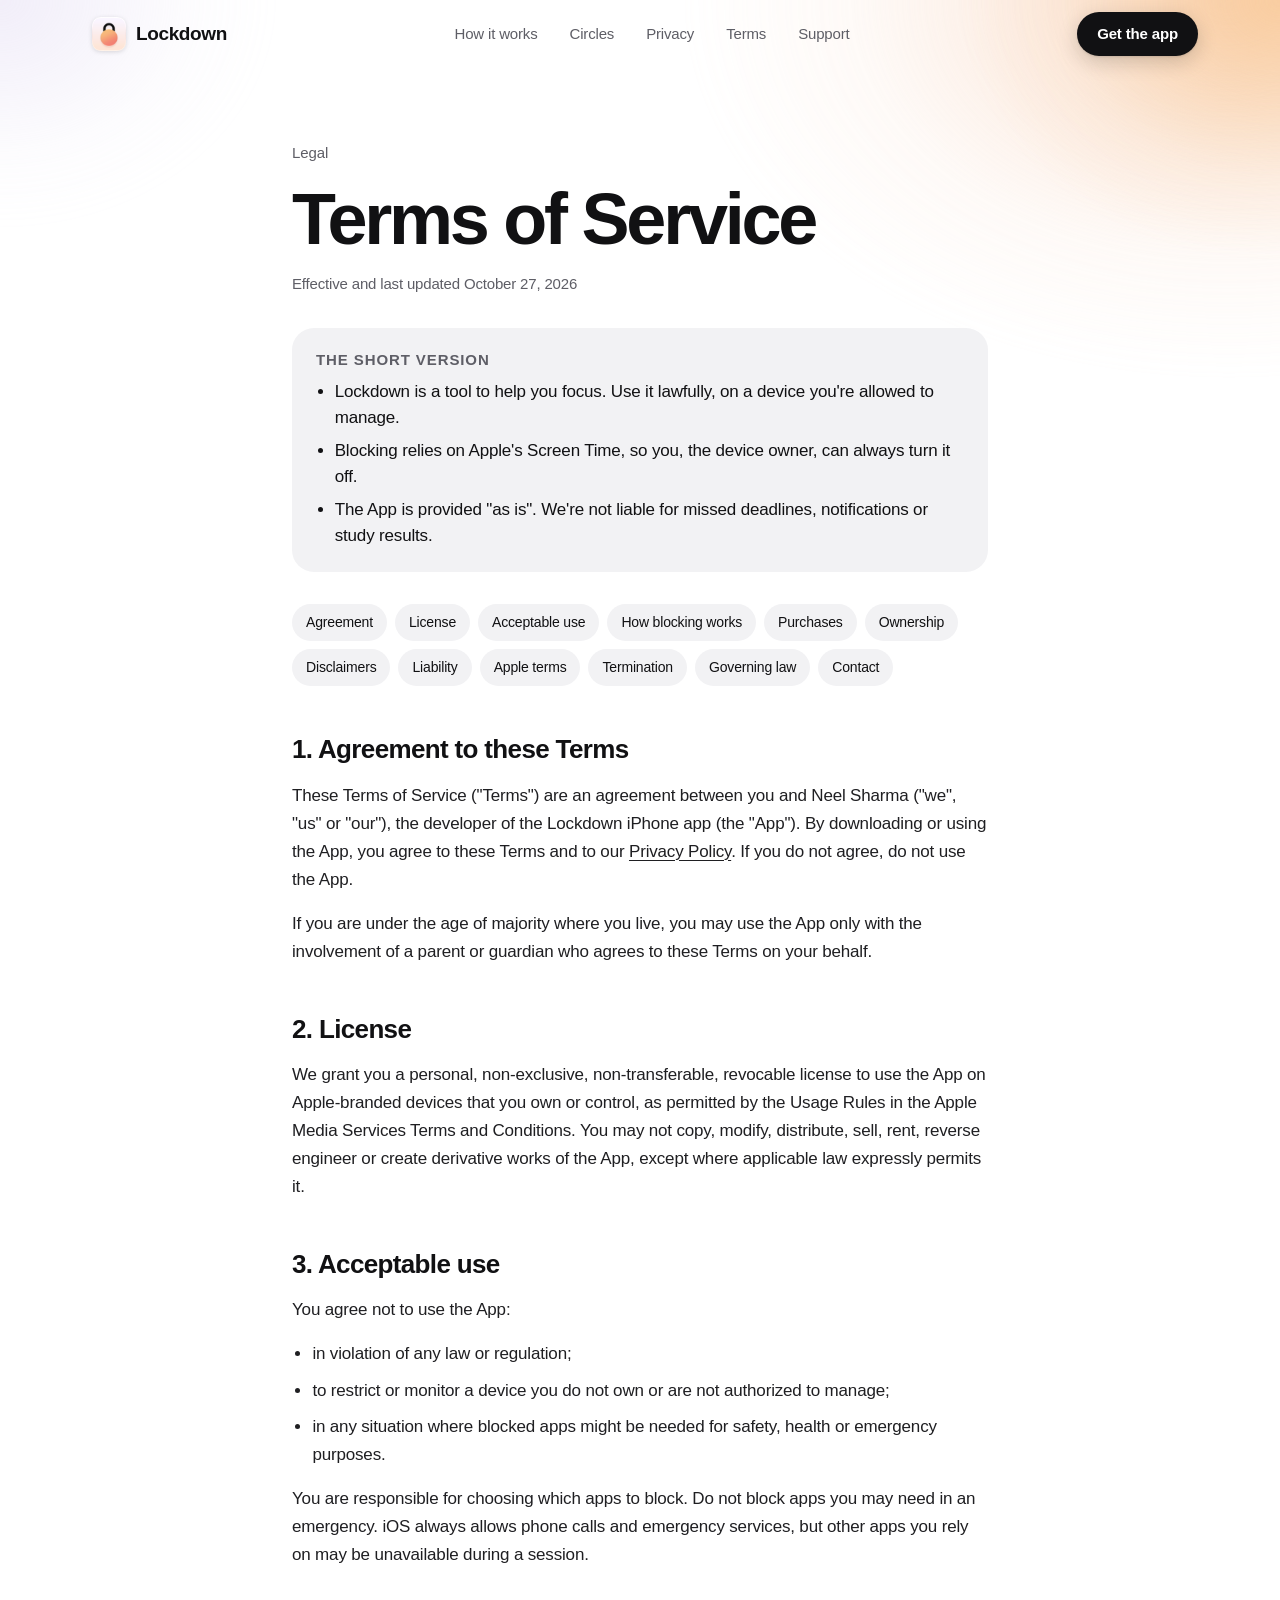
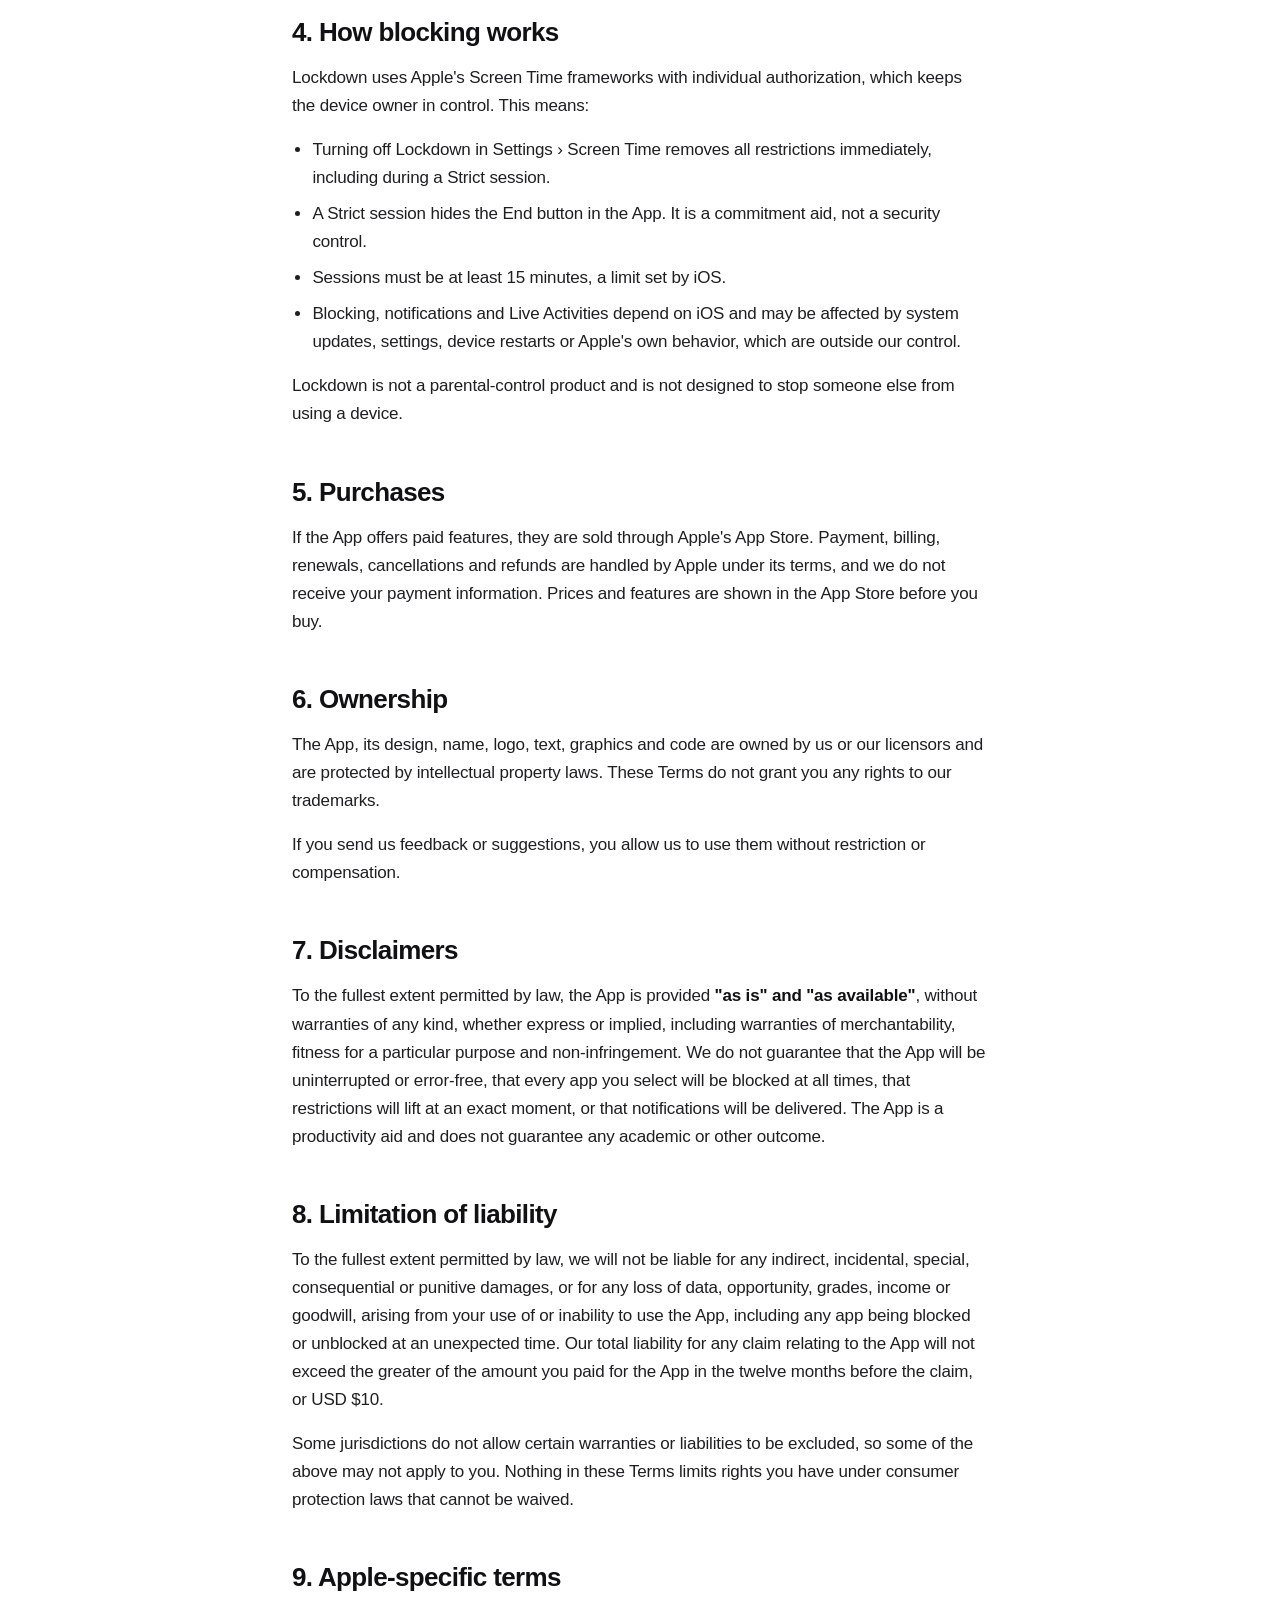
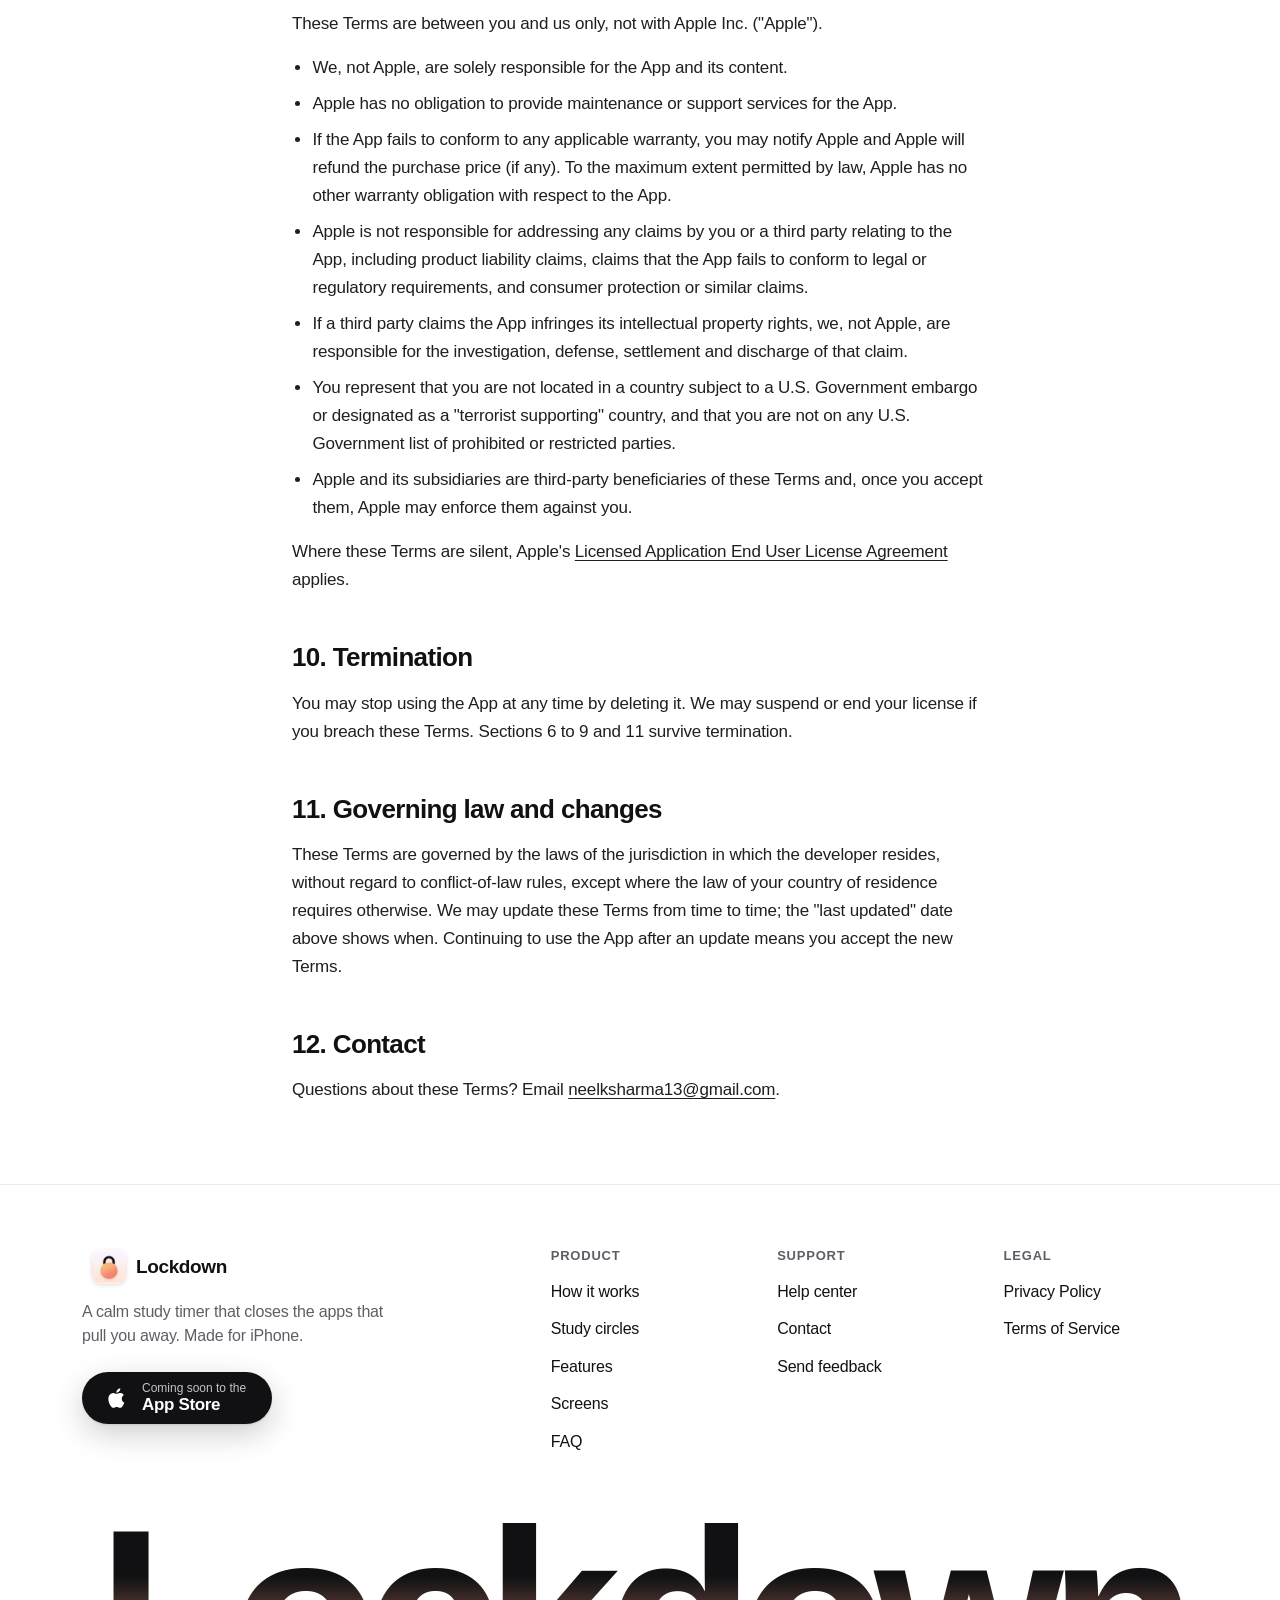
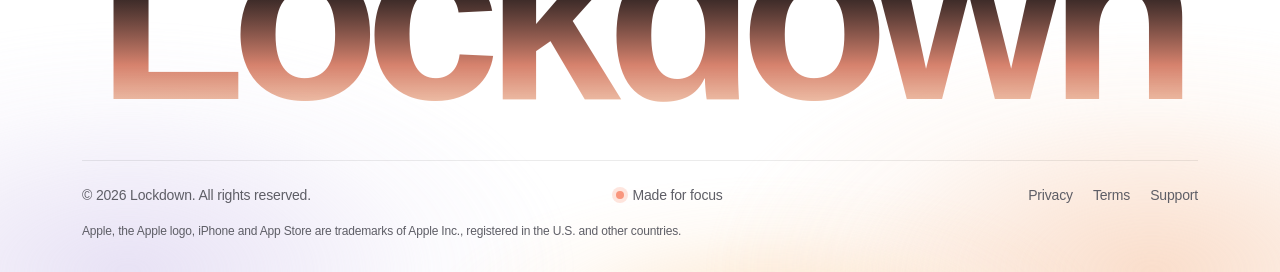
<file: terms/index.html>
<!doctype html>
<html lang="en">
<head>
  <meta charset="utf-8">
  <meta name="viewport" content="width=device-width, initial-scale=1, viewport-fit=cover">
  <title>Terms of Service | Lockdown</title>
  <meta name="description" content="The terms for using Lockdown, the study focus timer and app blocker for iPhone.">
  <meta name="robots" content="index, follow">
  <link rel="canonical" href="https://neel-sh.github.io/Lockdown-website/terms/">
  <meta name="theme-color" content="#ffffff" media="(prefers-color-scheme: light)">
  <meta name="theme-color" content="#000000" media="(prefers-color-scheme: dark)">
  <meta name="color-scheme" content="light dark">
  <meta property="og:type" content="website">
  <meta property="og:site_name" content="Lockdown">
  <meta property="og:title" content="Terms of Service | Lockdown">
  <meta property="og:description" content="The terms for using Lockdown, the study focus timer and app blocker for iPhone.">
  <meta property="og:url" content="https://neel-sh.github.io/Lockdown-website/terms/">
  <meta property="og:image" content="https://neel-sh.github.io/Lockdown-website/assets/img/og-image.jpg">
  <meta name="twitter:card" content="summary_large_image">
  <link rel="icon" href="../favicon.ico" sizes="any">
  <link rel="icon" type="image/png" sizes="64x64" href="../assets/img/favicon-64.png" media="(prefers-color-scheme: light)">
  <link rel="icon" type="image/png" sizes="64x64" href="../assets/img/favicon-dark-64.png" media="(prefers-color-scheme: dark)">
  <link rel="apple-touch-icon" href="../assets/img/apple-touch-icon.png">
  <link rel="manifest" href="../site.webmanifest">
  <link rel="stylesheet" href="../assets/css/site.css">
  <script type="application/ld+json">
  [
    {
      "@context": "https://schema.org",
      "@type": "BreadcrumbList",
      "itemListElement": [
        {
          "@type": "ListItem",
          "position": 1,
          "name": "Lockdown",
          "item": "https://neel-sh.github.io/Lockdown-website/"
        },
        {
          "@type": "ListItem",
          "position": 2,
          "name": "Terms of Service",
          "item": "https://neel-sh.github.io/Lockdown-website/terms/"
        }
      ]
    },
    {
      "@context": "https://schema.org",
      "@type": "WebPage",
      "name": "Lockdown Terms of Service",
      "url": "https://neel-sh.github.io/Lockdown-website/terms/",
      "dateModified": "2026-10-27"
    }
  ]
  </script>
</head>
<body>
  <a class="skip" href="#main">Skip to content</a>

  <header class="nav" role="banner">
    <div class="wrap">
      <a class="brand" href="../" aria-label="Lockdown home">
        <picture><source media="(prefers-color-scheme: dark)" srcset="../assets/img/icon-dark-192.png"><img src="../assets/img/icon-192.png" alt="" width="32" height="32"></picture>
        Lockdown
      </a>
      <nav aria-label="Primary">
        <ul class="nav-links">
          <li><a href="../#how">How it works</a></li>
          <li><a href="../#circles">Circles</a></li>
          <li><a href="../privacy/">Privacy</a></li>
          <li><a href="../terms/">Terms</a></li>
          <li><a href="../support/">Support</a></li>
        </ul>
      </nav>
      <a class="btn btn-primary" href="../#download">Get the app</a>
    </div>
  </header>

  <main id="main" class="doc">
    <div class="atmosphere" aria-hidden="true">
      <span class="glow" style="--c: var(--peach); left: 96%; top: 0%; width: 1100px; height: 760px; --o: .7"></span>
      <span class="glow" style="--c: var(--apricot); left: 100%; top: 0%; width: 640px; height: 520px; --o: .6"></span>
      <span class="glow" style="--c: var(--lavender); left: 0%; top: 0%; width: 560px; height: 460px; --o: .35"></span>
    </div>
    <div class="wrap">
      <span class="eyebrow">Legal</span>
      <h1>Terms of Service</h1>
      <p class="meta">Effective and last updated October 27, 2026</p>

      <div class="summary">
        <h2>The short version</h2>
        <ul>
          <li>Lockdown is a tool to help you focus. Use it lawfully, on a device you're allowed to manage.</li>
          <li>Blocking relies on Apple's Screen Time, so you, the device owner, can always turn it off.</li>
          <li>The App is provided "as is". We're not liable for missed deadlines, notifications or study results.</li>
        </ul>
      </div>

      <nav class="toc" aria-label="On this page">
        <a href="#agreement">Agreement</a><a href="#license">License</a><a href="#use">Acceptable use</a><a href="#screentime">How blocking works</a><a href="#purchases">Purchases</a><a href="#ip">Ownership</a><a href="#disclaimer">Disclaimers</a><a href="#liability">Liability</a><a href="#apple">Apple terms</a><a href="#termination">Termination</a><a href="#law">Governing law</a><a href="#contact">Contact</a>
      </nav>

      <div class="prose">
        <h2 id="agreement">1. Agreement to these Terms</h2>
        <p>These Terms of Service ("Terms") are an agreement between you and Neel Sharma ("we", "us" or "our"), the developer of the Lockdown iPhone app (the "App"). By downloading or using the App, you agree to these Terms and to our <a href="../privacy/">Privacy Policy</a>. If you do not agree, do not use the App.</p>
        <p>If you are under the age of majority where you live, you may use the App only with the involvement of a parent or guardian who agrees to these Terms on your behalf.</p>

        <h2 id="license">2. License</h2>
        <p>We grant you a personal, non-exclusive, non-transferable, revocable license to use the App on Apple-branded devices that you own or control, as permitted by the Usage Rules in the Apple Media Services Terms and Conditions. You may not copy, modify, distribute, sell, rent, reverse engineer or create derivative works of the App, except where applicable law expressly permits it.</p>

        <h2 id="use">3. Acceptable use</h2>
        <p>You agree not to use the App:</p>
        <ul>
          <li>in violation of any law or regulation;</li>
          <li>to restrict or monitor a device you do not own or are not authorized to manage;</li>
          <li>in any situation where blocked apps might be needed for safety, health or emergency purposes.</li>
        </ul>
        <p>You are responsible for choosing which apps to block. Do not block apps you may need in an emergency. iOS always allows phone calls and emergency services, but other apps you rely on may be unavailable during a session.</p>

        <h2 id="screentime">4. How blocking works</h2>
        <p>Lockdown uses Apple's Screen Time frameworks with individual authorization, which keeps the device owner in control. This means:</p>
        <ul>
          <li>Turning off Lockdown in Settings › Screen Time removes all restrictions immediately, including during a Strict session.</li>
          <li>A Strict session hides the End button in the App. It is a commitment aid, not a security control.</li>
          <li>Sessions must be at least 15 minutes, a limit set by iOS.</li>
          <li>Blocking, notifications and Live Activities depend on iOS and may be affected by system updates, settings, device restarts or Apple's own behavior, which are outside our control.</li>
        </ul>
        <p>Lockdown is not a parental-control product and is not designed to stop someone else from using a device.</p>

        <h2 id="purchases">5. Purchases</h2>
        <p>If the App offers paid features, they are sold through Apple's App Store. Payment, billing, renewals, cancellations and refunds are handled by Apple under its terms, and we do not receive your payment information. Prices and features are shown in the App Store before you buy.</p>

        <h2 id="ip">6. Ownership</h2>
        <p>The App, its design, name, logo, text, graphics and code are owned by us or our licensors and are protected by intellectual property laws. These Terms do not grant you any rights to our trademarks.</p>
        <p>If you send us feedback or suggestions, you allow us to use them without restriction or compensation.</p>

        <h2 id="disclaimer">7. Disclaimers</h2>
        <p>To the fullest extent permitted by law, the App is provided <strong>"as is" and "as available"</strong>, without warranties of any kind, whether express or implied, including warranties of merchantability, fitness for a particular purpose and non-infringement. We do not guarantee that the App will be uninterrupted or error-free, that every app you select will be blocked at all times, that restrictions will lift at an exact moment, or that notifications will be delivered. The App is a productivity aid and does not guarantee any academic or other outcome.</p>

        <h2 id="liability">8. Limitation of liability</h2>
        <p>To the fullest extent permitted by law, we will not be liable for any indirect, incidental, special, consequential or punitive damages, or for any loss of data, opportunity, grades, income or goodwill, arising from your use of or inability to use the App, including any app being blocked or unblocked at an unexpected time. Our total liability for any claim relating to the App will not exceed the greater of the amount you paid for the App in the twelve months before the claim, or USD $10.</p>
        <p>Some jurisdictions do not allow certain warranties or liabilities to be excluded, so some of the above may not apply to you. Nothing in these Terms limits rights you have under consumer protection laws that cannot be waived.</p>

        <h2 id="apple">9. Apple-specific terms</h2>
        <p>These Terms are between you and us only, not with Apple Inc. ("Apple").</p>
        <ul>
          <li>We, not Apple, are solely responsible for the App and its content.</li>
          <li>Apple has no obligation to provide maintenance or support services for the App.</li>
          <li>If the App fails to conform to any applicable warranty, you may notify Apple and Apple will refund the purchase price (if any). To the maximum extent permitted by law, Apple has no other warranty obligation with respect to the App.</li>
          <li>Apple is not responsible for addressing any claims by you or a third party relating to the App, including product liability claims, claims that the App fails to conform to legal or regulatory requirements, and consumer protection or similar claims.</li>
          <li>If a third party claims the App infringes its intellectual property rights, we, not Apple, are responsible for the investigation, defense, settlement and discharge of that claim.</li>
          <li>You represent that you are not located in a country subject to a U.S. Government embargo or designated as a "terrorist supporting" country, and that you are not on any U.S. Government list of prohibited or restricted parties.</li>
          <li>Apple and its subsidiaries are third-party beneficiaries of these Terms and, once you accept them, Apple may enforce them against you.</li>
        </ul>
        <p>Where these Terms are silent, Apple's <a href="https://www.apple.com/legal/internet-services/itunes/dev/stdeula/" rel="noopener">Licensed Application End User License Agreement</a> applies.</p>

        <h2 id="termination">10. Termination</h2>
        <p>You may stop using the App at any time by deleting it. We may suspend or end your license if you breach these Terms. Sections 6 to 9 and 11 survive termination.</p>

        <h2 id="law">11. Governing law and changes</h2>
        <p>These Terms are governed by the laws of the jurisdiction in which the developer resides, without regard to conflict-of-law rules, except where the law of your country of residence requires otherwise. We may update these Terms from time to time; the "last updated" date above shows when. Continuing to use the App after an update means you accept the new Terms.</p>

        <h2 id="contact">12. Contact</h2>
        <p>Questions about these Terms? Email <a href="mailto:neelksharma13@gmail.com">neelksharma13@gmail.com</a>.</p>
      </div>
    </div>
  </main>

  <footer class="footer" role="contentinfo">
    <div class="atmosphere" aria-hidden="true">
      <span class="glow" style="--c: var(--lavender); left: 10%; top: 100%; width: 900px; height: 500px; --o: .6"></span>
      <span class="glow" style="--c: var(--peach); left: 90%; top: 100%; width: 900px; height: 500px; --o: .75"></span>
      <span class="glow" style="--c: var(--apricot); left: 60%; top: 108%; width: 700px; height: 300px; --o: .4"></span>
    </div>
    <div class="wrap" style="position: relative; z-index: 1">
      <div class="top">
        <div class="about">
          <a class="brand" href="../"><picture><source media="(prefers-color-scheme: dark)" srcset="../assets/img/icon-dark-192.png"><img src="../assets/img/icon-192.png" alt="" width="32" height="32" loading="lazy"></picture>Lockdown</a>
          <p>A calm study timer that closes the apps that pull you away. Made for iPhone.</p>
          <a class="store" data-store href="../#download" aria-label="Download Lockdown on the App Store">
            <svg viewBox="0 0 24 24" fill="currentColor" aria-hidden="true"><path d="M16.37 12.62c-.02-2.3 1.88-3.4 1.96-3.46-1.07-1.56-2.73-1.78-3.32-1.8-1.41-.14-2.76.83-3.47.83-.72 0-1.82-.81-3-.79-1.54.02-2.96.9-3.75 2.27-1.6 2.78-.41 6.89 1.15 9.14.76 1.1 1.67 2.34 2.86 2.3 1.15-.05 1.58-.74 2.97-.74 1.38 0 1.78.74 2.99.72 1.24-.02 2.02-1.12 2.77-2.23.87-1.28 1.23-2.52 1.25-2.58-.03-.01-2.39-.92-2.41-3.66zM14.1 5.86c.63-.77 1.06-1.83.94-2.89-.91.04-2.02.61-2.67 1.37-.58.68-1.1 1.77-.96 2.81 1.02.08 2.06-.52 2.69-1.29z"/></svg>
            <span><small>Download on the</small><strong>App Store</strong></span>
          </a>
        </div>
        <div class="cols">
          <div>
            <h4>Product</h4>
            <ul>
              <li><a href="../#how">How it works</a></li>
              <li><a href="../#circles">Study circles</a></li>
              <li><a href="../#features">Features</a></li>
              <li><a href="../#screens">Screens</a></li>
              <li><a href="../#faq">FAQ</a></li>
            </ul>
          </div>
          <div>
            <h4>Support</h4>
            <ul>
              <li><a href="../support/">Help center</a></li>
              <li><a href="mailto:neelksharma13@gmail.com?subject=Lockdown">Contact</a></li>
              <li><a href="../support/#feedback">Send feedback</a></li>
            </ul>
          </div>
          <div>
            <h4>Legal</h4>
            <ul>
              <li><a href="../privacy/">Privacy Policy</a></li>
              <li><a href="../terms/">Terms of Service</a></li>
            </ul>
          </div>
        </div>
      </div>
      <div class="wordmark" aria-hidden="true">Lockdown</div>
      <div class="bottom">
        <span>© <span data-year>2026</span> Lockdown. All rights reserved.</span>
        <span class="status"><i aria-hidden="true"></i>Made for focus</span>
        <span class="links"><a href="../privacy/">Privacy</a><a href="../terms/">Terms</a><a href="../support/">Support</a></span>
      </div>
      <p class="muted" style="font-size: 12px; margin-top: 16px">Apple, the Apple logo, iPhone and App Store are trademarks of Apple Inc., registered in the U.S. and other countries.</p>
    </div>
  </footer>

  <script src="../assets/js/site.js" defer></script>
</body>
</html>
</file>
<file: assets/css/site.css>
/* Lockdown — site styles
   Mirrors the app's design system: Ink/Graphite type on a white (or black) ground,
   one diffused field of warm light per section, glass only on things you touch. */

:root {
  /* Neutrals */
  --ground: #ffffff;
  --ink: #111113;
  --graphite: #5e5e66;
  --fill: #f2f2f4;
  --fill-selected: #ffffff;
  --track: rgba(0, 0, 0, 0.1);
  --hairline: rgba(0, 0, 0, 0.08);

  /* Atmosphere */
  --rose: #dc8e9c;
  --coral: #f9967d;
  --peach: #f8d2b9;
  --apricot: #f8be7e;
  --yellow: #fae8a2;
  --lavender: #d8ceee;

  --glass: rgba(255, 255, 255, 0.62);
  --glass-border: rgba(255, 255, 255, 0.7);
  --shadow: 0 1px 2px rgba(17, 17, 19, 0.04), 0 8px 24px rgba(17, 17, 19, 0.06);
  --phone-shadow: drop-shadow(0 40px 60px rgba(80, 40, 20, 0.16)) drop-shadow(0 8px 16px rgba(17, 17, 19, 0.08));

  /* 4-pt scale, as in the app */
  --s1: 4px; --s2: 8px; --s3: 12px; --s4: 16px; --s5: 20px; --s6: 24px; --s8: 32px; --s12: 48px; --s16: 64px;
  --margin: 20px;
  --radius: 22px;
  --capsule: 52px;
  --max: 1180px;

  --font: -apple-system, BlinkMacSystemFont, "SF Pro Display", "SF Pro Text", "Inter", "Segoe UI", Roboto, "Helvetica Neue", Arial, sans-serif;
  --ease: cubic-bezier(0.22, 1, 0.36, 1);

  color-scheme: light dark;
}

@media (prefers-color-scheme: dark) {
  :root:not([data-theme="light"]) {
    --ground: #000000;
    --ink: #f5f5f7;
    --graphite: #a3a3ab;
    --fill: #1c1c1e;
    --fill-selected: #48484d;
    --track: rgba(255, 255, 255, 0.16);
    --hairline: rgba(255, 255, 255, 0.1);
    --rose: #9d3d59;
    --coral: #ca5843;
    --peach: #a95d3a;
    --apricot: #ca7e31;
    --yellow: #d1ac4e;
    --lavender: #674f8d;
    --glass: rgba(28, 28, 30, 0.6);
    --glass-border: rgba(255, 255, 255, 0.08);
    --shadow: 0 1px 2px rgba(0, 0, 0, 0.4), 0 8px 24px rgba(0, 0, 0, 0.4);
    --phone-shadow: drop-shadow(0 40px 60px rgba(0, 0, 0, 0.6)) drop-shadow(0 0 40px rgba(202, 88, 67, 0.12));
  }
}

:root[data-theme="dark"] {
  --ground: #000000;
  --ink: #f5f5f7;
  --graphite: #a3a3ab;
  --fill: #1c1c1e;
  --fill-selected: #48484d;
  --track: rgba(255, 255, 255, 0.16);
  --hairline: rgba(255, 255, 255, 0.1);
  --rose: #9d3d59;
  --coral: #ca5843;
  --peach: #a95d3a;
  --apricot: #ca7e31;
  --yellow: #d1ac4e;
  --lavender: #674f8d;
  --glass: rgba(28, 28, 30, 0.6);
  --glass-border: rgba(255, 255, 255, 0.08);
  --shadow: 0 1px 2px rgba(0, 0, 0, 0.4), 0 8px 24px rgba(0, 0, 0, 0.4);
  --phone-shadow: drop-shadow(0 40px 60px rgba(0, 0, 0, 0.6)) drop-shadow(0 0 40px rgba(202, 88, 67, 0.12));
}

*, *::before, *::after { box-sizing: border-box; }

html {
  -webkit-text-size-adjust: 100%;
  text-size-adjust: 100%;
  scroll-behavior: smooth;
  scroll-padding-top: 88px;
}

body {
  margin: 0;
  background: var(--ground);
  color: var(--ink);
  font-family: var(--font);
  font-size: 17px;
  line-height: 1.5;
  letter-spacing: -0.01em;
  -webkit-font-smoothing: antialiased;
  -moz-osx-font-smoothing: grayscale;
  overflow-x: clip;
}

img { display: block; max-width: 100%; height: auto; }
a { color: inherit; }
p { margin: 0; }
h1, h2, h3, h4 { margin: 0; font-weight: 700; letter-spacing: -0.03em; line-height: 1.05; }

.skip {
  position: absolute; left: var(--s4); top: -60px; z-index: 100;
  background: var(--ink); color: var(--ground); padding: var(--s2) var(--s4); border-radius: 999px;
  text-decoration: none; font-weight: 600;
}
.skip:focus { top: var(--s4); }

:focus-visible { outline: 2px solid var(--ink); outline-offset: 3px; border-radius: 8px; }

.wrap { width: 100%; max-width: var(--max); margin: 0 auto; padding: 0 var(--margin); }
@media (min-width: 720px) { .wrap { padding: 0 var(--s8); } }

.eyebrow {
  display: inline-flex; align-items: center; gap: var(--s2);
  font-size: 15px; font-weight: 500; color: var(--graphite); letter-spacing: -0.005em;
}
.muted { color: var(--graphite); }

/* ---------- Atmosphere: one diffused field of light ---------- */
.atmosphere { position: absolute; inset: 0; overflow: hidden; pointer-events: none; z-index: 0; }
.glow {
  position: absolute; border-radius: 50%;
  background: radial-gradient(closest-side, var(--c) 0%, color-mix(in srgb, var(--c) 62%, transparent) 32%, color-mix(in srgb, var(--c) 16%, transparent) 68%, transparent 100%);
  filter: blur(8px);
  opacity: var(--o, 1);
  transform: translate(-50%, -50%);
  will-change: transform;
}
@supports not (background: color-mix(in srgb, red, blue)) {
  .glow { background: radial-gradient(closest-side, var(--c), transparent); }
}
@media (prefers-color-scheme: dark) { :root:not([data-theme="light"]) .glow { opacity: calc(var(--o, 1) * 0.9); } }

.rings {
  position: absolute; border-radius: 50%; transform: translate(-50%, -50%);
  background: repeating-radial-gradient(circle, transparent 0 calc(12.5% - 1px), rgba(255, 255, 255, 0.45) calc(12.5% - 1px) 12.5%);
  -webkit-mask: radial-gradient(circle, #000 0 70.5%, transparent 71%);
          mask: radial-gradient(circle, #000 0 70.5%, transparent 71%);
}

/* ---------- Nav ---------- */
.nav {
  position: fixed; top: 0; left: 0; right: 0; z-index: 50;
  padding: var(--s3) 0;
  transition: background 0.3s var(--ease), box-shadow 0.3s var(--ease);
}
.nav.scrolled {
  background: color-mix(in srgb, var(--ground) 72%, transparent);
  -webkit-backdrop-filter: saturate(180%) blur(20px);
          backdrop-filter: saturate(180%) blur(20px);
  box-shadow: 0 1px 0 var(--hairline);
}
.nav .wrap { display: flex; align-items: center; justify-content: space-between; gap: var(--s4); }
.brand { display: inline-flex; align-items: center; gap: 10px; text-decoration: none; font-weight: 650; font-size: 19px; letter-spacing: -0.02em; }
.brand img { width: 34px; height: 34px; filter: drop-shadow(0 1px 2px rgba(0,0,0,.14)); }
.nav-links { display: none; gap: var(--s8); list-style: none; margin: 0; padding: 0; }
.nav-links a { text-decoration: none; font-size: 15px; color: var(--graphite); font-weight: 500; transition: color .2s; }
.nav-links a:hover { color: var(--ink); }
@media (min-width: 860px) { .nav-links { display: flex; } }

/* ---------- Buttons (capsules, like the app) ---------- */
.btn {
  display: inline-flex; align-items: center; justify-content: center; gap: 10px;
  min-height: 44px; padding: 0 var(--s5);
  border-radius: 999px; border: 0; cursor: pointer;
  font: inherit; font-weight: 600; font-size: 15px; letter-spacing: -0.01em; text-decoration: none;
  transition: transform .2s var(--ease), box-shadow .2s var(--ease), background .2s;
  -webkit-tap-highlight-color: transparent;
}
.btn:active { transform: scale(0.97); }
.btn-primary { background: var(--ink); color: var(--ground); box-shadow: 0 1px 2px rgba(0,0,0,.1), 0 6px 20px rgba(17,17,19,.18); }
.btn-primary:hover { transform: translateY(-1px); box-shadow: 0 2px 4px rgba(0,0,0,.1), 0 12px 28px rgba(17,17,19,.22); }
.btn-glass {
  background: var(--glass); color: var(--ink);
  border: 1px solid var(--glass-border);
  -webkit-backdrop-filter: blur(20px) saturate(160%); backdrop-filter: blur(20px) saturate(160%);
  box-shadow: var(--shadow);
}
.btn-lg { min-height: var(--capsule); padding: 0 var(--s6); font-size: 17px; }

.store {
  display: inline-flex; align-items: center; gap: 12px;
  min-height: 60px; padding: 0 26px 0 22px; border-radius: 999px;
  background: var(--ink); color: var(--ground); text-decoration: none;
  box-shadow: 0 1px 2px rgba(0,0,0,.1), 0 10px 30px rgba(17,17,19,.2);
  transition: transform .25s var(--ease), box-shadow .25s var(--ease);
}
.store:hover { transform: translateY(-2px); box-shadow: 0 2px 4px rgba(0,0,0,.1), 0 16px 40px rgba(17,17,19,.26); }
.store:active { transform: scale(.98); }
.store svg { width: 26px; height: 26px; flex: none; }
.store span { display: flex; flex-direction: column; line-height: 1.1; text-align: left; }
.store small { font-size: 12px; font-weight: 500; opacity: .75; letter-spacing: 0; }
.store strong { font-size: 19px; font-weight: 600; letter-spacing: -0.02em; }
.store[aria-disabled="true"] { cursor: default; }

/* ---------- Hero ---------- */
.hero { position: relative; padding: 128px 0 0; overflow: hidden; isolation: isolate; }
.hero .wrap { position: relative; z-index: 1; display: grid; gap: var(--s12); align-items: center; }
.hero-copy { max-width: 620px; }
.hero h1 { font-size: clamp(52px, 9vw, 104px); letter-spacing: -0.045em; line-height: 0.98; margin-top: var(--s5); }
.hero .lede { font-size: clamp(19px, 2.2vw, 23px); line-height: 1.45; color: var(--graphite); margin-top: var(--s6); max-width: 34ch; }
.hero-cta { display: flex; flex-wrap: wrap; align-items: center; gap: var(--s4); margin-top: var(--s8); }
.hero-note { font-size: 14px; color: var(--graphite); }

.pill {
  display: inline-flex; align-items: center; gap: var(--s2);
  padding: 6px 14px 6px 6px; border-radius: 999px;
  background: var(--glass); border: 1px solid var(--glass-border);
  -webkit-backdrop-filter: blur(16px); backdrop-filter: blur(16px);
  font-size: 14px; font-weight: 500; color: var(--ink);
}
.pill b { background: var(--ink); color: var(--ground); font-size: 12px; font-weight: 600; padding: 3px 9px; border-radius: 999px; }

.hero-stage { position: relative; display: flex; justify-content: center; align-items: flex-end; min-height: 520px; }
.hero-stage .phone { width: min(78vw, 340px); position: relative; z-index: 2; }
.hero-stage .phone.back { position: absolute; width: min(64vw, 280px); z-index: 1; opacity: .96; }
.hero-stage .phone.back.left { transform: translate(-58%, -6%) rotate(-6deg); }
.hero-stage .phone.back.right { transform: translate(58%, -6%) rotate(6deg); }
.hero-fade { position: absolute; left: 0; right: 0; bottom: 0; height: 160px; background: linear-gradient(to bottom, transparent, var(--ground)); z-index: 3; pointer-events: none; }

@media (min-width: 1120px) {
  .hero { padding-top: 160px; }
  .hero .wrap { grid-template-columns: 1fr 1fr; gap: var(--s8); }
  .hero h1 { font-size: clamp(64px, 6.6vw, 100px); }
  .hero-stage { min-height: 720px; }
  .hero-stage .phone { width: 340px; }
  .hero-stage .phone.back { width: 270px; }
  .hero-stage .phone.back.left { transform: translate(-44%, -5%) rotate(-6deg); }
  .hero-stage .phone.back.right { transform: translate(44%, -5%) rotate(6deg); }
}
@media (max-width: 1119px) {
  .hero-copy { margin: 0 auto; text-align: center; }
  .hero .lede { margin-left: auto; margin-right: auto; }
  .hero-cta { justify-content: center; }
}
@media (max-width: 560px) {
  .hero-stage .phone.back { display: none; }
  .hero-stage { min-height: 0; }
}

.phone { filter: var(--phone-shadow); }
picture { display: contents; }
picture.phone { display: block; }
picture.phone img { width: 100%; }

/* ---------- Trust strip ---------- */
.strip { position: relative; z-index: 4; padding: var(--s12) 0 0; }
.strip ul {
  list-style: none; margin: 0; padding: 0;
  display: grid; grid-template-columns: repeat(2, 1fr); gap: var(--s4) var(--s6);
}
.strip li { display: flex; align-items: center; gap: var(--s3); font-size: 15px; color: var(--graphite); font-weight: 500; }
.strip svg { width: 22px; height: 22px; color: var(--ink); flex: none; }
@media (min-width: 860px) { .strip ul { grid-template-columns: repeat(4, 1fr); } }

/* ---------- Sections ---------- */
section { position: relative; overflow-x: clip; }
main, .footer { overflow-x: clip; }
.section { padding: 112px 0; }
@media (min-width: 860px) { .section { padding: 160px 0; } }
.section-head { max-width: 760px; }
.section-head.center { margin: 0 auto; text-align: center; }
.section h2, .band h2 { font-size: clamp(40px, 6vw, 72px); letter-spacing: -0.04em; margin-top: var(--s4); }
.section .sub, .band .sub { font-size: clamp(18px, 2vw, 21px); color: var(--graphite); margin-top: var(--s5); line-height: 1.5; }
.section-head.center .sub { margin-left: auto; margin-right: auto; max-width: 40ch; }

/* How it works */
.steps { list-style: none; padding: 0; margin: var(--s16) 0 0; display: grid; gap: var(--s4); counter-reset: step; }
@media (min-width: 860px) { .steps { grid-template-columns: repeat(3, 1fr); gap: var(--s5); } }
.step {
  position: relative; overflow: hidden; isolation: isolate;
  padding: var(--s8); border-radius: 28px; background: var(--fill);
  min-height: 320px; display: flex; flex-direction: column;
}
.step .num {
  font-size: 96px; font-weight: 400; letter-spacing: -0.04em; line-height: 1;
  font-variant-numeric: tabular-nums;
}
.step h3 { font-size: 26px; margin-top: auto; letter-spacing: -0.025em; }
.step p { color: var(--graphite); margin-top: var(--s3); font-size: 16px; }
.step .chips { display: flex; gap: 6px; margin-top: var(--s5); background: var(--ground); padding: 4px; border-radius: 999px; width: fit-content; }
.step .chips span { padding: 6px 14px; border-radius: 999px; font-size: 14px; font-variant-numeric: tabular-nums; }
.step .chips .on { background: var(--fill); font-weight: 600; box-shadow: var(--shadow); }
.step .glow { --o: .5; }

/* Showcase rows */
.showcase { display: grid; gap: var(--s16); margin-top: var(--s16); }
.row { display: grid; gap: var(--s8); align-items: center; }
.row .media { position: relative; display: flex; justify-content: center; padding: var(--s8) 0; isolation: isolate; }
.row .media img { width: min(76vw, 340px); position: relative; z-index: 1; }
.row .copy { max-width: 480px; }
.row h3 { font-size: clamp(32px, 4vw, 48px); letter-spacing: -0.035em; margin-top: var(--s3); }
.row p { color: var(--graphite); font-size: 18px; margin-top: var(--s4); }
.row .quote {
  font-size: 22px !important; font-weight: 700 !important; letter-spacing: -0.02em;
  margin-top: var(--s6); padding: var(--s4) var(--s5); border-radius: 18px; background: var(--fill);
  font-size: 16px; color: var(--ink); font-weight: 500;
}
.row .quote small { display: block; color: var(--graphite); font-weight: 400; margin-top: 4px; font-size: 15px; letter-spacing: -0.005em; }
.ticks { list-style: none; padding: 0; margin: var(--s6) 0 0; display: grid; gap: var(--s3); }
.ticks li { display: flex; gap: var(--s3); align-items: flex-start; font-size: 16px; }
.ticks svg { width: 20px; height: 20px; flex: none; margin-top: 2px; }
@media (min-width: 900px) {
  .row { grid-template-columns: 1fr 1fr; gap: var(--s16); }
  .row.flip .media { order: 2; }
  .row .media img { width: 360px; }
}

/* Features grid */
.grid { display: grid; gap: var(--s4); margin-top: var(--s16); }
@media (min-width: 680px) { .grid { grid-template-columns: repeat(2, 1fr); } }
@media (min-width: 1000px) { .grid { grid-template-columns: repeat(3, 1fr); gap: var(--s5); } }
.card {
  position: relative; overflow: hidden; isolation: isolate;
  padding: var(--s8); border-radius: var(--radius); background: var(--fill);
  transition: transform .4s var(--ease);
}
.card:hover { transform: translateY(-3px); }
.card .ico {
  width: 48px; height: 48px; border-radius: 14px; display: grid; place-items: center;
  background: var(--ground); box-shadow: var(--shadow);
}
.card .ico svg { width: 24px; height: 24px; }
.card h3 { font-size: 21px; letter-spacing: -0.02em; margin-top: var(--s6); line-height: 1.2; }
.card p { color: var(--graphite); font-size: 16px; margin-top: var(--s2); }
.card.wide { grid-column: 1 / -1; }
@media (min-width: 1000px) { .card.wide { grid-column: span 2; } }

/* Gallery */
.gallery-wrap { margin-top: var(--s12); }
.toggle {
  display: inline-flex; padding: 4px; border-radius: 999px; background: var(--fill); position: relative;
}
.toggle button {
  font: inherit; font-size: 15px; font-weight: 500; color: var(--ink);
  border: 0; background: transparent; padding: 10px 22px; border-radius: 999px; cursor: pointer; min-height: 44px;
  transition: background .3s var(--ease), box-shadow .3s var(--ease);
}
.toggle button[aria-pressed="true"] { background: var(--fill-selected); font-weight: 600; box-shadow: var(--shadow); }
.gallery {
  display: flex; gap: var(--s6); overflow-x: auto; scroll-snap-type: x mandatory;
  padding: var(--s12) var(--margin) var(--s16); margin: 0 calc(var(--margin) * -1);
  scrollbar-width: none; -webkit-overflow-scrolling: touch;
}
.gallery::-webkit-scrollbar { display: none; }
.gallery figure { margin: 0; flex: none; width: 260px; scroll-snap-align: center; text-align: center; }
.gallery img { width: 100%; }
.gallery figcaption { margin-top: var(--s5); font-size: 15px; color: var(--graphite); }
.gallery figcaption strong { display: block; color: var(--ink); font-weight: 600; font-size: 17px; }
@media (min-width: 1100px) {
  .gallery { justify-content: center; overflow: visible; margin: 0; padding-left: 0; padding-right: 0; }
  .gallery figure { width: 250px; }
  .gallery figure:nth-child(even) { transform: translateY(48px); }
}
.gallery [data-variant] { transition: opacity .5s var(--ease); }

/* Privacy band */
.band { padding: 0 var(--s3); }
@media (min-width: 720px) { .band { padding: 0 var(--s5); } }
.band-inner {
  position: relative; overflow: hidden; isolation: isolate;
  border-radius: 36px; background: #000; color: #f5f5f7;
  padding: 96px 0;
}
.band-inner .muted { color: #a3a3ab; }
.band-inner h2 { color: #f5f5f7; }
.band .grid { margin-top: var(--s12); }
.band .card { background: rgba(255, 255, 255, 0.06); border: 1px solid rgba(255, 255, 255, 0.08); }
.band .card p { color: #a3a3ab; }
.band .card .ico { background: rgba(255, 255, 255, 0.08); box-shadow: none; color: #f5f5f7; }
.band .glow { --o: .9; }
@media (min-width: 860px) { .band-inner { padding: 140px 0; border-radius: 48px; } }

/* FAQ */
.faq { max-width: 820px; margin: var(--s12) auto 0; }
.faq details { border-bottom: 1px solid var(--hairline); }
.faq details:first-child { border-top: 1px solid var(--hairline); }
.faq summary {
  list-style: none; cursor: pointer; padding: var(--s6) 0;
  display: flex; justify-content: space-between; align-items: center; gap: var(--s4);
  font-size: 19px; font-weight: 600; letter-spacing: -0.015em;
}
.faq summary::-webkit-details-marker { display: none; }
.faq summary::after {
  content: ""; flex: none; width: 32px; height: 32px; border-radius: 50%;
  background: var(--fill) url("data:image/svg+xml,%3Csvg xmlns='http://www.w3.org/2000/svg' viewBox='0 0 24 24' fill='none' stroke='%23888' stroke-width='2' stroke-linecap='round'%3E%3Cpath d='M12 6v12M6 12h12'/%3E%3C/svg%3E") center / 16px no-repeat;
  transition: transform .3s var(--ease);
}
.faq details[open] summary::after { transform: rotate(45deg); }
.faq .answer { padding: 0 0 var(--s6); color: var(--graphite); font-size: 17px; max-width: 64ch; }
.faq .answer p + p { margin-top: var(--s3); }

/* CTA */
.cta { text-align: center; overflow: hidden; isolation: isolate; padding-bottom: 120px; }
.cta .wrap { position: relative; z-index: 1; }
.cta h2 { font-size: clamp(56px, 10vw, 128px); letter-spacing: -0.05em; }
.cta .sub { margin: var(--s5) auto 0; max-width: 34ch; }
.cta .hero-cta { justify-content: center; }
.cta .icon { width: 128px; height: 128px; margin: 0 auto var(--s8); filter: drop-shadow(0 20px 30px rgba(120, 60, 30, .2)); }

/* ---------- Footer ---------- */
.footer { position: relative; overflow: hidden; isolation: isolate; padding: var(--s16) 0 var(--s8); border-top: 1px solid var(--hairline); }
.footer .top { display: grid; gap: var(--s12); }
@media (min-width: 900px) { .footer .top { grid-template-columns: 1.3fr 2fr; } }
.footer .about p { color: var(--graphite); margin-top: var(--s4); max-width: 34ch; font-size: 16px; }
.footer .about .store { margin-top: var(--s6); min-height: 52px; }
.footer .about .store strong { font-size: 17px; }
.footer .cols { display: grid; grid-template-columns: repeat(2, 1fr); gap: var(--s8); }
@media (min-width: 640px) { .footer .cols { grid-template-columns: repeat(3, 1fr); } }
.footer h4 { font-size: 13px; font-weight: 600; text-transform: uppercase; letter-spacing: .06em; color: var(--graphite); }
.footer ul { list-style: none; margin: var(--s4) 0 0; padding: 0; display: grid; gap: var(--s3); }
.footer ul a { text-decoration: none; font-size: 16px; font-weight: 500; transition: opacity .2s; }
.footer ul a:hover { opacity: .6; }
.footer .wordmark {
  margin-top: var(--s16); position: relative;
  font-size: clamp(64px, 19vw, 248px); font-weight: 750; letter-spacing: -0.06em; line-height: .8; white-space: nowrap;
  text-align: center; user-select: none;
  background: linear-gradient(180deg, var(--ink) 0%, var(--ink) 28%, color-mix(in srgb, var(--coral) 85%, var(--ink)) 70%, color-mix(in srgb, var(--apricot) 40%, transparent) 100%);
  -webkit-background-clip: text; background-clip: text; color: transparent;
  padding-bottom: .06em;
}
.footer .bottom {
  margin-top: var(--s8); padding-top: var(--s6); border-top: 1px solid var(--hairline);
  display: flex; flex-wrap: wrap; gap: var(--s3) var(--s6); justify-content: space-between; align-items: center;
  font-size: 14px; color: var(--graphite);
}
.footer .bottom a { text-decoration: none; }
.footer .bottom a:hover { color: var(--ink); }
.footer .bottom .links { display: flex; gap: var(--s5); flex-wrap: wrap; }
.footer .status { display: inline-flex; align-items: center; gap: var(--s2); }
.footer .status i { width: 8px; height: 8px; border-radius: 50%; background: var(--coral); box-shadow: 0 0 0 4px color-mix(in srgb, var(--coral) 25%, transparent); }

/* ---------- Legal / text pages ---------- */
.doc { position: relative; padding: 140px 0 var(--s16); isolation: isolate; overflow: hidden; }
.doc .wrap { max-width: 760px; position: relative; z-index: 1; }
.doc h1 { font-size: clamp(44px, 7vw, 72px); letter-spacing: -0.045em; margin-top: var(--s4); }
.doc .meta { color: var(--graphite); margin-top: var(--s4); font-size: 15px; }
.doc .summary { margin-top: var(--s8); padding: var(--s6); border-radius: var(--radius); background: var(--fill); }
.doc .summary h2 { font-size: 15px; letter-spacing: 0; text-transform: uppercase; letter-spacing: .06em; color: var(--graphite); margin: 0; font-weight: 600; }
.doc .summary ul { margin: var(--s3) 0 0; padding-left: 1.1em; }
.doc .summary li { margin-top: var(--s2); }
.prose { margin-top: var(--s12); font-size: 17px; line-height: 1.65; }
.prose h2 { font-size: 26px; letter-spacing: -0.025em; margin: var(--s12) 0 var(--s4); line-height: 1.2; }
.prose h3 { font-size: 19px; letter-spacing: -0.015em; margin: var(--s8) 0 var(--s3); line-height: 1.3; }
.prose p, .prose ul, .prose ol { margin: 0 0 var(--s4); color: color-mix(in srgb, var(--ink) 82%, var(--graphite)); }
.prose ul, .prose ol { padding-left: 1.2em; }
.prose li + li { margin-top: var(--s2); }
.prose a { text-decoration-thickness: 1px; text-underline-offset: 3px; }
.prose strong { color: var(--ink); }
.toc { margin-top: var(--s8); display: flex; flex-wrap: wrap; gap: var(--s2); }
.toc a { text-decoration: none; font-size: 14px; padding: 8px 14px; border-radius: 999px; background: var(--fill); font-weight: 500; }
.toc a:hover { background: var(--fill-selected); box-shadow: var(--shadow); }

.contact-card {
  margin-top: var(--s8); display: flex; flex-wrap: wrap; align-items: center; justify-content: space-between; gap: var(--s4);
  padding: var(--s6); border-radius: var(--radius); background: var(--fill);
}
.contact-card strong { display: block; font-size: 19px; }

/* ---------- Motion ---------- */
.reveal { opacity: 0; transform: translateY(24px); transition: opacity .9s var(--ease), transform .9s var(--ease); }
.reveal.in { opacity: 1; transform: none; }
.reveal.d1 { transition-delay: .08s; } .reveal.d2 { transition-delay: .16s; } .reveal.d3 { transition-delay: .24s; }

@keyframes drift { 0%, 100% { transform: translate(-50%, -50%) scale(1); } 50% { transform: translate(-48%, -52%) scale(1.06); } }
.glow.drift { animation: drift 14s ease-in-out infinite; }
.glow.drift.slow { animation-duration: 20s; animation-delay: -6s; }

@media (prefers-reduced-motion: reduce) {
  html { scroll-behavior: auto; }
  .reveal { opacity: 1; transform: none; transition: opacity .25s; }
  .glow.drift { animation: none; }
  * { transition-duration: .25s !important; }
}
@media (prefers-reduced-transparency: reduce) { .glow { opacity: calc(var(--o, 1) * .5); } }
@media (prefers-contrast: more) {
  :root { --graphite: #45454c; --hairline: rgba(0,0,0,.2); }
}

/* ---------- Study circles ---------- */
a.pill { text-decoration: none; transition: transform .25s var(--ease); }
a.pill:hover { transform: translateY(-1px); }
.tag { background: var(--ink); color: var(--ground); font-size: 12px; font-weight: 600; padding: 3px 9px; border-radius: 999px; }

.circles-hero { display: grid; gap: var(--s12); align-items: center; }
.circles-hero h2 { font-size: clamp(48px, 7.4vw, 92px); letter-spacing: -0.045em; }
.circles-hero .copy { max-width: 520px; }
@media (min-width: 960px) { .circles-hero { grid-template-columns: 1fr 1.05fr; gap: var(--s16); } }

.duo { position: relative; display: flex; justify-content: center; padding: var(--s8) 0; isolation: isolate; min-height: 560px; }
.duo .phone { position: relative; z-index: 1; display: block; }
.duo .phone img { width: 100%; }
.duo .phone.front { width: min(70vw, 330px); transform: translateX(14%); z-index: 2; }
.duo .phone.back { position: absolute; width: min(56vw, 270px); left: 50%; top: 50%; transform: translate(-92%, -46%) rotate(-5deg); opacity: .98; }
@media (max-width: 520px) {
  .duo .phone.back { display: none; }
  .duo .phone.front { transform: none; }
  .duo { min-height: 0; }
}

.notif {
  margin-top: var(--s8); display: grid; grid-template-columns: 40px 1fr auto; gap: 12px; align-items: center;
  position: relative; max-width: 420px; padding: 14px 16px; border-radius: 24px;
  background: var(--glass); border: 1px solid var(--glass-border);
  -webkit-backdrop-filter: blur(24px) saturate(170%); backdrop-filter: blur(24px) saturate(170%);
  box-shadow: 0 1px 2px rgba(17,17,19,.05), 0 16px 40px rgba(120,60,30,.12);
}
.notif picture { display: block; grid-column: 1; grid-row: 1; line-height: 0; }
.notif img { width: 40px; height: 40px; }
.notif > div { grid-column: 2; grid-row: 1; min-width: 0; }
.notif .notif-btn { grid-column: 3; grid-row: 1; }
.notif strong { display: block; font-size: 16px; letter-spacing: -0.01em; }
.notif span { color: var(--graphite); font-size: 15px; }
.notif .notif-btn {
  color: var(--ink); font-weight: 600; font-size: 14px; padding: 7px 16px; border-radius: 999px;
  background: color-mix(in srgb, var(--lavender) 70%, var(--ground));
}
.notif time { position: absolute; top: 10px; right: 16px; font-size: 12px; color: var(--graphite); display: none; }
.circles .grid { margin-top: var(--s12); }
.circles-note { margin-top: var(--s6); font-size: 15px; text-align: center; }
</file>
